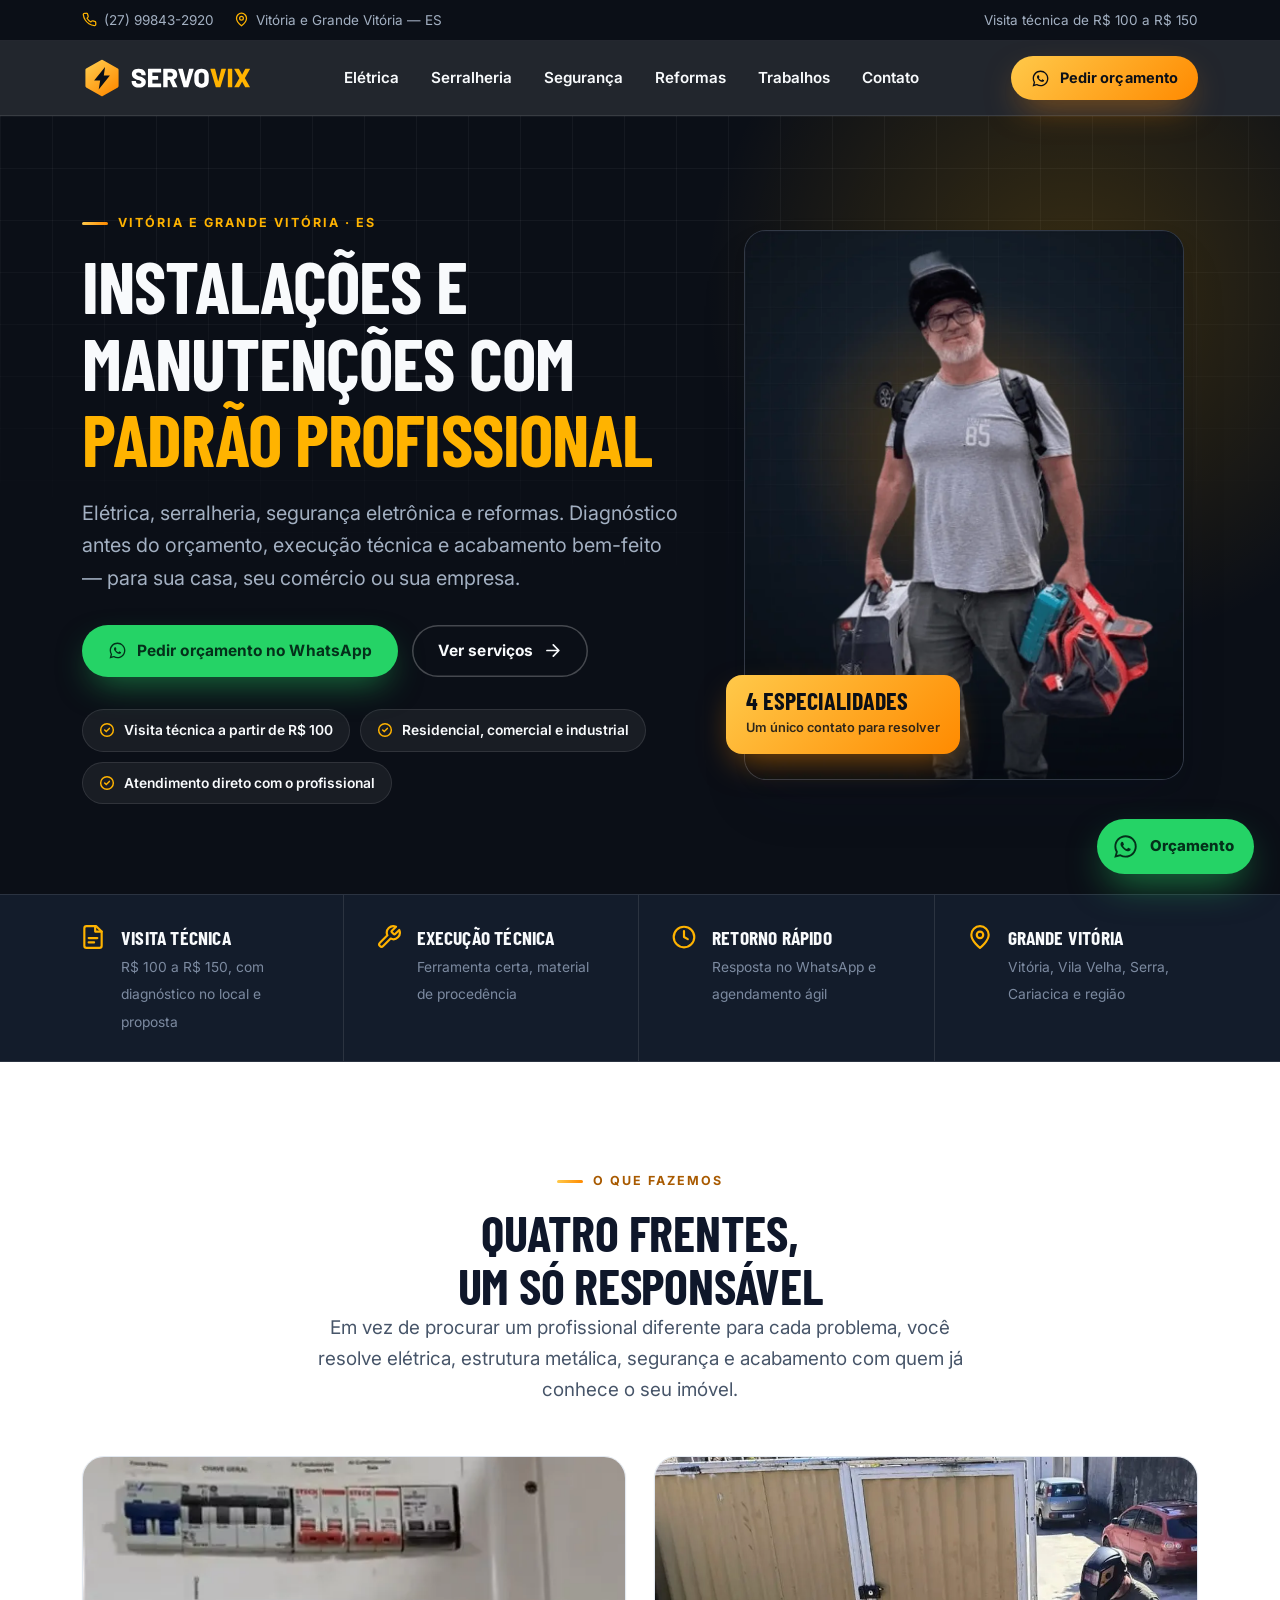
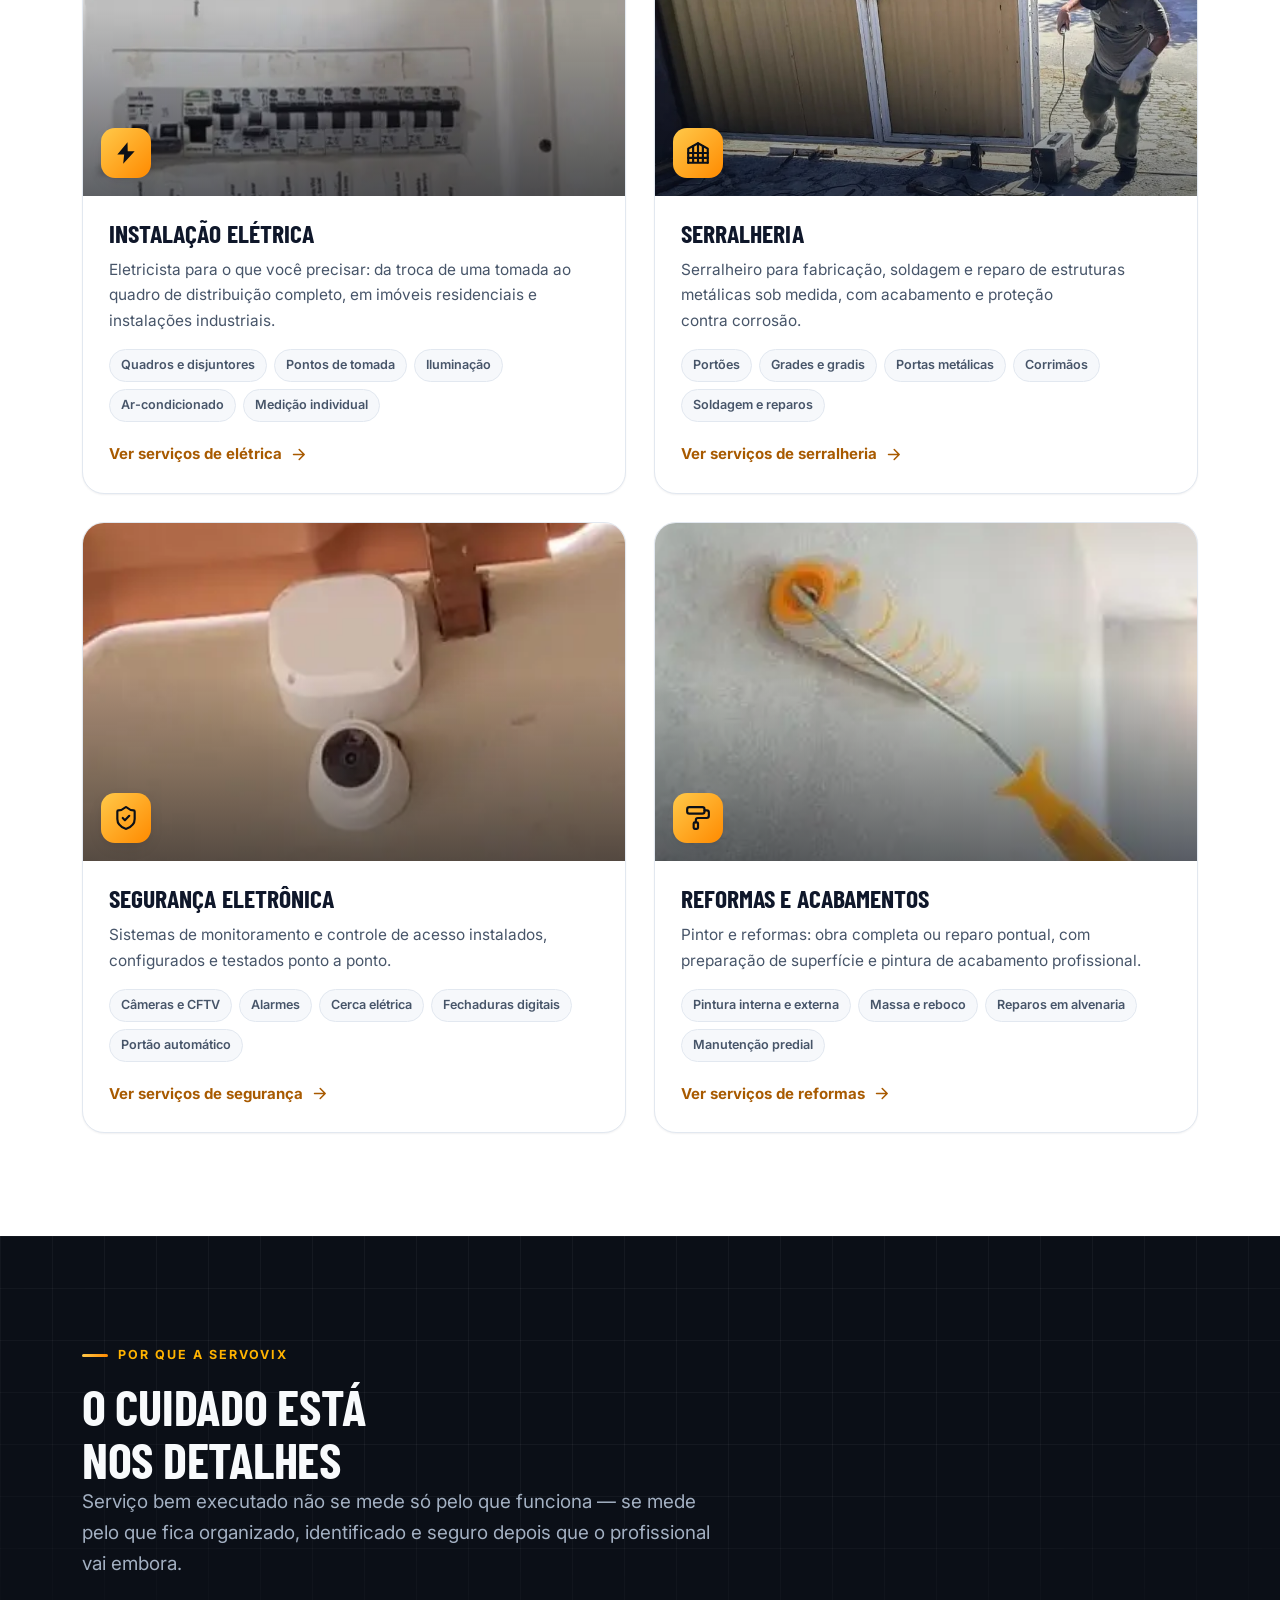
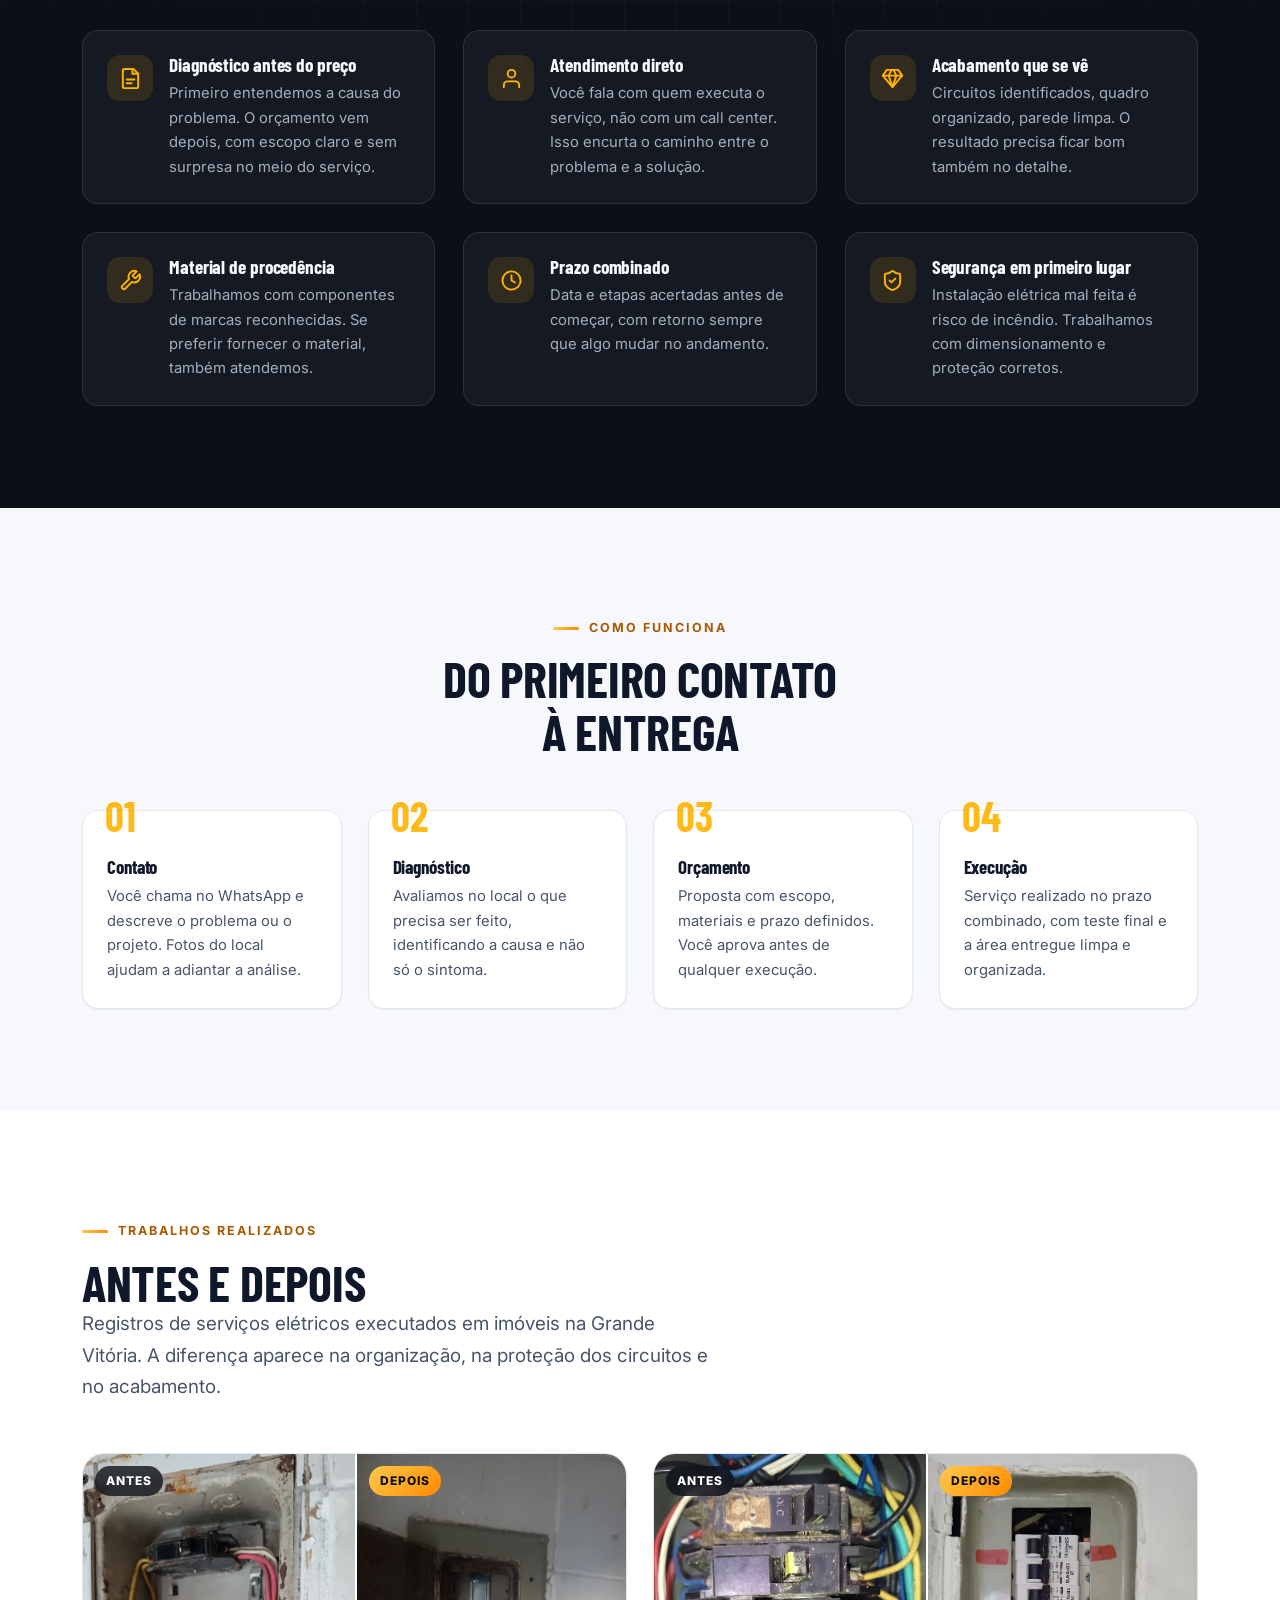
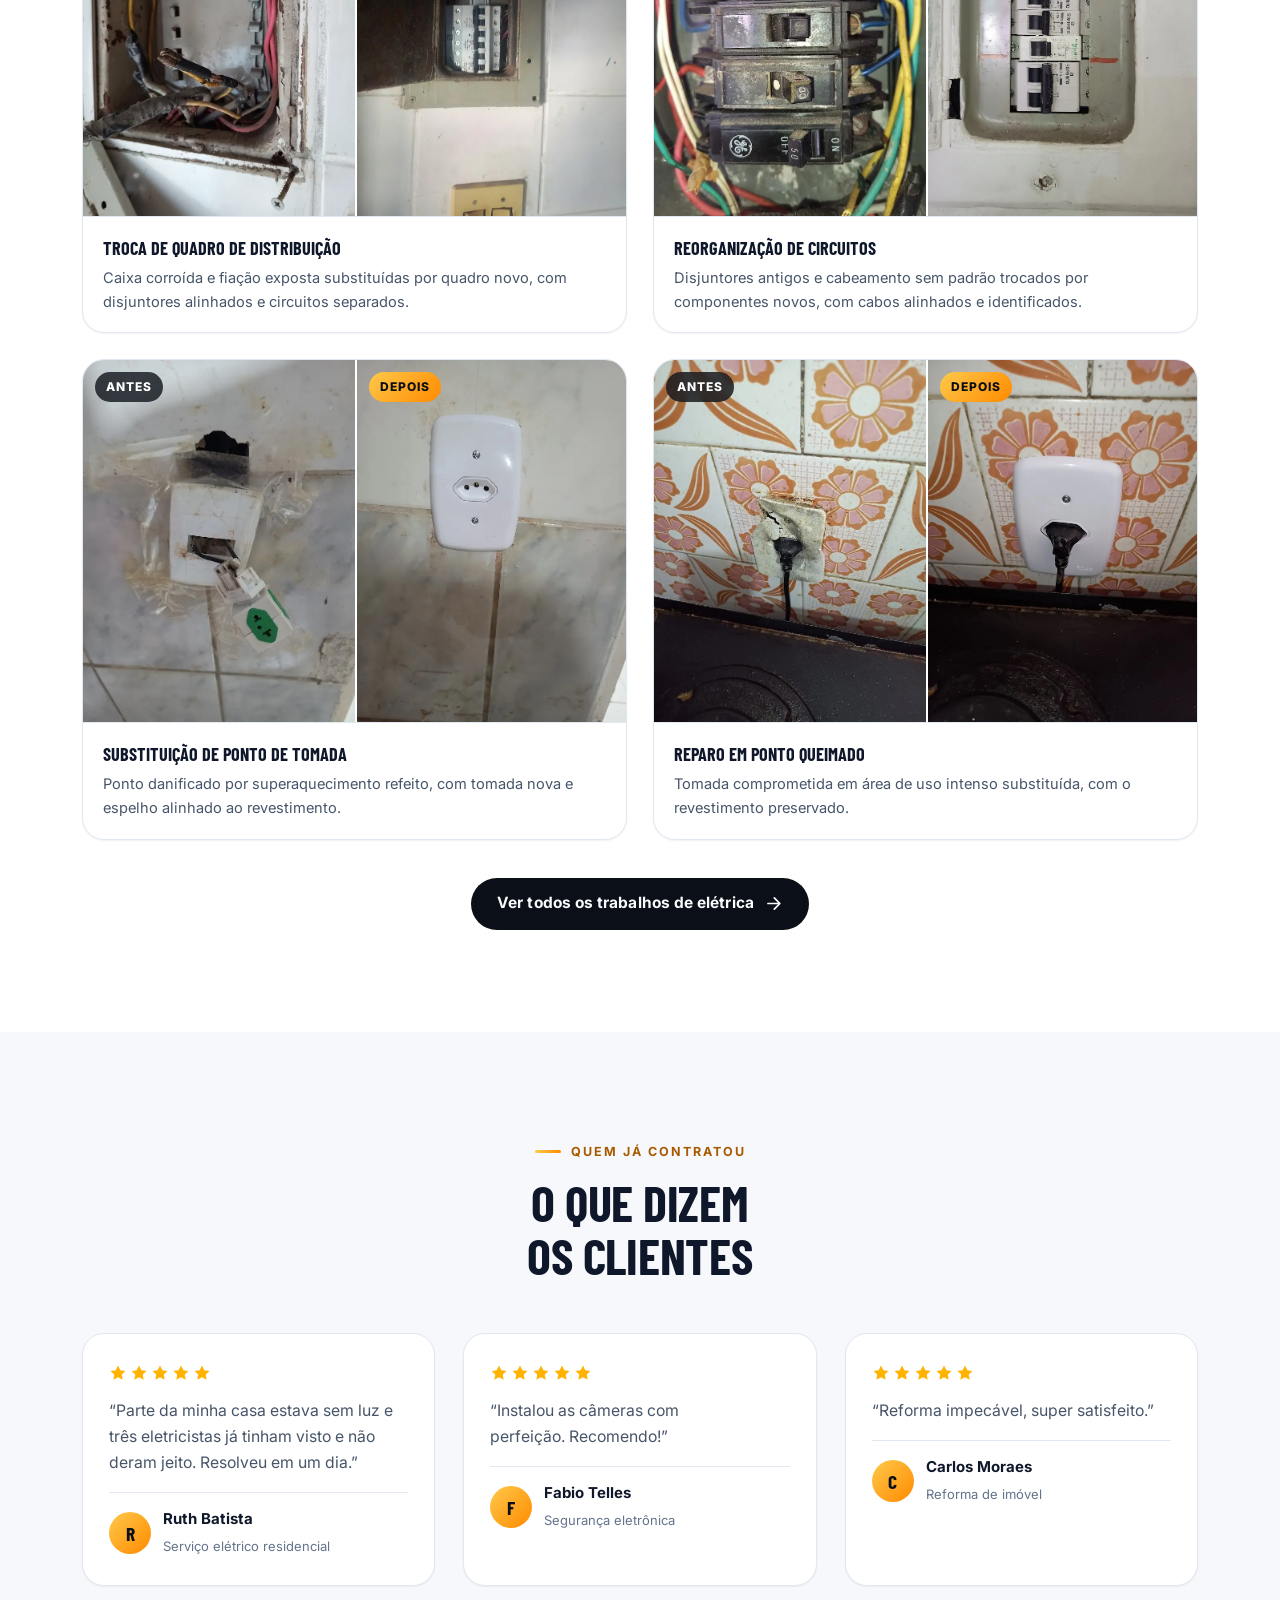
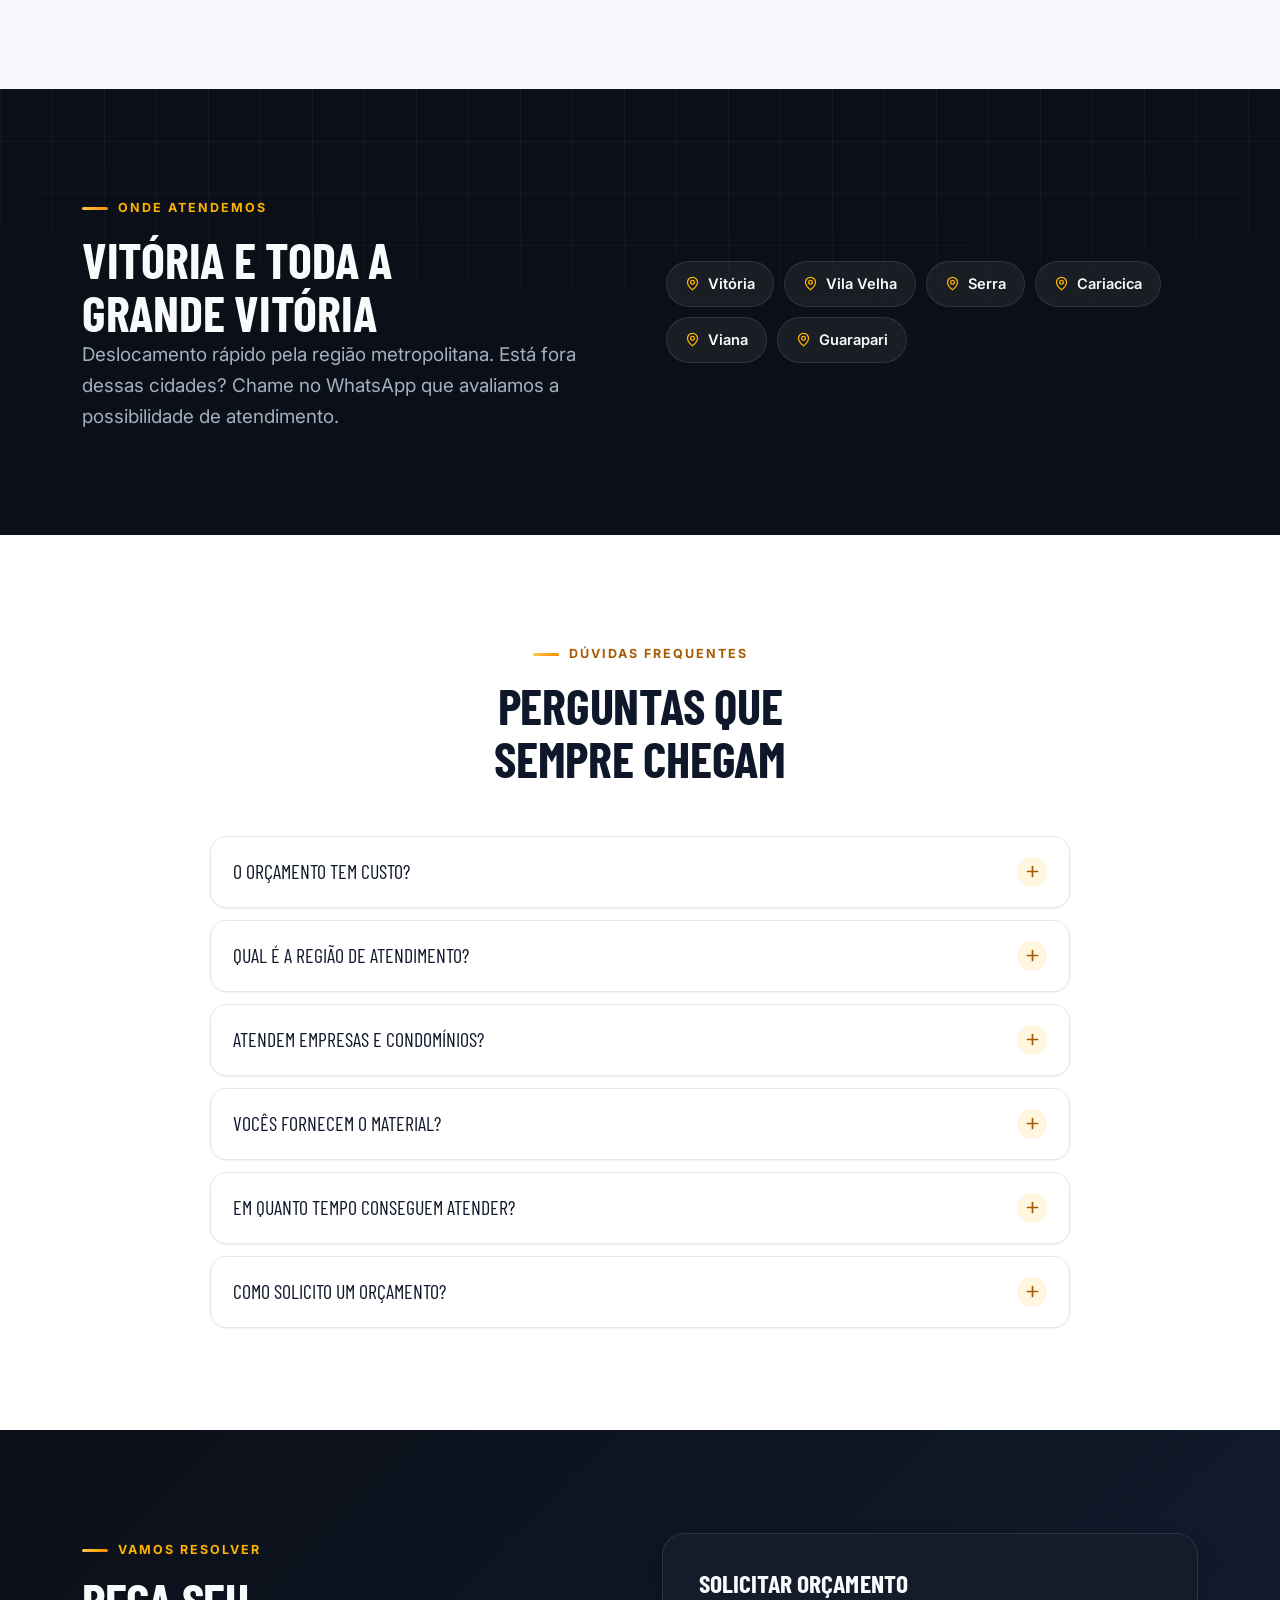
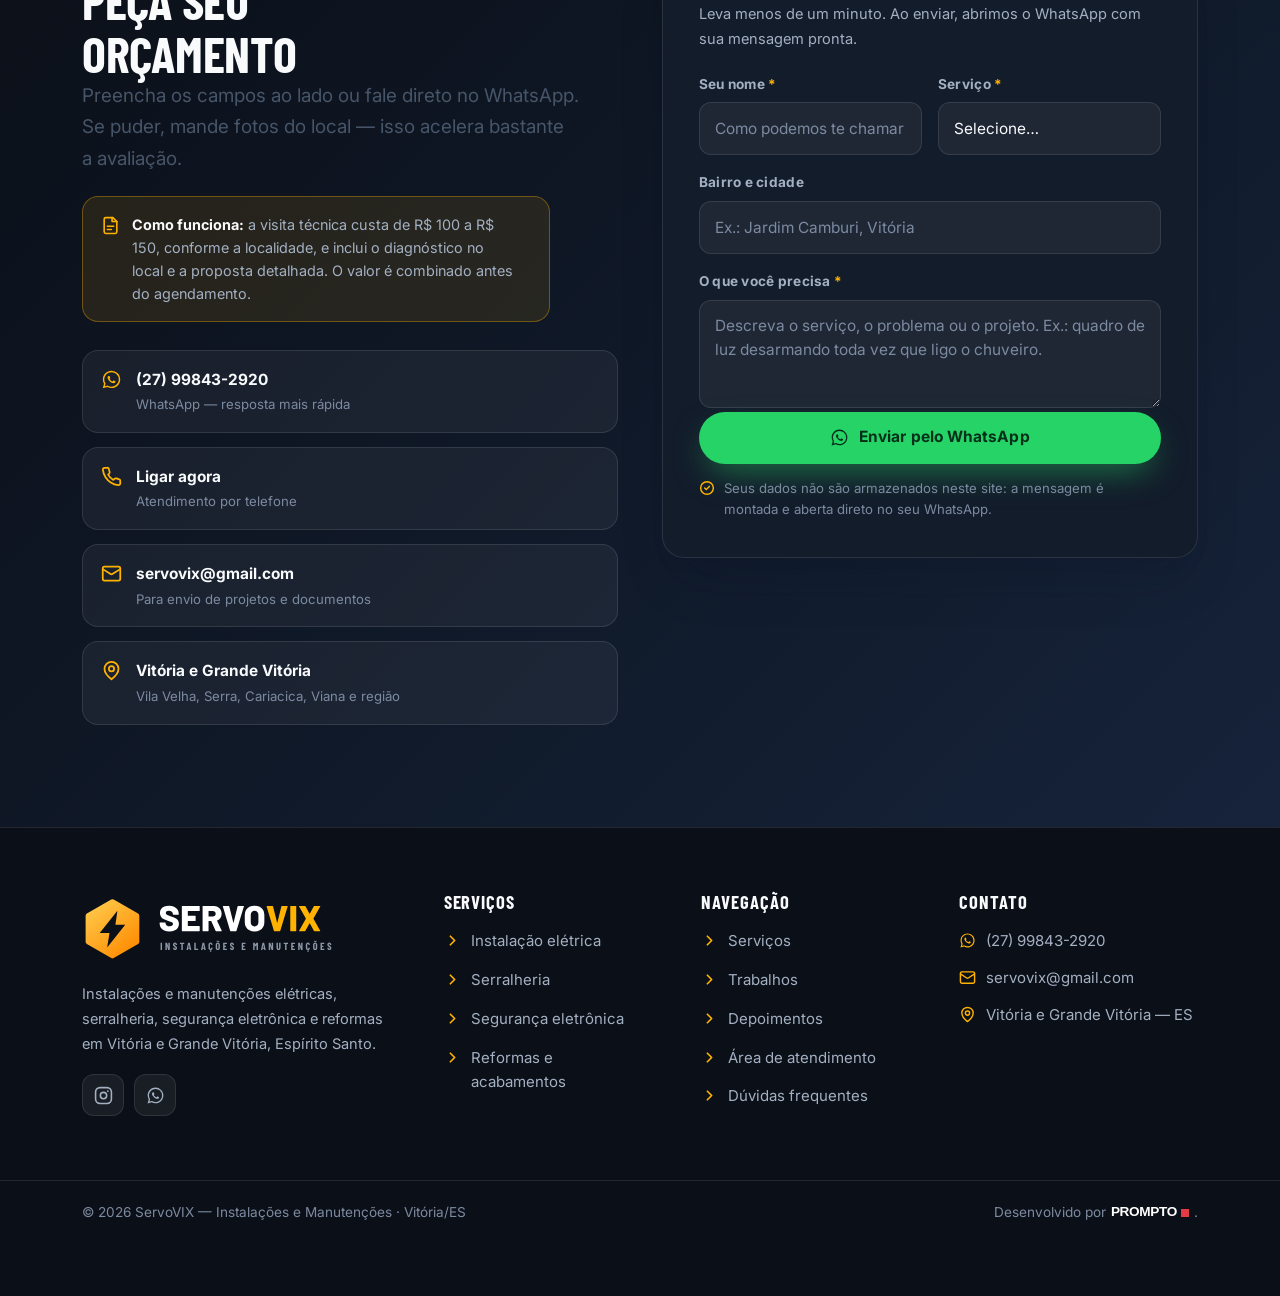
<file: index.html>
<!DOCTYPE html>
<html lang="pt-BR">
<head>
<meta charset="utf-8">
<meta name="viewport" content="width=device-width, initial-scale=1">
<title>Eletricista, Serralheria e Reformas em Vitória/ES | ServoVIX</title>
<meta name="description" content="Eletricista, serralheria, segurança eletrônica e reformas em Vitória e Grande Vitória. Peça seu orçamento pelo WhatsApp.">
<link rel="canonical" href="https://servovix.com.br/">
<meta name="theme-color" content="#0B0F17">
<meta name="author" content="ServoVIX">
<meta name="robots" content="index,follow,max-image-preview:large">

<!-- Open Graph / redes sociais -->
<meta property="og:type" content="website">
<meta property="og:locale" content="pt_BR">
<meta property="og:site_name" content="ServoVIX">
<meta property="og:title" content="Eletricista, Serralheria e Reformas em Vitória/ES | ServoVIX">
<meta property="og:description" content="Eletricista, serralheria, segurança eletrônica e reformas em Vitória e Grande Vitória. Peça seu orçamento pelo WhatsApp.">
<meta property="og:url" content="https://servovix.com.br/">
<meta property="og:image" content="https://servovix.com.br/assets/brand/og-image.jpg">
<meta property="og:image:width" content="1200">
<meta property="og:image:height" content="630">
<meta property="og:image:alt" content="Profissional da ServoVIX com ferramentas — elétrica, serralheria, segurança e reformas">
<meta name="twitter:card" content="summary_large_image">
<meta name="twitter:title" content="Eletricista, Serralheria e Reformas em Vitória/ES | ServoVIX">
<meta name="twitter:description" content="Eletricista, serralheria, segurança eletrônica e reformas em Vitória e Grande Vitória. Atendimento rápido pelo WhatsApp.">
<meta name="twitter:image" content="https://servovix.com.br/assets/brand/og-image.jpg">
<meta name="geo.region" content="BR-ES">
<meta name="geo.placename" content="Vitória, Espírito Santo">

<!-- Ícones -->
<link rel="icon" href="/favicon.ico" sizes="any">
<link rel="icon" type="image/svg+xml" href="/assets/brand/favicon.svg">
<link rel="apple-touch-icon" href="/assets/brand/icon-180.png">
<link rel="manifest" href="/site.webmanifest">

<!-- Fontes -->
<link rel="preconnect" href="https://fonts.googleapis.com">
<link rel="preconnect" href="https://fonts.gstatic.com" crossorigin>
<link rel="stylesheet" href="https://fonts.googleapis.com/css2?family=Barlow+Condensed:wght@600;700&family=Inter:wght@400;500;600;700;800&display=swap">
<link rel="stylesheet" href="/assets/css/servovix.css">

<!-- Imagem do hero é o maior elemento visível (LCP): pré-carregada para
     encurtar o tempo até a primeira pintura significativa. -->
<link rel="preload" as="image" href="/img/profissional.webp" type="image/webp" fetchpriority="high">

<script type="application/ld+json">
{
  "@context": "https://schema.org",
  "@graph": [
    {
      "@type": [
        "LocalBusiness",
        "Electrician"
      ],
      "@id": "https://servovix.com.br/#business",
      "name": "ServoVIX",
      "alternateName": "ServoVIX Instalações e Manutenções",
      "url": "https://servovix.com.br/",
      "description": "Eletricista, serralheria, segurança eletrônica e reformas em Vitória e Grande Vitória, Espírito Santo.",
      "slogan": "Instalações e Manutenções",
      "logo": {
        "@type": "ImageObject",
        "url": "https://servovix.com.br/assets/brand/servovix-mark.png",
        "width": 1024,
        "height": 1024
      },
      "image": [
        "https://servovix.com.br/assets/brand/og-image.jpg",
        "https://servovix.com.br/img/profissional.jpg"
      ],
      "telephone": "+55-27-99843-2920",
      "email": "servovix@gmail.com",
      "contactPoint": {
        "@type": "ContactPoint",
        "telephone": "+55-27-99843-2920",
        "contactType": "customer service",
        "areaServed": "BR",
        "availableLanguage": [
          "pt-BR"
        ]
      },
      "address": {
        "@type": "PostalAddress",
        "addressLocality": "Vitória",
        "addressRegion": "ES",
        "addressCountry": "BR"
      },
      "areaServed": [
        {
          "@type": "City",
          "name": "Vitória"
        },
        {
          "@type": "City",
          "name": "Vila Velha"
        },
        {
          "@type": "City",
          "name": "Serra"
        },
        {
          "@type": "City",
          "name": "Cariacica"
        },
        {
          "@type": "City",
          "name": "Viana"
        },
        {
          "@type": "City",
          "name": "Guarapari"
        }
      ],
      "sameAs": [
        "https://www.instagram.com/servovix.servicos"
      ],
      "knowsAbout": [
        "Eletricista",
        "Instalação elétrica residencial",
        "Instalação elétrica industrial",
        "Quadro de distribuição e disjuntores",
        "Ponto de energia para ar-condicionado",
        "Serralheiro",
        "Serralheria e estruturas metálicas",
        "Portões, grades e corrimãos",
        "CFTV e câmeras de segurança",
        "Alarme e cerca elétrica",
        "Fechadura digital e interfone",
        "Portão automático",
        "Pintor",
        "Reformas e pintura predial"
      ],
      "hasOfferCatalog": {
        "@type": "OfferCatalog",
        "name": "Serviços ServoVIX",
        "itemListElement": [
          {
            "@type": "Offer",
            "itemOffered": {
              "@type": "Service",
              "@id": "https://servovix.com.br/eletrica.html#service",
              "name": "Instalação e manutenção elétrica",
              "serviceType": "Instalação e manutenção elétrica",
              "url": "https://servovix.com.br/eletrica.html",
              "provider": {
                "@id": "https://servovix.com.br/#business"
              },
              "hasOfferCatalog": {
                "@type": "OfferCatalog",
                "name": "Serviços de elétrica",
                "itemListElement": [
                  {
                    "@type": "Offer",
                    "itemOffered": {
                      "@type": "Service",
                      "name": "Quadros de distribuição"
                    }
                  },
                  {
                    "@type": "Offer",
                    "itemOffered": {
                      "@type": "Service",
                      "name": "Disjuntores e proteções"
                    }
                  },
                  {
                    "@type": "Offer",
                    "itemOffered": {
                      "@type": "Service",
                      "name": "Pontos de tomada e interruptores"
                    }
                  },
                  {
                    "@type": "Offer",
                    "itemOffered": {
                      "@type": "Service",
                      "name": "Iluminação"
                    }
                  },
                  {
                    "@type": "Offer",
                    "itemOffered": {
                      "@type": "Service",
                      "name": "Pontos para ar-condicionado"
                    }
                  },
                  {
                    "@type": "Offer",
                    "itemOffered": {
                      "@type": "Service",
                      "name": "Medição individual"
                    }
                  },
                  {
                    "@type": "Offer",
                    "itemOffered": {
                      "@type": "Service",
                      "name": "Diagnóstico de falhas"
                    }
                  },
                  {
                    "@type": "Offer",
                    "itemOffered": {
                      "@type": "Service",
                      "name": "Instalações industriais"
                    }
                  },
                  {
                    "@type": "Offer",
                    "itemOffered": {
                      "@type": "Service",
                      "name": "Manutenção preventiva"
                    }
                  },
                  {
                    "@type": "Offer",
                    "itemOffered": {
                      "@type": "Service",
                      "name": "Reformas elétricas"
                    }
                  }
                ]
              }
            }
          },
          {
            "@type": "Offer",
            "itemOffered": {
              "@type": "Service",
              "@id": "https://servovix.com.br/serralheria.html#service",
              "name": "Serralheria e estruturas metálicas",
              "serviceType": "Serralheria e estruturas metálicas",
              "url": "https://servovix.com.br/serralheria.html",
              "provider": {
                "@id": "https://servovix.com.br/#business"
              },
              "hasOfferCatalog": {
                "@type": "OfferCatalog",
                "name": "Serviços de serralheria",
                "itemListElement": [
                  {
                    "@type": "Offer",
                    "itemOffered": {
                      "@type": "Service",
                      "name": "Portões"
                    }
                  },
                  {
                    "@type": "Offer",
                    "itemOffered": {
                      "@type": "Service",
                      "name": "Grades e gradis"
                    }
                  },
                  {
                    "@type": "Offer",
                    "itemOffered": {
                      "@type": "Service",
                      "name": "Portas metálicas"
                    }
                  },
                  {
                    "@type": "Offer",
                    "itemOffered": {
                      "@type": "Service",
                      "name": "Corrimãos e guarda-corpos"
                    }
                  },
                  {
                    "@type": "Offer",
                    "itemOffered": {
                      "@type": "Service",
                      "name": "Estruturas e suportes"
                    }
                  },
                  {
                    "@type": "Offer",
                    "itemOffered": {
                      "@type": "Service",
                      "name": "Soldagem e reparos"
                    }
                  },
                  {
                    "@type": "Offer",
                    "itemOffered": {
                      "@type": "Service",
                      "name": "Ajuste e alinhamento"
                    }
                  },
                  {
                    "@type": "Offer",
                    "itemOffered": {
                      "@type": "Service",
                      "name": "Proteção anticorrosiva"
                    }
                  }
                ]
              }
            }
          },
          {
            "@type": "Offer",
            "itemOffered": {
              "@type": "Service",
              "@id": "https://servovix.com.br/seguranca.html#service",
              "name": "Segurança eletrônica",
              "serviceType": "Segurança eletrônica",
              "url": "https://servovix.com.br/seguranca.html",
              "provider": {
                "@id": "https://servovix.com.br/#business"
              },
              "hasOfferCatalog": {
                "@type": "OfferCatalog",
                "name": "Serviços de segurança eletrônica",
                "itemListElement": [
                  {
                    "@type": "Offer",
                    "itemOffered": {
                      "@type": "Service",
                      "name": "Câmeras e CFTV"
                    }
                  },
                  {
                    "@type": "Offer",
                    "itemOffered": {
                      "@type": "Service",
                      "name": "Alarmes"
                    }
                  },
                  {
                    "@type": "Offer",
                    "itemOffered": {
                      "@type": "Service",
                      "name": "Cerca elétrica"
                    }
                  },
                  {
                    "@type": "Offer",
                    "itemOffered": {
                      "@type": "Service",
                      "name": "Fechaduras digitais"
                    }
                  },
                  {
                    "@type": "Offer",
                    "itemOffered": {
                      "@type": "Service",
                      "name": "Fechaduras elétricas"
                    }
                  },
                  {
                    "@type": "Offer",
                    "itemOffered": {
                      "@type": "Service",
                      "name": "Automatizadores de portão"
                    }
                  },
                  {
                    "@type": "Offer",
                    "itemOffered": {
                      "@type": "Service",
                      "name": "Interfone e vídeo porteiro"
                    }
                  },
                  {
                    "@type": "Offer",
                    "itemOffered": {
                      "@type": "Service",
                      "name": "Manutenção de sistemas"
                    }
                  }
                ]
              }
            }
          },
          {
            "@type": "Offer",
            "itemOffered": {
              "@type": "Service",
              "@id": "https://servovix.com.br/reformas.html#service",
              "name": "Reformas e acabamentos",
              "serviceType": "Reformas e acabamentos",
              "url": "https://servovix.com.br/reformas.html",
              "provider": {
                "@id": "https://servovix.com.br/#business"
              },
              "hasOfferCatalog": {
                "@type": "OfferCatalog",
                "name": "Serviços de reformas e acabamentos",
                "itemListElement": [
                  {
                    "@type": "Offer",
                    "itemOffered": {
                      "@type": "Service",
                      "name": "Pintura interna e externa"
                    }
                  },
                  {
                    "@type": "Offer",
                    "itemOffered": {
                      "@type": "Service",
                      "name": "Massa corrida e preparo"
                    }
                  },
                  {
                    "@type": "Offer",
                    "itemOffered": {
                      "@type": "Service",
                      "name": "Reparos em alvenaria"
                    }
                  },
                  {
                    "@type": "Offer",
                    "itemOffered": {
                      "@type": "Service",
                      "name": "Pequenas reformas"
                    }
                  },
                  {
                    "@type": "Offer",
                    "itemOffered": {
                      "@type": "Service",
                      "name": "Revestimentos"
                    }
                  },
                  {
                    "@type": "Offer",
                    "itemOffered": {
                      "@type": "Service",
                      "name": "Manutenção predial"
                    }
                  },
                  {
                    "@type": "Offer",
                    "itemOffered": {
                      "@type": "Service",
                      "name": "Acabamento e limpeza"
                    }
                  }
                ]
              }
            }
          }
        ]
      }
    },
    {
      "@type": "WebSite",
      "@id": "https://servovix.com.br/#website",
      "url": "https://servovix.com.br/",
      "name": "ServoVIX",
      "inLanguage": "pt-BR",
      "publisher": {
        "@id": "https://servovix.com.br/#business"
      }
    },
    {
      "@type": "FAQPage",
      "mainEntity": [
        {
          "@type": "Question",
          "name": "O orçamento tem custo?",
          "acceptedAnswer": {
            "@type": "Answer",
            "text": "A visita técnica custa de R$ 100 a R$ 150, conforme a localidade, e inclui o diagnóstico no local e a proposta detalhada do serviço. O valor é informado e combinado antes do agendamento."
          }
        },
        {
          "@type": "Question",
          "name": "Qual é a região de atendimento?",
          "acceptedAnswer": {
            "@type": "Answer",
            "text": "Atendemos Vitória e a Grande Vitória: Vila Velha, Serra, Cariacica, Viana e região. Para outras localidades, consulte pelo WhatsApp."
          }
        },
        {
          "@type": "Question",
          "name": "Atendem empresas e condomínios?",
          "acceptedAnswer": {
            "@type": "Answer",
            "text": "Sim. Executamos serviços residenciais, comerciais e industriais, incluindo manutenção predial e instalações em empresas e condomínios."
          }
        },
        {
          "@type": "Question",
          "name": "Vocês fornecem o material?",
          "acceptedAnswer": {
            "@type": "Answer",
            "text": "Podemos fornecer o material ou trabalhar com o material do cliente. Os itens e valores ficam discriminados no orçamento antes do início do serviço."
          }
        },
        {
          "@type": "Question",
          "name": "Em quanto tempo conseguem atender?",
          "acceptedAnswer": {
            "@type": "Answer",
            "text": "Depende da agenda e do tipo de serviço. Chame no WhatsApp descrevendo a necessidade que retornamos com a disponibilidade mais próxima."
          }
        },
        {
          "@type": "Question",
          "name": "Como solicito um orçamento?",
          "acceptedAnswer": {
            "@type": "Answer",
            "text": "Pelo WhatsApp (27) 99843-2920. Descreva o serviço e, se possível, envie fotos do local — isso agiliza bastante a avaliação."
          }
        }
      ]
    }
  ]
}
</script>
</head>
<body>

<a class="skip" href="#main">Ir para o conteúdo</a>

<!-- ===== Sprite de ícones ===== -->
<svg width="0" height="0" style="position:absolute" aria-hidden="true" focusable="false">
  <defs>
    <g id="i-base" fill="none" stroke="currentColor" stroke-width="2" stroke-linecap="round" stroke-linejoin="round"></g>
  </defs>
  <symbol id="i-wa" viewBox="0 0 24 24"><path fill="currentColor" d="M12.04 2C6.58 2 2.13 6.45 2.13 11.91c0 1.75.46 3.45 1.32 4.95L2 22l5.25-1.38a9.9 9.9 0 0 0 4.79 1.22h.01c5.46 0 9.91-4.45 9.91-9.91 0-2.65-1.03-5.14-2.9-7.01A9.82 9.82 0 0 0 12.04 2m0 1.67c2.2 0 4.27.86 5.83 2.42a8.2 8.2 0 0 1 2.41 5.82c0 4.54-3.7 8.24-8.25 8.24a8.24 8.24 0 0 1-4.2-1.15l-.3-.18-3.12.82.83-3.04-.2-.31a8.2 8.2 0 0 1-1.26-4.38c0-4.54 3.7-8.24 8.26-8.24m-3.1 4.2c-.15 0-.39.06-.6.27-.2.21-.79.77-.79 1.87 0 1.1.81 2.17.92 2.32.11.15 1.56 2.38 3.78 3.34.53.23.94.36 1.26.47.53.17 1.01.14 1.39.09.43-.06 1.31-.54 1.5-1.05.18-.52.18-.96.13-1.05-.06-.09-.2-.15-.42-.26-.22-.11-1.31-.65-1.51-.72-.2-.08-.35-.11-.5.1-.14.22-.57.72-.7.87-.13.15-.26.17-.48.06-.22-.11-.93-.34-1.78-1.1-.66-.59-1.1-1.31-1.23-1.53-.13-.22-.01-.34.1-.45.1-.1.22-.26.33-.39.11-.13.15-.22.22-.37.08-.15.04-.28-.02-.39-.05-.11-.49-1.2-.68-1.64-.18-.42-.36-.37-.49-.37z"/></symbol>
  <symbol id="i-phone" viewBox="0 0 24 24"><path fill="none" stroke="currentColor" stroke-width="2" stroke-linecap="round" stroke-linejoin="round" d="M22 16.92v3a2 2 0 0 1-2.18 2 19.8 19.8 0 0 1-8.63-3.07 19.5 19.5 0 0 1-6-6A19.8 19.8 0 0 1 2.12 4.2 2 2 0 0 1 4.11 2h3a2 2 0 0 1 2 1.72c.13.96.36 1.9.7 2.81a2 2 0 0 1-.45 2.11L8.09 9.91a16 16 0 0 0 6 6l1.27-1.27a2 2 0 0 1 2.11-.45c.91.34 1.85.57 2.81.7A2 2 0 0 1 22 16.92"/></symbol>
  <symbol id="i-mail" viewBox="0 0 24 24"><g fill="none" stroke="currentColor" stroke-width="2" stroke-linecap="round" stroke-linejoin="round"><rect width="20" height="16" x="2" y="4" rx="2"/><path d="m22 7-8.97 5.7a1.94 1.94 0 0 1-2.06 0L2 7"/></g></symbol>
  <symbol id="i-pin" viewBox="0 0 24 24"><g fill="none" stroke="currentColor" stroke-width="2" stroke-linecap="round" stroke-linejoin="round"><path d="M20 10c0 6-8 12-8 12s-8-6-8-12a8 8 0 0 1 16 0"/><circle cx="12" cy="10" r="3"/></g></symbol>
  <symbol id="i-bolt" viewBox="0 0 24 24"><path fill="currentColor" d="M13.4 2 4 13.3h6.3L9.4 22 20 10.4h-6.4z"/></symbol>
  <symbol id="i-shield" viewBox="0 0 24 24"><g fill="none" stroke="currentColor" stroke-width="2" stroke-linecap="round" stroke-linejoin="round"><path d="M20 13c0 5-3.5 7.5-7.66 8.95a1 1 0 0 1-.67 0C7.5 20.5 4 18 4 13V6a1 1 0 0 1 1-1c2 0 4.5-1.2 6.24-2.72a1.17 1.17 0 0 1 1.52 0C14.51 3.81 17 5 19 5a1 1 0 0 1 1 1z"/><path d="m9 12 2 2 4-4"/></g></symbol>
  <symbol id="i-gate" viewBox="0 0 24 24"><g fill="none" stroke="currentColor" stroke-width="2" stroke-linecap="round" stroke-linejoin="round"><path d="M3 21V8l9-5 9 5v13"/><path d="M3 21h18M12 3v18M7.5 5.5V21M16.5 5.5V21M3 12h18M3 16.5h18"/></g></symbol>
  <symbol id="i-roller" viewBox="0 0 24 24"><g fill="none" stroke="currentColor" stroke-width="2" stroke-linecap="round" stroke-linejoin="round"><rect width="16" height="6" x="2" y="2" rx="2"/><path d="M10 16v-2a2 2 0 0 1 2-2h8a2 2 0 0 0 2-2V7a2 2 0 0 0-2-2h-2"/><rect width="4" height="6" x="8" y="16" rx="1"/></g></symbol>
  <symbol id="i-check" viewBox="0 0 24 24"><g fill="none" stroke="currentColor" stroke-width="2.2" stroke-linecap="round" stroke-linejoin="round"><circle cx="12" cy="12" r="9.5"/><path d="m8.5 12 2.4 2.4 4.6-4.8"/></g></symbol>
  <symbol id="i-arrow" viewBox="0 0 24 24"><path fill="none" stroke="currentColor" stroke-width="2.2" stroke-linecap="round" stroke-linejoin="round" d="M5 12h14m-6-7 7 7-7 7"/></symbol>
  <symbol id="i-star" viewBox="0 0 24 24"><path fill="currentColor" d="m12 2 3.09 6.26L22 9.27l-5 4.87 1.18 6.88L12 17.77l-6.18 3.25L7 14.14 2 9.27l6.91-1.01z"/></symbol>
  <symbol id="i-clock" viewBox="0 0 24 24"><g fill="none" stroke="currentColor" stroke-width="2" stroke-linecap="round" stroke-linejoin="round"><circle cx="12" cy="12" r="9.5"/><path d="M12 6.5V12l3.5 2"/></g></symbol>
  <symbol id="i-doc" viewBox="0 0 24 24"><g fill="none" stroke="currentColor" stroke-width="2" stroke-linecap="round" stroke-linejoin="round"><path d="M15 2H6a2 2 0 0 0-2 2v16a2 2 0 0 0 2 2h12a2 2 0 0 0 2-2V7z"/><path d="M14 2v5h6M8 13h8M8 17h5"/></g></symbol>
  <symbol id="i-tools" viewBox="0 0 24 24"><path fill="none" stroke="currentColor" stroke-width="2" stroke-linecap="round" stroke-linejoin="round" d="M14.7 6.3a1 1 0 0 0 0 1.4l1.6 1.6a1 1 0 0 0 1.4 0l3.77-3.77a6 6 0 0 1-7.94 7.94l-6.91 6.91a2.12 2.12 0 0 1-3-3l6.91-6.91a6 6 0 0 1 7.94-7.94z"/></symbol>
  <symbol id="i-gem" viewBox="0 0 24 24"><g fill="none" stroke="currentColor" stroke-width="2" stroke-linecap="round" stroke-linejoin="round"><path d="M6 3h12l4 6-10 12L2 9z"/><path d="M2 9h20M12 21 8 9l3-6M12 21l4-12-3-6"/></g></symbol>
  <symbol id="i-user" viewBox="0 0 24 24"><g fill="none" stroke="currentColor" stroke-width="2" stroke-linecap="round" stroke-linejoin="round"><path d="M20 21v-2a4 4 0 0 0-4-4H8a4 4 0 0 0-4 4v2"/><circle cx="12" cy="7" r="4"/></g></symbol>
  <symbol id="i-ig" viewBox="0 0 24 24"><g fill="none" stroke="currentColor" stroke-width="2" stroke-linecap="round" stroke-linejoin="round"><rect width="20" height="20" x="2" y="2" rx="5.5"/><circle cx="12" cy="12" r="4"/><circle cx="17.5" cy="6.5" r="1.1" fill="currentColor" stroke="none"/></g></symbol>
  <symbol id="i-menu" viewBox="0 0 24 24"><path fill="none" stroke="currentColor" stroke-width="2" stroke-linecap="round" d="M4 7h16M4 12h16M4 17h16"/></symbol>
  <symbol id="i-close" viewBox="0 0 24 24"><path fill="none" stroke="currentColor" stroke-width="2" stroke-linecap="round" d="M18 6 6 18M6 6l12 12"/></symbol>
  <symbol id="i-plus" viewBox="0 0 24 24"><path fill="none" stroke="currentColor" stroke-width="2.4" stroke-linecap="round" d="M5 12h14M12 5v14"/></symbol>
  <symbol id="i-chev" viewBox="0 0 24 24"><path fill="none" stroke="currentColor" stroke-width="2.4" stroke-linecap="round" stroke-linejoin="round" d="m9 18 6-6-6-6"/></symbol>
</svg>

<!-- ===== Barra superior ===== -->
<div class="topbar">
  <div class="wrap">
    <div class="topbar-l">
      <a href="tel:+5527998432920">
        <svg aria-hidden="true"><use href="#i-phone"/></svg>(27) 99843-2920</a>
      <span class="topbar-local">
        <svg aria-hidden="true"><use href="#i-pin"/></svg><span><span class="so-lg">Vitória e </span>Grande Vitória — ES</span></span>
    </div>
    <div class="topbar-r hide-sm"><span>Visita técnica de R$ 100 a R$ 150</span></div>
  </div>
</div>

<!-- ===== Cabeçalho ===== -->
<header class="hdr">
  <div class="wrap">
    <a class="brand" href="/" aria-label="ServoVIX — página inicial">
      <img src="/assets/brand/servovix-logo-compact.svg" alt="ServoVIX — Instalações e Manutenções" width="170" height="40">
    </a>
    <nav class="nav" aria-label="Navegação principal">
      <a href="/eletrica.html">Elétrica</a>
      <a href="/serralheria.html">Serralheria</a>
      <a href="/seguranca.html">Segurança</a>
      <a href="/reformas.html">Reformas</a>
      <a href="#trabalhos">Trabalhos</a>
      <a href="#contato">Contato</a>
    </nav>
    <div class="hdr-cta">
      <a class="btn btn--primary btn--sm" href="https://wa.me/5527998432920?text=Ol%C3%A1!%20Vim%20pelo%20site%20e%20gostaria%20de%20um%20or%C3%A7amento." target="_blank" rel="noopener">
        <svg aria-hidden="true"><use href="#i-wa"/></svg>Pedir orçamento</a>
      <button class="burger" id="burger" aria-label="Abrir menu" aria-expanded="false" aria-controls="drawer">
        <svg aria-hidden="true"><use href="#i-menu"/></svg>
      </button>
    </div>
  </div>
</header>

<!-- ===== Menu mobile ===== -->
<div class="drawer" id="drawer" data-open="false" aria-hidden="true">
  <div class="drawer__veil" data-close></div>
  <div class="drawer__panel" role="dialog" aria-modal="true" aria-label="Menu">
    <div class="drawer__top">
      <img src="/assets/brand/servovix-logo-compact.svg" alt="ServoVIX" width="153" height="36">
      <button class="burger" data-close aria-label="Fechar menu"><svg aria-hidden="true"><use href="#i-close"/></svg></button>
    </div>
    <a class="dlink" href="/eletrica.html">Elétrica</a>
    <a class="dlink" href="/serralheria.html">Serralheria</a>
    <a class="dlink" href="/seguranca.html">Segurança</a>
    <a class="dlink" href="/reformas.html">Reformas</a>
    <a class="dlink" href="#trabalhos">Trabalhos</a>
    <a class="dlink" href="#faq">Dúvidas</a>
    <a class="dlink" href="#contato">Contato</a>
    <a class="btn btn--wa" href="https://wa.me/5527998432920?text=Ol%C3%A1!%20Vim%20pelo%20site%20e%20gostaria%20de%20um%20or%C3%A7amento." target="_blank" rel="noopener">
      <svg aria-hidden="true"><use href="#i-wa"/></svg>Falar no WhatsApp</a>
  </div>
</div>

<main id="main">

  <!-- ===== Hero ===== -->
  <section class="hero mesh">
    <div class="wrap">
      <div>
        <p class="eyebrow">Vitória e Grande Vitória · ES</p>
        <h1 class="h1">Instalações e manutenções com <em>padrão profissional</em></h1>
        <p class="lead">Elétrica, serralheria, segurança eletrônica e reformas. Diagnóstico antes do orçamento, execução técnica e acabamento bem-feito — para sua casa, seu comércio ou sua empresa.</p>
        <div class="btn-row">
          <a class="btn btn--wa" href="https://wa.me/5527998432920?text=Ol%C3%A1!%20Vim%20pelo%20site%20e%20gostaria%20de%20um%20or%C3%A7amento." target="_blank" rel="noopener">
            <svg aria-hidden="true"><use href="#i-wa"/></svg>Pedir orçamento no WhatsApp</a>
          <a class="btn btn--ghost" href="#servicos">Ver serviços<svg aria-hidden="true"><use href="#i-arrow"/></svg></a>
        </div>
        <ul class="hero-chips">
          <li class="chip"><svg aria-hidden="true"><use href="#i-check"/></svg>Visita técnica a partir de R$ 100</li>
          <li class="chip"><svg aria-hidden="true"><use href="#i-check"/></svg>Residencial, comercial e industrial</li>
          <li class="chip"><svg aria-hidden="true"><use href="#i-check"/></svg>Atendimento direto com o profissional</li>
        </ul>
      </div>

      <div class="hero-art">
        <div class="hero-art__frame">
          <picture>
            <source srcset="/img/profissional.webp" type="image/webp">
            <img src="/img/profissional.jpg" width="900" height="1125" alt="Profissional da ServoVIX com capacete de solda, mochila e ferramentas, a caminho de um atendimento" fetchpriority="high">
          </picture>
        </div>
        <div class="hero-art__badge">
          <strong>4 especialidades</strong>
          <span>Um único contato para resolver</span>
        </div>
      </div>
    </div>
  </section>

  <!-- ===== Faixa de confiança ===== -->
  <section class="trust" aria-label="Nossos compromissos">
    <div class="wrap">
      <div class="trust__i"><svg aria-hidden="true"><use href="#i-doc"/></svg>
        <div><b>Visita técnica</b><span>R$ 100 a R$ 150, com diagnóstico no local e proposta</span></div></div>
      <div class="trust__i"><svg aria-hidden="true"><use href="#i-tools"/></svg>
        <div><b>Execução técnica</b><span>Ferramenta certa, material de procedência</span></div></div>
      <div class="trust__i"><svg aria-hidden="true"><use href="#i-clock"/></svg>
        <div><b>Retorno rápido</b><span>Resposta no WhatsApp e agendamento ágil</span></div></div>
      <div class="trust__i"><svg aria-hidden="true"><use href="#i-pin"/></svg>
        <div><b>Grande Vitória</b><span>Vitória, Vila Velha, Serra, Cariacica e região</span></div></div>
    </div>
  </section>

  <!-- ===== Serviços ===== -->
  <section class="sec" id="servicos">
    <div class="wrap">
      <div class="sec-head sec-head--c rv">
        <p class="eyebrow" style="justify-content:center">O que fazemos</p>
        <h2 class="h2">Quatro frentes,<br>um só responsável</h2>
        <p class="lead" style="margin-inline:auto">Em vez de procurar um profissional diferente para cada problema, você resolve elétrica, estrutura metálica, segurança e acabamento com quem já conhece o seu imóvel.</p>
      </div>

      <div class="grid g-2">

        <article class="svc rv">
          <div class="svc__media">
            <picture>
              <source srcset="/img/disjuntores.webp" type="image/webp">
              <img src="/img/disjuntores.jpg" width="1200" height="900" loading="lazy" alt="Quadro de disjuntores instalado e organizado">
            </picture>
            <span class="svc__ico"><svg aria-hidden="true"><use href="#i-bolt"/></svg></span>
          </div>
          <div class="svc__body">
            <h3 class="h3">Instalação elétrica</h3>
            <p>Eletricista para o que você precisar: da troca de uma tomada ao quadro de distribuição completo, em imóveis residenciais e instalações industriais.</p>
            <ul class="tags">
              <li>Quadros e disjuntores</li><li>Pontos de tomada</li><li>Iluminação</li>
              <li>Ar-condicionado</li><li>Medição individual</li>
            </ul>
            <a class="svc__link" href="/eletrica.html">Ver serviços de elétrica<svg aria-hidden="true"><use href="#i-arrow"/></svg></a>
          </div>
        </article>

        <article class="svc rv" data-delay="80">
          <div class="svc__media">
            <picture>
              <source srcset="/img/portao.webp" type="image/webp">
              <img src="/img/portao.jpg" width="1200" height="900" loading="lazy" alt="Instalação de portão metálico com solda no local">
            </picture>
            <span class="svc__ico"><svg aria-hidden="true"><use href="#i-gate"/></svg></span>
          </div>
          <div class="svc__body">
            <h3 class="h3">Serralheria</h3>
            <p>Serralheiro para fabricação, soldagem e reparo de estruturas metálicas sob medida, com acabamento e proteção contra corrosão.</p>
            <ul class="tags">
              <li>Portões</li><li>Grades e gradis</li><li>Portas metálicas</li>
              <li>Corrimãos</li><li>Soldagem e reparos</li>
            </ul>
            <a class="svc__link" href="/serralheria.html">Ver serviços de serralheria<svg aria-hidden="true"><use href="#i-arrow"/></svg></a>
          </div>
        </article>

        <article class="svc rv">
          <div class="svc__media">
            <picture>
              <source srcset="/img/camera.webp" type="image/webp">
              <img src="/img/camera.jpg" width="900" height="675" loading="lazy" alt="Câmera de segurança instalada na parede externa de um imóvel">
            </picture>
            <span class="svc__ico"><svg aria-hidden="true"><use href="#i-shield"/></svg></span>
          </div>
          <div class="svc__body">
            <h3 class="h3">Segurança eletrônica</h3>
            <p>Sistemas de monitoramento e controle de acesso instalados, configurados e testados ponto a ponto.</p>
            <ul class="tags">
              <li>Câmeras e CFTV</li><li>Alarmes</li><li>Cerca elétrica</li>
              <li>Fechaduras digitais</li><li>Portão automático</li>
            </ul>
            <a class="svc__link" href="/seguranca.html">Ver serviços de segurança<svg aria-hidden="true"><use href="#i-arrow"/></svg></a>
          </div>
        </article>

        <article class="svc rv" data-delay="80">
          <div class="svc__media">
            <picture>
              <source srcset="/img/pintura.webp" type="image/webp">
              <img src="/img/pintura.jpg" width="900" height="675" loading="lazy" alt="Aplicação de pintura com rolo em parede interna">
            </picture>
            <span class="svc__ico"><svg aria-hidden="true"><use href="#i-roller"/></svg></span>
          </div>
          <div class="svc__body">
            <h3 class="h3">Reformas e acabamentos</h3>
            <p>Pintor e reformas: obra completa ou reparo pontual, com preparação de superfície e pintura de acabamento profissional.</p>
            <ul class="tags">
              <li>Pintura interna e externa</li><li>Massa e reboco</li>
              <li>Reparos em alvenaria</li><li>Manutenção predial</li>
            </ul>
            <a class="svc__link" href="/reformas.html">Ver serviços de reformas<svg aria-hidden="true"><use href="#i-arrow"/></svg></a>
          </div>
        </article>

      </div>
    </div>
  </section>

  <!-- ===== Diferenciais ===== -->
  <section class="sec sec--dark mesh">
    <div class="wrap">
      <div class="sec-head rv">
        <p class="eyebrow">Por que a ServoVIX</p>
        <h2 class="h2">O cuidado está<br>nos detalhes</h2>
        <p class="lead">Serviço bem executado não se mede só pelo que funciona — se mede pelo que fica organizado, identificado e seguro depois que o profissional vai embora.</p>
      </div>

      <div class="grid g-3">
        <div class="feat rv">
          <span class="feat__ico"><svg aria-hidden="true"><use href="#i-doc"/></svg></span>
          <div><h3>Diagnóstico antes do preço</h3><p>Primeiro entendemos a causa do problema. O orçamento vem depois, com escopo claro e sem surpresa no meio do serviço.</p></div>
        </div>
        <div class="feat rv" data-delay="60">
          <span class="feat__ico"><svg aria-hidden="true"><use href="#i-user"/></svg></span>
          <div><h3>Atendimento direto</h3><p>Você fala com quem executa o serviço, não com um call center. Isso encurta o caminho entre o problema e a solução.</p></div>
        </div>
        <div class="feat rv" data-delay="120">
          <span class="feat__ico"><svg aria-hidden="true"><use href="#i-gem"/></svg></span>
          <div><h3>Acabamento que se vê</h3><p>Circuitos identificados, quadro organizado, parede limpa. O resultado precisa ficar bom também no detalhe.</p></div>
        </div>
        <div class="feat rv">
          <span class="feat__ico"><svg aria-hidden="true"><use href="#i-tools"/></svg></span>
          <div><h3>Material de procedência</h3><p>Trabalhamos com componentes de marcas reconhecidas. Se preferir fornecer o material, também atendemos.</p></div>
        </div>
        <div class="feat rv" data-delay="60">
          <span class="feat__ico"><svg aria-hidden="true"><use href="#i-clock"/></svg></span>
          <div><h3>Prazo combinado</h3><p>Data e etapas acertadas antes de começar, com retorno sempre que algo mudar no andamento.</p></div>
        </div>
        <div class="feat rv" data-delay="120">
          <span class="feat__ico"><svg aria-hidden="true"><use href="#i-shield"/></svg></span>
          <div><h3>Segurança em primeiro lugar</h3><p>Instalação elétrica mal feita é risco de incêndio. Trabalhamos com dimensionamento e proteção corretos.</p></div>
        </div>
      </div>
    </div>
  </section>

  <!-- ===== Processo ===== -->
  <section class="sec sec--alt">
    <div class="wrap">
      <div class="sec-head sec-head--c rv">
        <p class="eyebrow" style="justify-content:center">Como funciona</p>
        <h2 class="h2">Do primeiro contato<br>à entrega</h2>
      </div>
      <div class="steps">
        <div class="step rv"><h3>Contato</h3><p>Você chama no WhatsApp e descreve o problema ou o projeto. Fotos do local ajudam a adiantar a análise.</p></div>
        <div class="step rv" data-delay="70"><h3>Diagnóstico</h3><p>Avaliamos no local o que precisa ser feito, identificando a causa e não só o sintoma.</p></div>
        <div class="step rv" data-delay="140"><h3>Orçamento</h3><p>Proposta com escopo, materiais e prazo definidos. Você aprova antes de qualquer execução.</p></div>
        <div class="step rv" data-delay="210"><h3>Execução</h3><p>Serviço realizado no prazo combinado, com teste final e a área entregue limpa e organizada.</p></div>
      </div>
    </div>
  </section>

  <!-- ===== Antes e depois ===== -->
  <section class="sec" id="trabalhos">
    <div class="wrap">
      <div class="sec-head rv">
        <p class="eyebrow">Trabalhos realizados</p>
        <h2 class="h2">Antes e depois</h2>
        <p class="lead">Registros de serviços elétricos executados em imóveis na Grande Vitória. A diferença aparece na organização, na proteção dos circuitos e no acabamento.</p>
      </div>

      <div class="ba">
        <article class="ba__card rv">
          <div class="ba__pair">
            <div class="ba__side"><span class="ba__tag ba__tag--a">Antes</span>
              <picture><source srcset="/img/elet/elet1.webp" type="image/webp">
              <img src="/img/elet/elet1.jpg" width="900" height="1100" loading="lazy" alt="Quadro elétrico antigo com caixa corroída e fiação exposta"></picture></div>
            <div class="ba__side"><span class="ba__tag ba__tag--d">Depois</span>
              <picture><source srcset="/img/elet/elet2.webp" type="image/webp">
              <img src="/img/elet/elet2.jpg" width="900" height="1100" loading="lazy" alt="Quadro elétrico novo instalado, com disjuntores alinhados"></picture></div>
          </div>
          <p class="ba__cap"><b>Troca de quadro de distribuição</b>Caixa corroída e fiação exposta substituídas por quadro novo, com disjuntores alinhados e circuitos separados.</p>
        </article>

        <article class="ba__card rv" data-delay="80">
          <div class="ba__pair">
            <div class="ba__side"><span class="ba__tag ba__tag--a">Antes</span>
              <picture><source srcset="/img/elet/elet7.webp" type="image/webp">
              <img src="/img/elet/elet7.jpg" width="900" height="1100" loading="lazy" alt="Disjuntores antigos com fiação desorganizada"></picture></div>
            <div class="ba__side"><span class="ba__tag ba__tag--d">Depois</span>
              <picture><source srcset="/img/elet/elet8.webp" type="image/webp">
              <img src="/img/elet/elet8.jpg" width="900" height="1100" loading="lazy" alt="Quadro reorganizado com disjuntores novos e cabos alinhados"></picture></div>
          </div>
          <p class="ba__cap"><b>Reorganização de circuitos</b>Disjuntores antigos e cabeamento sem padrão trocados por componentes novos, com cabos alinhados e identificados.</p>
        </article>

        <article class="ba__card rv">
          <div class="ba__pair">
            <div class="ba__side"><span class="ba__tag ba__tag--a">Antes</span>
              <picture><source srcset="/img/elet/elet3.webp" type="image/webp">
              <img src="/img/elet/elet3.jpg" width="900" height="1100" loading="lazy" alt="Tomada danificada e queimada na parede"></picture></div>
            <div class="ba__side"><span class="ba__tag ba__tag--d">Depois</span>
              <picture><source srcset="/img/elet/elet4.webp" type="image/webp">
              <img src="/img/elet/elet4.jpg" width="900" height="1100" loading="lazy" alt="Tomada nova instalada com espelho alinhado"></picture></div>
          </div>
          <p class="ba__cap"><b>Substituição de ponto de tomada</b>Ponto danificado por superaquecimento refeito, com tomada nova e espelho alinhado ao revestimento.</p>
        </article>

        <article class="ba__card rv" data-delay="80">
          <div class="ba__pair">
            <div class="ba__side"><span class="ba__tag ba__tag--a">Antes</span>
              <picture><source srcset="/img/elet/elet5.webp" type="image/webp">
              <img src="/img/elet/elet5.jpg" width="900" height="1100" loading="lazy" alt="Tomada queimada em parede revestida de azulejo"></picture></div>
            <div class="ba__side"><span class="ba__tag ba__tag--d">Depois</span>
              <picture><source srcset="/img/elet/elet6.webp" type="image/webp">
              <img src="/img/elet/elet6.jpg" width="900" height="1100" loading="lazy" alt="Tomada nova instalada em parede de azulejo"></picture></div>
          </div>
          <p class="ba__cap"><b>Reparo em ponto queimado</b>Tomada comprometida em área de uso intenso substituída, com o revestimento preservado.</p>
        </article>
      </div>

      <div class="btn-row rv" style="margin-top:38px;justify-content:center">
        <a class="btn btn--dark" href="/eletrica.html">Ver todos os trabalhos de elétrica<svg aria-hidden="true"><use href="#i-arrow"/></svg></a>
      </div>
    </div>
  </section>

  <!-- ===== Depoimentos ===== -->
  <section class="sec sec--alt" id="depoimentos">
    <div class="wrap">
      <div class="sec-head sec-head--c rv">
        <p class="eyebrow" style="justify-content:center">Quem já contratou</p>
        <h2 class="h2">O que dizem<br>os clientes</h2>
      </div>
      <div class="grid g-3">
        <figure class="quote rv">
          <div class="quote__stars" aria-label="5 de 5 estrelas">
            <svg aria-hidden="true"><use href="#i-star"/></svg><svg aria-hidden="true"><use href="#i-star"/></svg><svg aria-hidden="true"><use href="#i-star"/></svg><svg aria-hidden="true"><use href="#i-star"/></svg><svg aria-hidden="true"><use href="#i-star"/></svg>
          </div>
          <blockquote><p>“Parte da minha casa estava sem luz e três eletricistas já tinham visto e não deram jeito. Resolveu em um dia.”</p></blockquote>
          <footer><span class="avatar" aria-hidden="true">R</span><div><cite>Ruth Batista</cite><small>Serviço elétrico residencial</small></div></footer>
        </figure>
        <figure class="quote rv" data-delay="80">
          <div class="quote__stars" aria-label="5 de 5 estrelas">
            <svg aria-hidden="true"><use href="#i-star"/></svg><svg aria-hidden="true"><use href="#i-star"/></svg><svg aria-hidden="true"><use href="#i-star"/></svg><svg aria-hidden="true"><use href="#i-star"/></svg><svg aria-hidden="true"><use href="#i-star"/></svg>
          </div>
          <blockquote><p>“Instalou as câmeras com perfeição. Recomendo!”</p></blockquote>
          <footer><span class="avatar" aria-hidden="true">F</span><div><cite>Fabio Telles</cite><small>Segurança eletrônica</small></div></footer>
        </figure>
        <figure class="quote rv" data-delay="160">
          <div class="quote__stars" aria-label="5 de 5 estrelas">
            <svg aria-hidden="true"><use href="#i-star"/></svg><svg aria-hidden="true"><use href="#i-star"/></svg><svg aria-hidden="true"><use href="#i-star"/></svg><svg aria-hidden="true"><use href="#i-star"/></svg><svg aria-hidden="true"><use href="#i-star"/></svg>
          </div>
          <blockquote><p>“Reforma impecável, super satisfeito.”</p></blockquote>
          <footer><span class="avatar" aria-hidden="true">C</span><div><cite>Carlos Moraes</cite><small>Reforma de imóvel</small></div></footer>
        </figure>
      </div>
    </div>
  </section>

  <!-- ===== Área de atendimento ===== -->
  <section class="sec sec--dark mesh" id="area">
    <div class="wrap" style="display:grid;grid-template-columns:repeat(auto-fit,minmax(300px,1fr));gap:clamp(28px,4vw,56px);align-items:center">
      <div class="rv">
        <p class="eyebrow">Onde atendemos</p>
        <h2 class="h2">Vitória e toda a<br>Grande Vitória</h2>
        <p class="lead">Deslocamento rápido pela região metropolitana. Está fora dessas cidades? Chame no WhatsApp que avaliamos a possibilidade de atendimento.</p>
      </div>
      <div class="rv" data-delay="90">
        <ul class="areas">
          <li><svg aria-hidden="true"><use href="#i-pin"/></svg>Vitória</li>
          <li><svg aria-hidden="true"><use href="#i-pin"/></svg>Vila Velha</li>
          <li><svg aria-hidden="true"><use href="#i-pin"/></svg>Serra</li>
          <li><svg aria-hidden="true"><use href="#i-pin"/></svg>Cariacica</li>
          <li><svg aria-hidden="true"><use href="#i-pin"/></svg>Viana</li>
          <li><svg aria-hidden="true"><use href="#i-pin"/></svg>Guarapari</li>
        </ul>
      </div>
    </div>
  </section>

  <!-- ===== FAQ ===== -->
  <section class="sec" id="faq">
    <div class="wrap">
      <div class="sec-head sec-head--c rv">
        <p class="eyebrow" style="justify-content:center">Dúvidas frequentes</p>
        <h2 class="h2">Perguntas que<br>sempre chegam</h2>
      </div>
      <div class="faq">
        <div class="ac rv" data-open="false">
          <button class="ac__btn" aria-expanded="false" aria-controls="f1">O orçamento tem custo?<span class="ac__ico"><svg aria-hidden="true"><use href="#i-plus"/></svg></span></button>
          <div class="ac__panel" id="f1" aria-hidden="true"><div><p>A visita técnica custa de R$ 100 a R$ 150, conforme a localidade, e inclui o diagnóstico no local e a proposta detalhada do serviço. O valor é informado e combinado antes do agendamento.</p></div></div>
        </div>
        <div class="ac rv" data-open="false">
          <button class="ac__btn" aria-expanded="false" aria-controls="f2">Qual é a região de atendimento?<span class="ac__ico"><svg aria-hidden="true"><use href="#i-plus"/></svg></span></button>
          <div class="ac__panel" id="f2" aria-hidden="true"><div><p>Atendemos Vitória e a Grande Vitória — Vila Velha, Serra, Cariacica, Viana e região. Para outras localidades, consulte pelo WhatsApp.</p></div></div>
        </div>
        <div class="ac rv" data-open="false">
          <button class="ac__btn" aria-expanded="false" aria-controls="f3">Atendem empresas e condomínios?<span class="ac__ico"><svg aria-hidden="true"><use href="#i-plus"/></svg></span></button>
          <div class="ac__panel" id="f3" aria-hidden="true"><div><p>Sim. Executamos serviços residenciais, comerciais e industriais, incluindo manutenção predial e instalações em empresas e condomínios.</p></div></div>
        </div>
        <div class="ac rv" data-open="false">
          <button class="ac__btn" aria-expanded="false" aria-controls="f4">Vocês fornecem o material?<span class="ac__ico"><svg aria-hidden="true"><use href="#i-plus"/></svg></span></button>
          <div class="ac__panel" id="f4" aria-hidden="true"><div><p>Podemos fornecer o material ou trabalhar com o material do cliente. Os itens e valores ficam discriminados no orçamento antes do início do serviço.</p></div></div>
        </div>
        <div class="ac rv" data-open="false">
          <button class="ac__btn" aria-expanded="false" aria-controls="f5">Em quanto tempo conseguem atender?<span class="ac__ico"><svg aria-hidden="true"><use href="#i-plus"/></svg></span></button>
          <div class="ac__panel" id="f5" aria-hidden="true"><div><p>Depende da agenda e do tipo de serviço. Chame no WhatsApp descrevendo a necessidade que retornamos com a disponibilidade mais próxima.</p></div></div>
        </div>
        <div class="ac rv" data-open="false">
          <button class="ac__btn" aria-expanded="false" aria-controls="f6">Como solicito um orçamento?<span class="ac__ico"><svg aria-hidden="true"><use href="#i-plus"/></svg></span></button>
          <div class="ac__panel" id="f6" aria-hidden="true"><div><p>Pelo WhatsApp <strong>(27) 99843-2920</strong>. Descreva o serviço e, se possível, envie fotos do local — isso agiliza bastante a avaliação.</p></div></div>
        </div>
      </div>
    </div>
  </section>

  <!-- ===== Contato + orçamento ===== -->
  <section class="sec cta" id="contato">
    <div class="wrap" style="grid-template-columns:1fr">
      <div class="contact-grid">

        <div class="rv">
          <p class="eyebrow">Vamos resolver</p>
          <h2 class="h2">Peça seu<br>orçamento</h2>
          <p class="lead">Preencha os campos ao lado ou fale direto no WhatsApp. Se puder, mande fotos do local — isso acelera bastante a avaliação.</p>
          <p class="aviso-orcamento"><svg aria-hidden="true"><use href="#i-doc"/></svg><span><b>Como funciona:</b> a visita técnica custa de R$ 100 a R$ 150, conforme a localidade, e inclui o diagnóstico no local e a proposta detalhada. O valor é combinado antes do agendamento.</span></p>

          <div class="contact-list">
            <a href="https://wa.me/5527998432920?text=Ol%C3%A1!%20Vim%20pelo%20site%20e%20gostaria%20de%20um%20or%C3%A7amento." target="_blank" rel="noopener">
              <svg aria-hidden="true"><use href="#i-wa"/></svg>
              <span><b>(27) 99843-2920</b><small>WhatsApp — resposta mais rápida</small></span>
            </a>
            <a href="tel:+5527998432920">
              <svg aria-hidden="true"><use href="#i-phone"/></svg>
              <span><b>Ligar agora</b><small>Atendimento por telefone</small></span>
            </a>
            <a href="mailto:servovix@gmail.com">
              <svg aria-hidden="true"><use href="#i-mail"/></svg>
              <span><b>servovix@gmail.com</b><small>Para envio de projetos e documentos</small></span>
            </a>
            <span>
              <svg aria-hidden="true"><use href="#i-pin"/></svg>
              <span><b>Vitória e Grande Vitória</b><small>Vila Velha, Serra, Cariacica, Viana e região</small></span>
            </span>
          </div>
        </div>

        <div class="rv" data-delay="90">
          <form class="qform" id="orcamento" novalidate>
            <h3 class="h3" style="margin-bottom:6px;color:var(--inv)">Solicitar orçamento</h3>
            <p style="font-size:14.6px;color:var(--inv-2);margin-bottom:22px">Leva menos de um minuto. Ao enviar, abrimos o WhatsApp com sua mensagem pronta.</p>

            <div class="qform__grid">
              <div class="field">
                <label for="c-nome">Seu nome <span class="req">*</span></label>
                <input id="c-nome" name="nome" type="text" autocomplete="name" placeholder="Como podemos te chamar" required>
                <span class="err">Preencha seu nome.</span>
              </div>

              <div class="field">
                <label for="c-servico">Serviço <span class="req">*</span></label>
                <select id="c-servico" name="servico" required>
                  <option value="">Selecione…</option>
                  <option>Instalação elétrica</option>
                  <option>Serralheria</option>
                  <option>Segurança eletrônica</option>
                  <option>Reformas e acabamentos</option>
                  <option>Mais de um serviço</option>
                  <option>Não sei / preciso de orientação</option>
                </select>
                <span class="err">Escolha um serviço.</span>
              </div>

              <div class="field full">
                <label for="c-local">Bairro e cidade</label>
                <input id="c-local" name="local" type="text" placeholder="Ex.: Jardim Camburi, Vitória">
              </div>

              <div class="field full">
                <label for="c-detalhe">O que você precisa <span class="req">*</span></label>
                <textarea id="c-detalhe" name="detalhe" data-min="8" placeholder="Descreva o serviço, o problema ou o projeto. Ex.: quadro de luz desarmando toda vez que ligo o chuveiro." required></textarea>
                <span class="err">Conte um pouco mais sobre o serviço.</span>
              </div>
            </div>

            <button class="btn btn--wa" type="submit">
              <svg aria-hidden="true"><use href="#i-wa"/></svg>Enviar pelo WhatsApp
            </button>

            <p class="qform__note">
              <svg aria-hidden="true"><use href="#i-check"/></svg>
              Seus dados não são armazenados neste site: a mensagem é montada e aberta direto no seu WhatsApp.
            </p>
          </form>
        </div>

      </div>
    </div>
  </section>

</main>

<!-- ===== Rodapé ===== -->
<footer class="ft">
  <div class="wrap">
    <div>
      <img class="flogo" src="/assets/brand/servovix-logo.svg" alt="ServoVIX — Instalações e Manutenções" width="250" height="72">
      <p>Instalações e manutenções elétricas, serralheria, segurança eletrônica e reformas em Vitória e Grande Vitória, Espírito Santo.</p>
      <div class="social">
        <a href="https://www.instagram.com/servovix.servicos" target="_blank" rel="noopener" aria-label="Instagram da ServoVIX"><svg aria-hidden="true"><use href="#i-ig"/></svg></a>
        <a href="https://wa.me/5527998432920" target="_blank" rel="noopener" aria-label="WhatsApp da ServoVIX"><svg aria-hidden="true"><use href="#i-wa"/></svg></a>
      </div>
    </div>

    <div>
      <h4>Serviços</h4>
      <ul>
        <li><a href="/eletrica.html"><svg aria-hidden="true"><use href="#i-chev"/></svg>Instalação elétrica</a></li>
        <li><a href="/serralheria.html"><svg aria-hidden="true"><use href="#i-chev"/></svg>Serralheria</a></li>
        <li><a href="/seguranca.html"><svg aria-hidden="true"><use href="#i-chev"/></svg>Segurança eletrônica</a></li>
        <li><a href="/reformas.html"><svg aria-hidden="true"><use href="#i-chev"/></svg>Reformas e acabamentos</a></li>
      </ul>
    </div>

    <div>
      <h4>Navegação</h4>
      <ul>
        <li><a href="#servicos"><svg aria-hidden="true"><use href="#i-chev"/></svg>Serviços</a></li>
        <li><a href="#trabalhos"><svg aria-hidden="true"><use href="#i-chev"/></svg>Trabalhos</a></li>
        <li><a href="#depoimentos"><svg aria-hidden="true"><use href="#i-chev"/></svg>Depoimentos</a></li>
        <li><a href="#area"><svg aria-hidden="true"><use href="#i-chev"/></svg>Área de atendimento</a></li>
        <li><a href="#faq"><svg aria-hidden="true"><use href="#i-chev"/></svg>Dúvidas frequentes</a></li>
      </ul>
    </div>

    <div>
      <h4>Contato</h4>
      <address>
        <a href="https://wa.me/5527998432920?text=Ol%C3%A1!%20Vim%20pelo%20site%20e%20gostaria%20de%20um%20or%C3%A7amento." target="_blank" rel="noopener">
          <svg aria-hidden="true"><use href="#i-wa"/></svg>(27) 99843-2920</a>
        <a href="mailto:servovix@gmail.com"><svg aria-hidden="true"><use href="#i-mail"/></svg>servovix@gmail.com</a>
        <span style="display:inline-flex;gap:10px;align-items:flex-start">
          <svg aria-hidden="true"><use href="#i-pin"/></svg>Vitória e Grande Vitória — ES</span>
      </address>
    </div>
  </div>

  <div class="ft__bar">
    <div class="wrap">
      <span>© <span id="ano">2026</span> ServoVIX — Instalações e Manutenções · Vitória/ES</span>
      <span class="credito">Desenvolvido por <a href="https://souprompto.com.br" target="_blank" rel="noopener noreferrer" aria-label="PROMPTO">PROMPTO<span class="credito__marca" aria-hidden="true"></span></a>.</span>
    </div>
  </div>
</footer>

<a class="fab" href="https://wa.me/5527998432920?text=Ol%C3%A1!%20Vim%20pelo%20site%20e%20gostaria%20de%20um%20or%C3%A7amento." target="_blank" rel="noopener" aria-label="Falar no WhatsApp">
  <svg aria-hidden="true"><use href="#i-wa"/></svg><span>Orçamento</span>
</a>

<!-- Barra fixa de ação (mobile) -->
<nav class="actionbar" aria-label="Ações rápidas">
  <a class="btn btn--ghost" href="tel:+5527998432920">
    <svg aria-hidden="true"><use href="#i-phone"/></svg>Ligar
  </a>
  <a class="btn btn--wa" href="https://wa.me/5527998432920?text=Ol%C3%A1!%20Vim%20pelo%20site%20e%20gostaria%20de%20um%20or%C3%A7amento." target="_blank" rel="noopener">
    <svg aria-hidden="true"><use href="#i-wa"/></svg>Pedir orçamento
  </a>
</nav>

<script>document.getElementById("ano").textContent=new Date().getFullYear();</script>
<script src="/assets/js/servovix.js" defer></script>
</body>
</html>
</file>
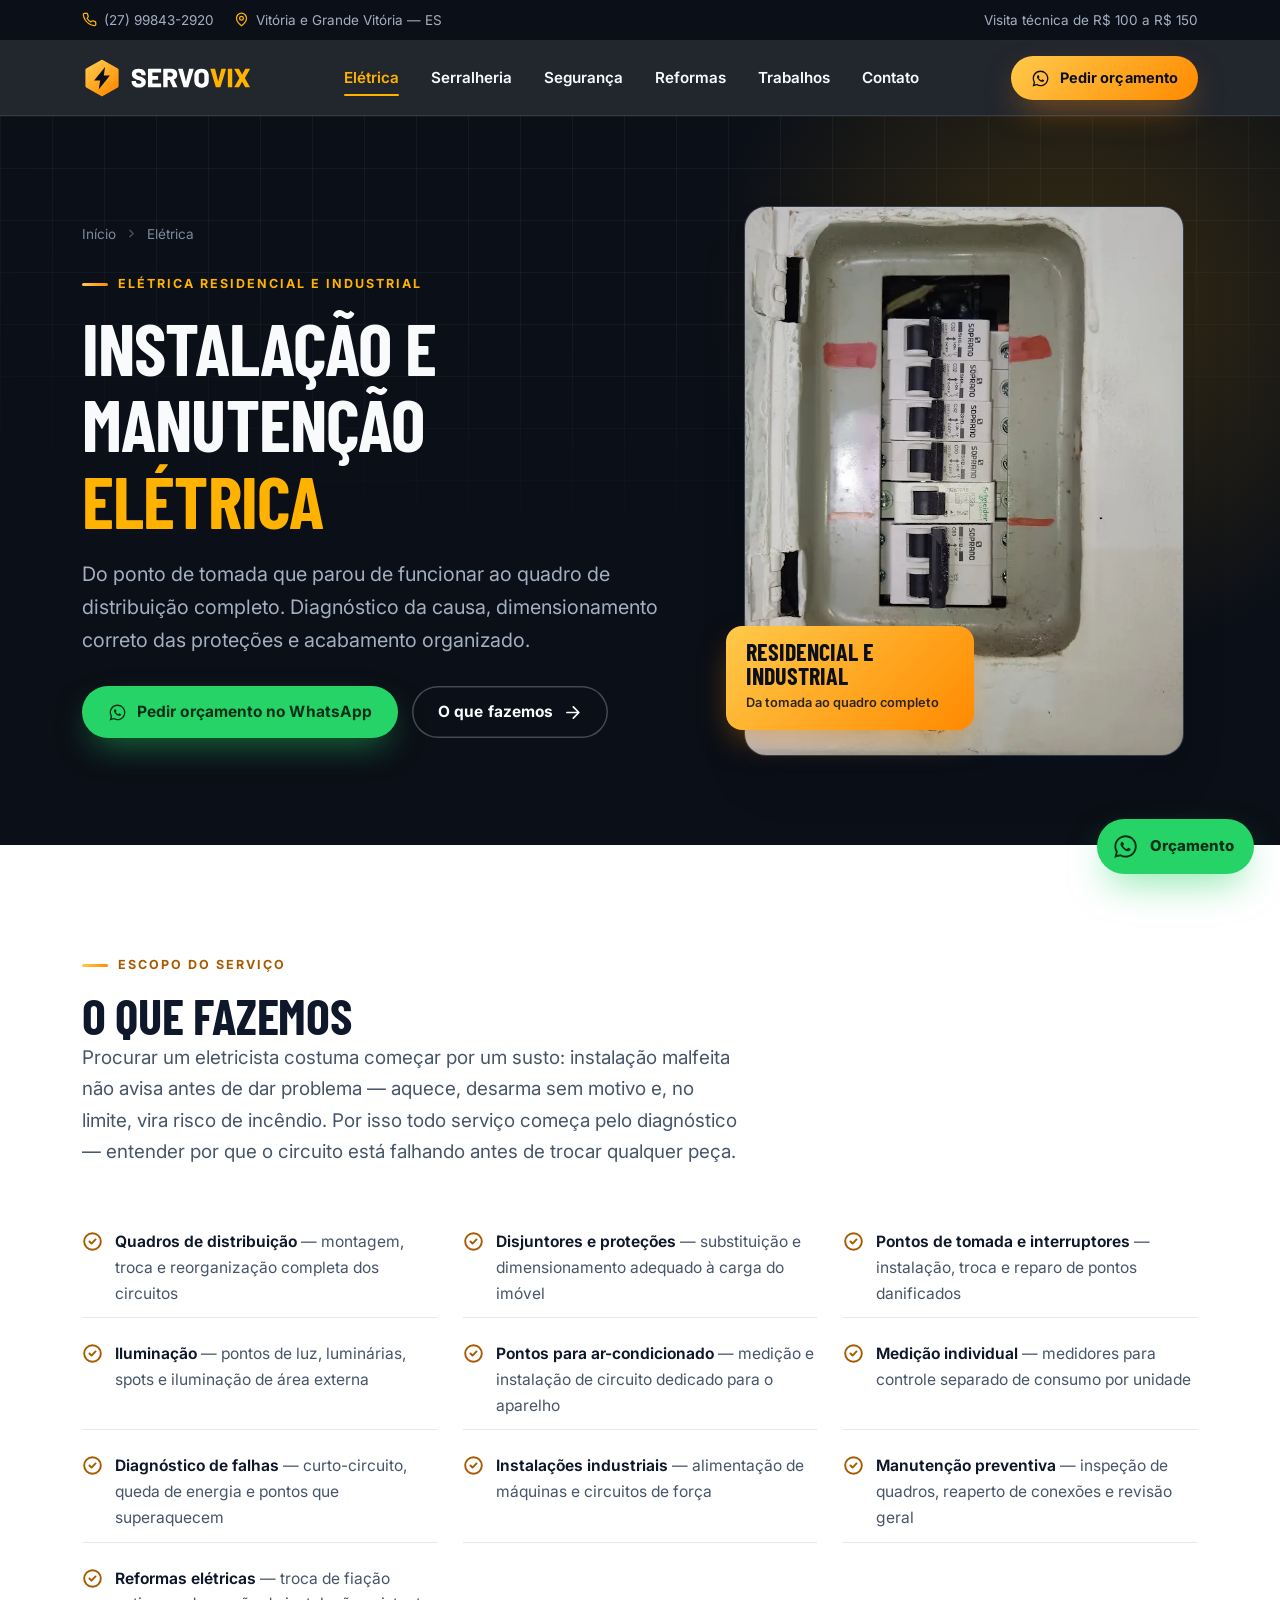
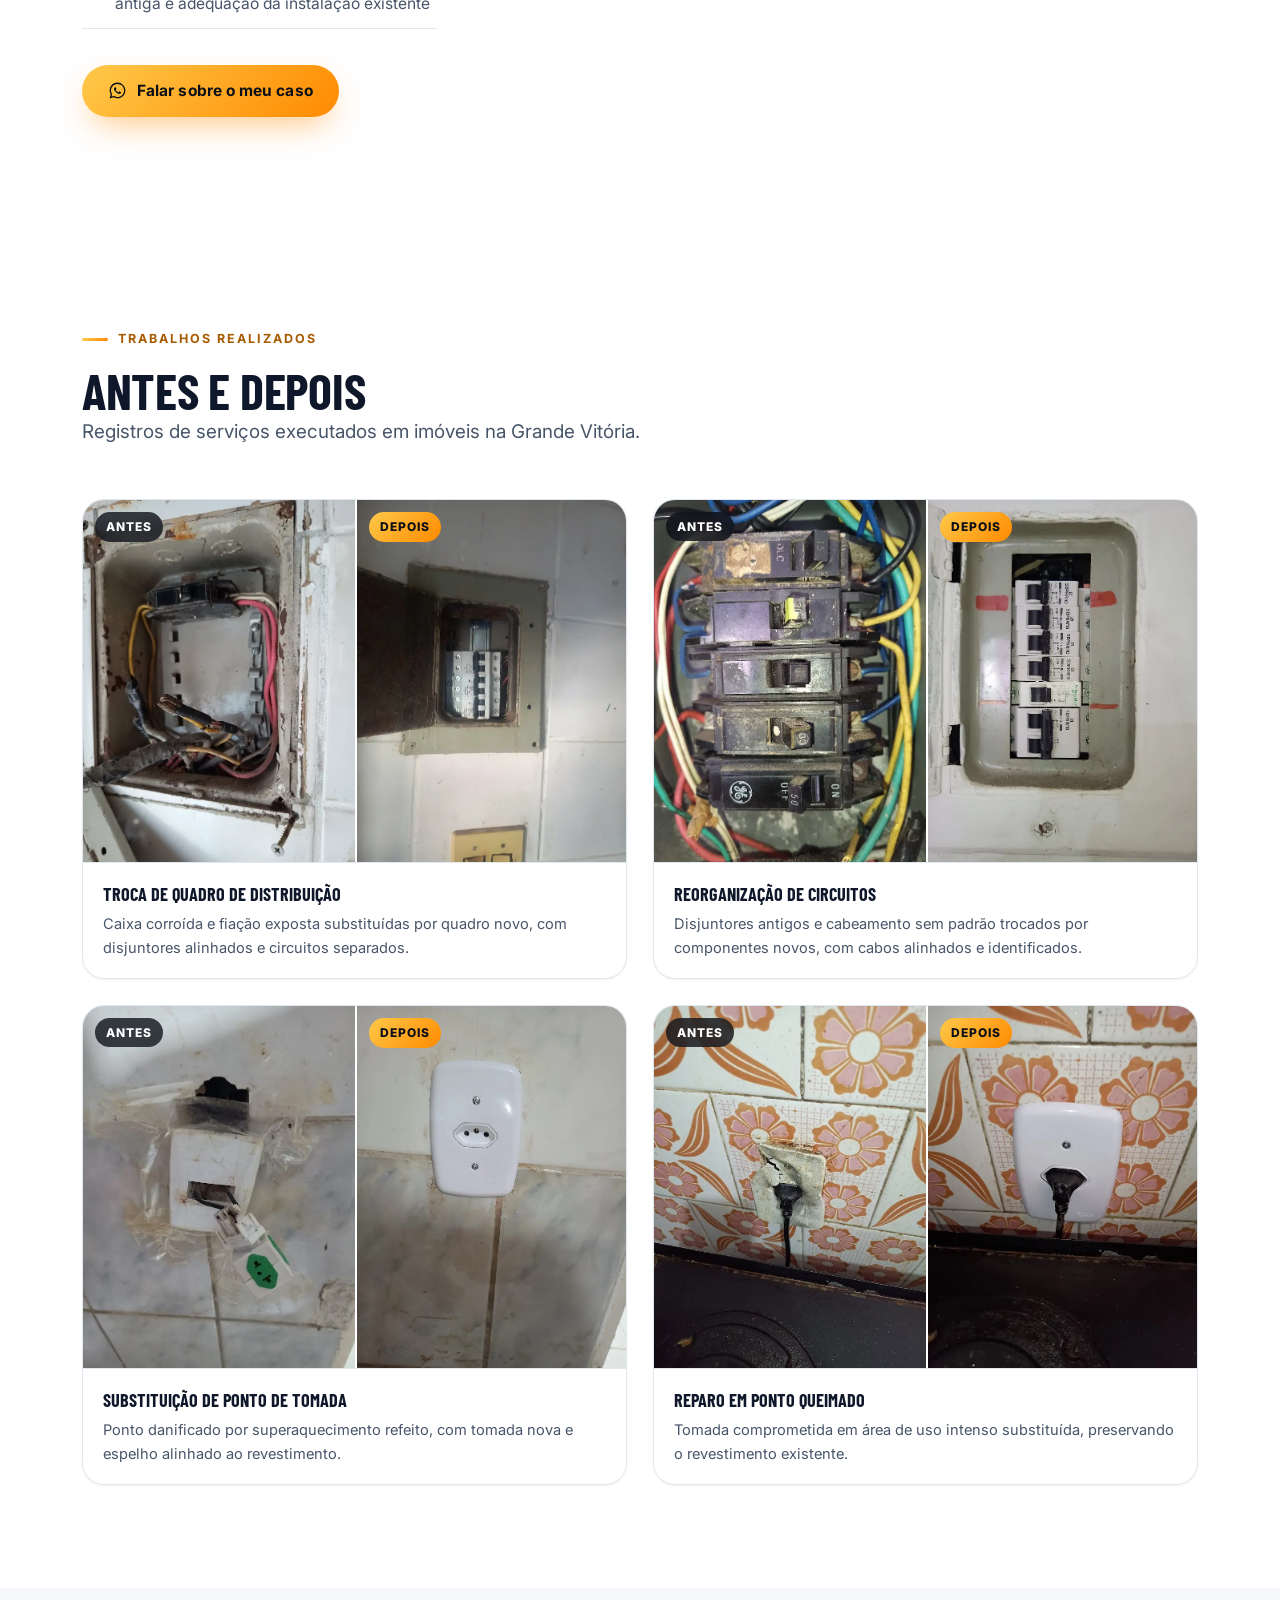
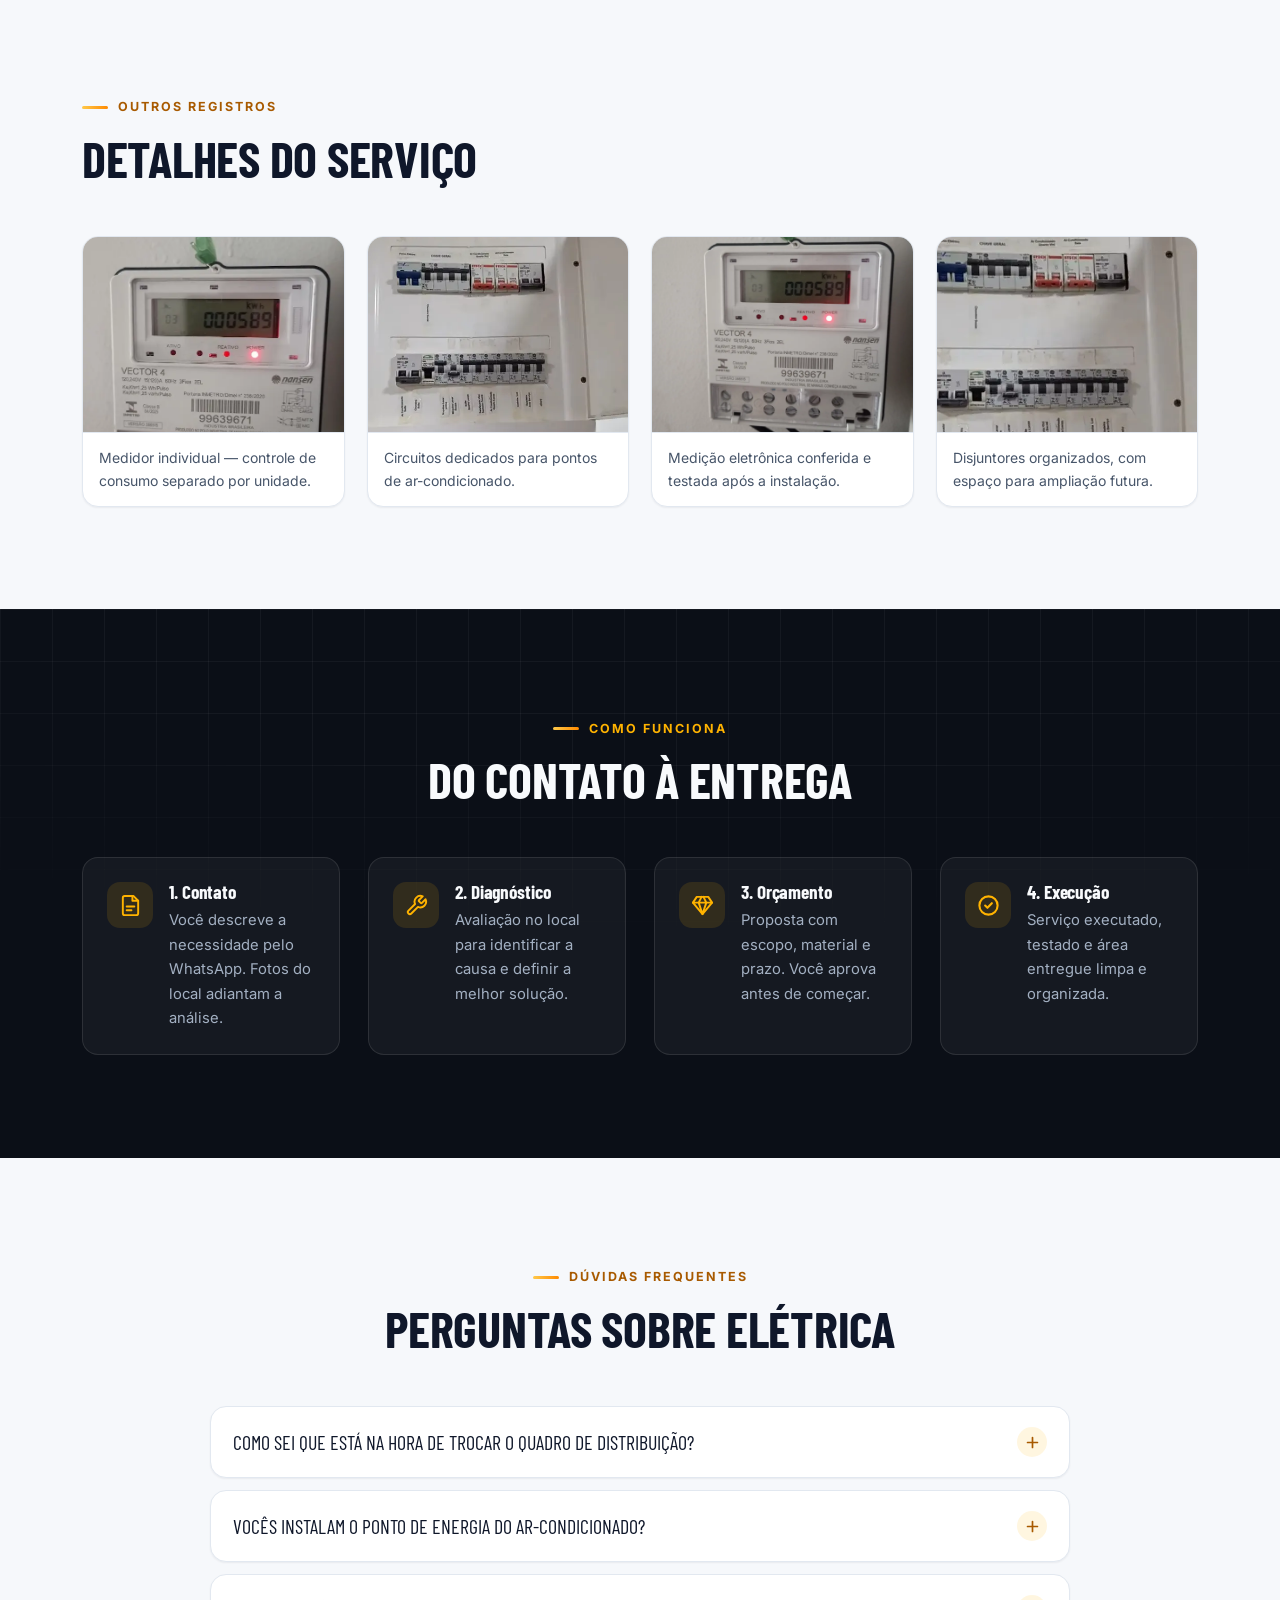
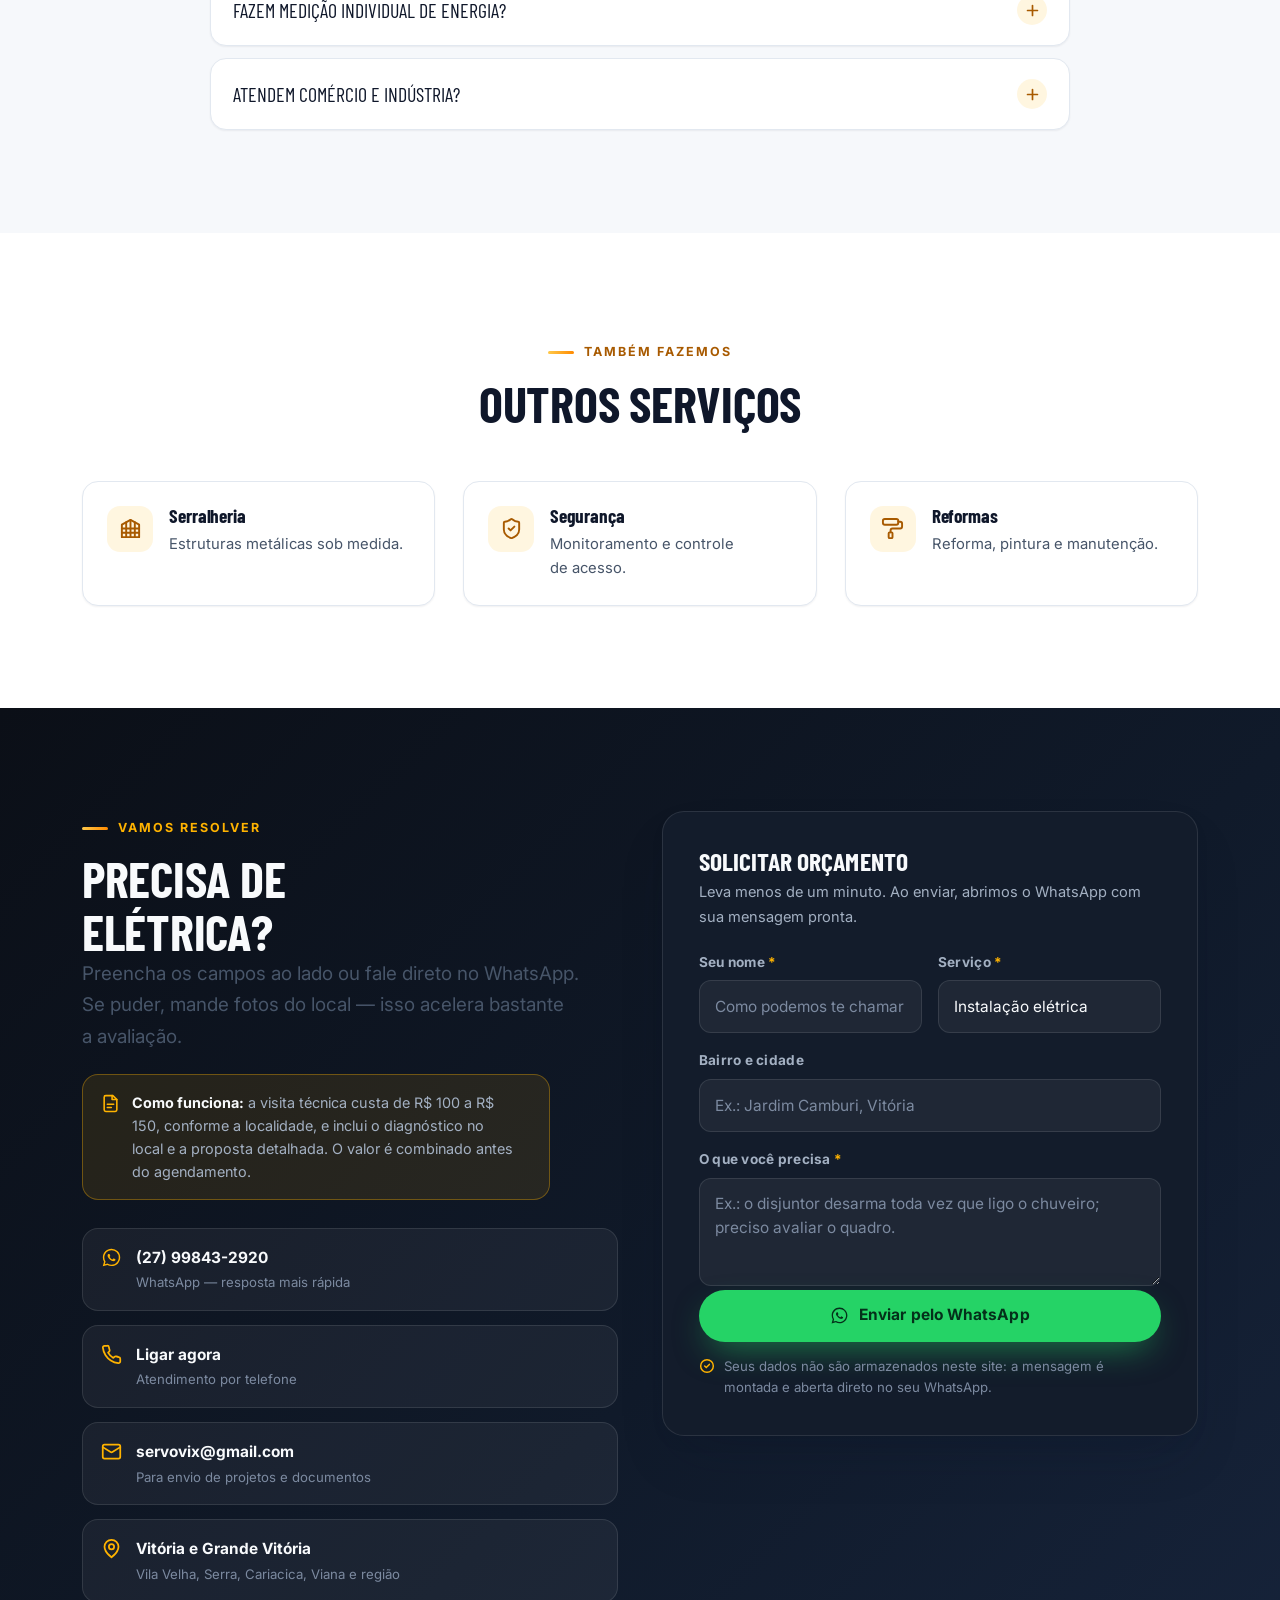
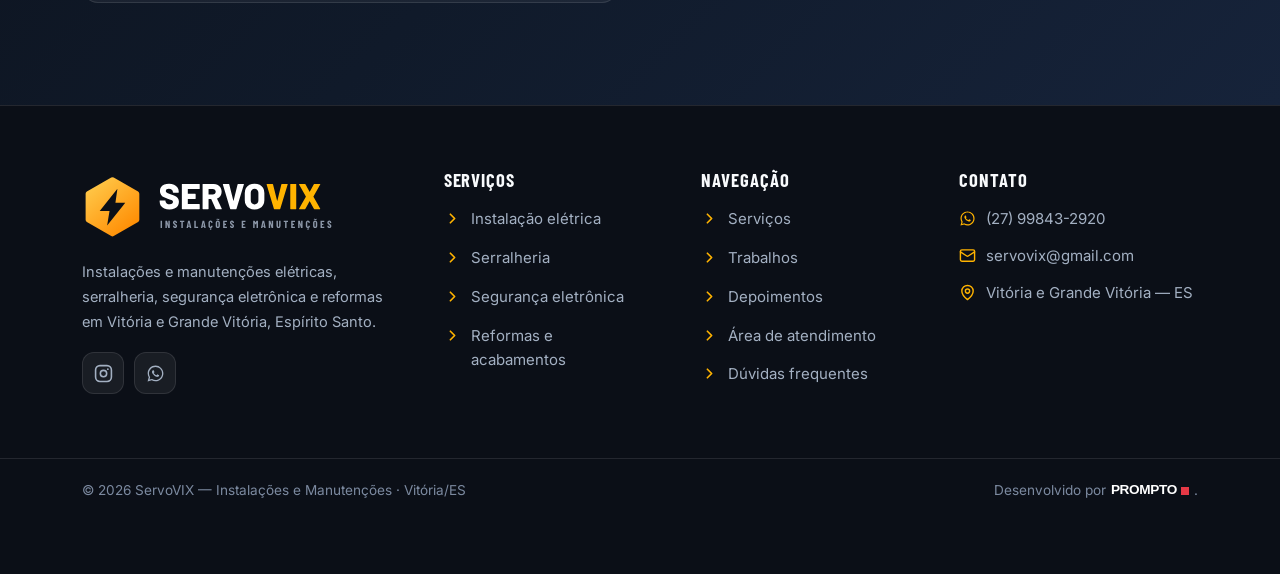
<file: eletrica.html>
<!DOCTYPE html>
<html lang="pt-BR">
<head>
<meta charset="utf-8">
<meta name="viewport" content="width=device-width, initial-scale=1">
<title>Eletricista em Vitória/ES | Instalação Elétrica | ServoVIX</title>
<meta name="description" content="Eletricista em Vitória e Grande Vitória: quadros, disjuntores, tomadas, iluminação e pontos de ar-condicionado. Orçamento pelo WhatsApp.">
<link rel="canonical" href="https://servovix.com.br/eletrica.html">
<meta name="theme-color" content="#0B0F17">
<meta name="robots" content="index,follow,max-image-preview:large">

<meta property="og:type" content="website">
<meta property="og:locale" content="pt_BR">
<meta property="og:site_name" content="ServoVIX">
<meta property="og:title" content="Eletricista em Vitória/ES | Instalação Elétrica | ServoVIX">
<meta property="og:description" content="Eletricista em Vitória e Grande Vitória: quadros, disjuntores, tomadas, iluminação e pontos de ar-condicionado. Orçamento pelo WhatsApp.">
<meta property="og:url" content="https://servovix.com.br/eletrica.html">
<meta property="og:image" content="https://servovix.com.br/assets/brand/og-image.jpg">
<meta property="og:image:width" content="1200">
<meta property="og:image:height" content="630">
<meta name="twitter:card" content="summary_large_image">
<meta name="twitter:title" content="Eletricista em Vitória/ES | Instalação Elétrica | ServoVIX">
<meta name="twitter:description" content="Eletricista em Vitória e Grande Vitória: quadros, disjuntores, tomadas, iluminação e pontos de ar-condicionado. Orçamento pelo WhatsApp.">
<meta name="twitter:image" content="https://servovix.com.br/assets/brand/og-image.jpg">

<link rel="icon" href="/favicon.ico" sizes="any">
<link rel="icon" type="image/svg+xml" href="/assets/brand/favicon.svg">
<link rel="apple-touch-icon" href="/assets/brand/icon-180.png">
<link rel="manifest" href="/site.webmanifest">

<link rel="preconnect" href="https://fonts.googleapis.com">
<link rel="preconnect" href="https://fonts.gstatic.com" crossorigin>
<link rel="stylesheet" href="https://fonts.googleapis.com/css2?family=Barlow+Condensed:wght@600;700&family=Inter:wght@400;500;600;700;800&display=swap">
<link rel="stylesheet" href="/assets/css/servovix.css">

<script type="application/ld+json">
{
  "@context": "https://schema.org",
  "@graph": [
    {
      "@type": "Service",
      "@id": "https://servovix.com.br/eletrica.html#service",
      "name": "Instalação e manutenção elétrica",
      "serviceType": "Instalação e manutenção elétrica",
      "description": "Eletricista em Vitória e Grande Vitória: quadros, disjuntores, tomadas, iluminação e pontos de ar-condicionado. Orçamento pelo WhatsApp.",
      "url": "https://servovix.com.br/eletrica.html",
      "provider": {
        "@id": "https://servovix.com.br/#business"
      },
      "areaServed": [
        {
          "@type": "City",
          "name": "Vitória"
        },
        {
          "@type": "City",
          "name": "Vila Velha"
        },
        {
          "@type": "City",
          "name": "Serra"
        },
        {
          "@type": "City",
          "name": "Cariacica"
        },
        {
          "@type": "City",
          "name": "Viana"
        },
        {
          "@type": "City",
          "name": "Guarapari"
        }
      ],
      "hasOfferCatalog": {
        "@type": "OfferCatalog",
        "name": "Instalação e manutenção elétrica",
        "itemListElement": [
          {
            "@type": "Offer",
            "itemOffered": {
              "@type": "Service",
              "name": "Quadros de distribuição"
            }
          },
          {
            "@type": "Offer",
            "itemOffered": {
              "@type": "Service",
              "name": "Disjuntores e proteções"
            }
          },
          {
            "@type": "Offer",
            "itemOffered": {
              "@type": "Service",
              "name": "Pontos de tomada e interruptores"
            }
          },
          {
            "@type": "Offer",
            "itemOffered": {
              "@type": "Service",
              "name": "Iluminação"
            }
          },
          {
            "@type": "Offer",
            "itemOffered": {
              "@type": "Service",
              "name": "Pontos para ar-condicionado"
            }
          },
          {
            "@type": "Offer",
            "itemOffered": {
              "@type": "Service",
              "name": "Medição individual"
            }
          },
          {
            "@type": "Offer",
            "itemOffered": {
              "@type": "Service",
              "name": "Diagnóstico de falhas"
            }
          },
          {
            "@type": "Offer",
            "itemOffered": {
              "@type": "Service",
              "name": "Instalações industriais"
            }
          },
          {
            "@type": "Offer",
            "itemOffered": {
              "@type": "Service",
              "name": "Manutenção preventiva"
            }
          },
          {
            "@type": "Offer",
            "itemOffered": {
              "@type": "Service",
              "name": "Reformas elétricas"
            }
          }
        ]
      }
    },
    {
      "@type": "BreadcrumbList",
      "itemListElement": [
        {
          "@type": "ListItem",
          "position": 1,
          "name": "Início",
          "item": "https://servovix.com.br/"
        },
        {
          "@type": "ListItem",
          "position": 2,
          "name": "Elétrica",
          "item": "https://servovix.com.br/eletrica.html"
        }
      ]
    },
    {
      "@type": "FAQPage",
      "mainEntity": [
        {
          "@type": "Question",
          "name": "Como sei que está na hora de trocar o quadro de distribuição?",
          "acceptedAnswer": {
            "@type": "Answer",
            "text": "Sinais comuns são disjuntor que desarma com frequência, cheiro de queimado, peças escurecidas, fiação sem identificação e quadro sem espaço para novos circuitos. Numa avaliação no local dá para dizer se é reparo ou troca."
          }
        },
        {
          "@type": "Question",
          "name": "Vocês instalam o ponto de energia do ar-condicionado?",
          "acceptedAnswer": {
            "@type": "Answer",
            "text": "Sim. Fazemos a medição da carga do aparelho e instalamos o circuito dedicado, com disjuntor adequado — que é o que evita o desarme constante depois de ligar o equipamento."
          }
        },
        {
          "@type": "Question",
          "name": "Fazem medição individual de energia?",
          "acceptedAnswer": {
            "@type": "Answer",
            "text": "Sim, instalamos medidores para controle separado de consumo, solução comum em imóveis com mais de uma unidade. Vale confirmar as regras da concessionária para o seu caso."
          }
        },
        {
          "@type": "Question",
          "name": "Atendem comércio e indústria?",
          "acceptedAnswer": {
            "@type": "Answer",
            "text": "Atendemos. Além do residencial, executamos alimentação de máquinas, circuitos de força e manutenção preventiva em ambiente comercial e industrial."
          }
        }
      ]
    }
  ]
}
</script>
</head>
<body>

<a class="skip" href="#main">Ir para o conteúdo</a>

<svg width="0" height="0" style="position:absolute" aria-hidden="true" focusable="false">
  <defs>
    <g id="i-base" fill="none" stroke="currentColor" stroke-width="2" stroke-linecap="round" stroke-linejoin="round"></g>
  </defs>
  <symbol id="i-wa" viewBox="0 0 24 24"><path fill="currentColor" d="M12.04 2C6.58 2 2.13 6.45 2.13 11.91c0 1.75.46 3.45 1.32 4.95L2 22l5.25-1.38a9.9 9.9 0 0 0 4.79 1.22h.01c5.46 0 9.91-4.45 9.91-9.91 0-2.65-1.03-5.14-2.9-7.01A9.82 9.82 0 0 0 12.04 2m0 1.67c2.2 0 4.27.86 5.83 2.42a8.2 8.2 0 0 1 2.41 5.82c0 4.54-3.7 8.24-8.25 8.24a8.24 8.24 0 0 1-4.2-1.15l-.3-.18-3.12.82.83-3.04-.2-.31a8.2 8.2 0 0 1-1.26-4.38c0-4.54 3.7-8.24 8.26-8.24m-3.1 4.2c-.15 0-.39.06-.6.27-.2.21-.79.77-.79 1.87 0 1.1.81 2.17.92 2.32.11.15 1.56 2.38 3.78 3.34.53.23.94.36 1.26.47.53.17 1.01.14 1.39.09.43-.06 1.31-.54 1.5-1.05.18-.52.18-.96.13-1.05-.06-.09-.2-.15-.42-.26-.22-.11-1.31-.65-1.51-.72-.2-.08-.35-.11-.5.1-.14.22-.57.72-.7.87-.13.15-.26.17-.48.06-.22-.11-.93-.34-1.78-1.1-.66-.59-1.1-1.31-1.23-1.53-.13-.22-.01-.34.1-.45.1-.1.22-.26.33-.39.11-.13.15-.22.22-.37.08-.15.04-.28-.02-.39-.05-.11-.49-1.2-.68-1.64-.18-.42-.36-.37-.49-.37z"/></symbol>
  <symbol id="i-phone" viewBox="0 0 24 24"><path fill="none" stroke="currentColor" stroke-width="2" stroke-linecap="round" stroke-linejoin="round" d="M22 16.92v3a2 2 0 0 1-2.18 2 19.8 19.8 0 0 1-8.63-3.07 19.5 19.5 0 0 1-6-6A19.8 19.8 0 0 1 2.12 4.2 2 2 0 0 1 4.11 2h3a2 2 0 0 1 2 1.72c.13.96.36 1.9.7 2.81a2 2 0 0 1-.45 2.11L8.09 9.91a16 16 0 0 0 6 6l1.27-1.27a2 2 0 0 1 2.11-.45c.91.34 1.85.57 2.81.7A2 2 0 0 1 22 16.92"/></symbol>
  <symbol id="i-mail" viewBox="0 0 24 24"><g fill="none" stroke="currentColor" stroke-width="2" stroke-linecap="round" stroke-linejoin="round"><rect width="20" height="16" x="2" y="4" rx="2"/><path d="m22 7-8.97 5.7a1.94 1.94 0 0 1-2.06 0L2 7"/></g></symbol>
  <symbol id="i-pin" viewBox="0 0 24 24"><g fill="none" stroke="currentColor" stroke-width="2" stroke-linecap="round" stroke-linejoin="round"><path d="M20 10c0 6-8 12-8 12s-8-6-8-12a8 8 0 0 1 16 0"/><circle cx="12" cy="10" r="3"/></g></symbol>
  <symbol id="i-bolt" viewBox="0 0 24 24"><path fill="currentColor" d="M13.4 2 4 13.3h6.3L9.4 22 20 10.4h-6.4z"/></symbol>
  <symbol id="i-shield" viewBox="0 0 24 24"><g fill="none" stroke="currentColor" stroke-width="2" stroke-linecap="round" stroke-linejoin="round"><path d="M20 13c0 5-3.5 7.5-7.66 8.95a1 1 0 0 1-.67 0C7.5 20.5 4 18 4 13V6a1 1 0 0 1 1-1c2 0 4.5-1.2 6.24-2.72a1.17 1.17 0 0 1 1.52 0C14.51 3.81 17 5 19 5a1 1 0 0 1 1 1z"/><path d="m9 12 2 2 4-4"/></g></symbol>
  <symbol id="i-gate" viewBox="0 0 24 24"><g fill="none" stroke="currentColor" stroke-width="2" stroke-linecap="round" stroke-linejoin="round"><path d="M3 21V8l9-5 9 5v13"/><path d="M3 21h18M12 3v18M7.5 5.5V21M16.5 5.5V21M3 12h18M3 16.5h18"/></g></symbol>
  <symbol id="i-roller" viewBox="0 0 24 24"><g fill="none" stroke="currentColor" stroke-width="2" stroke-linecap="round" stroke-linejoin="round"><rect width="16" height="6" x="2" y="2" rx="2"/><path d="M10 16v-2a2 2 0 0 1 2-2h8a2 2 0 0 0 2-2V7a2 2 0 0 0-2-2h-2"/><rect width="4" height="6" x="8" y="16" rx="1"/></g></symbol>
  <symbol id="i-check" viewBox="0 0 24 24"><g fill="none" stroke="currentColor" stroke-width="2.2" stroke-linecap="round" stroke-linejoin="round"><circle cx="12" cy="12" r="9.5"/><path d="m8.5 12 2.4 2.4 4.6-4.8"/></g></symbol>
  <symbol id="i-arrow" viewBox="0 0 24 24"><path fill="none" stroke="currentColor" stroke-width="2.2" stroke-linecap="round" stroke-linejoin="round" d="M5 12h14m-6-7 7 7-7 7"/></symbol>
  <symbol id="i-star" viewBox="0 0 24 24"><path fill="currentColor" d="m12 2 3.09 6.26L22 9.27l-5 4.87 1.18 6.88L12 17.77l-6.18 3.25L7 14.14 2 9.27l6.91-1.01z"/></symbol>
  <symbol id="i-clock" viewBox="0 0 24 24"><g fill="none" stroke="currentColor" stroke-width="2" stroke-linecap="round" stroke-linejoin="round"><circle cx="12" cy="12" r="9.5"/><path d="M12 6.5V12l3.5 2"/></g></symbol>
  <symbol id="i-doc" viewBox="0 0 24 24"><g fill="none" stroke="currentColor" stroke-width="2" stroke-linecap="round" stroke-linejoin="round"><path d="M15 2H6a2 2 0 0 0-2 2v16a2 2 0 0 0 2 2h12a2 2 0 0 0 2-2V7z"/><path d="M14 2v5h6M8 13h8M8 17h5"/></g></symbol>
  <symbol id="i-tools" viewBox="0 0 24 24"><path fill="none" stroke="currentColor" stroke-width="2" stroke-linecap="round" stroke-linejoin="round" d="M14.7 6.3a1 1 0 0 0 0 1.4l1.6 1.6a1 1 0 0 0 1.4 0l3.77-3.77a6 6 0 0 1-7.94 7.94l-6.91 6.91a2.12 2.12 0 0 1-3-3l6.91-6.91a6 6 0 0 1 7.94-7.94z"/></symbol>
  <symbol id="i-gem" viewBox="0 0 24 24"><g fill="none" stroke="currentColor" stroke-width="2" stroke-linecap="round" stroke-linejoin="round"><path d="M6 3h12l4 6-10 12L2 9z"/><path d="M2 9h20M12 21 8 9l3-6M12 21l4-12-3-6"/></g></symbol>
  <symbol id="i-user" viewBox="0 0 24 24"><g fill="none" stroke="currentColor" stroke-width="2" stroke-linecap="round" stroke-linejoin="round"><path d="M20 21v-2a4 4 0 0 0-4-4H8a4 4 0 0 0-4 4v2"/><circle cx="12" cy="7" r="4"/></g></symbol>
  <symbol id="i-ig" viewBox="0 0 24 24"><g fill="none" stroke="currentColor" stroke-width="2" stroke-linecap="round" stroke-linejoin="round"><rect width="20" height="20" x="2" y="2" rx="5.5"/><circle cx="12" cy="12" r="4"/><circle cx="17.5" cy="6.5" r="1.1" fill="currentColor" stroke="none"/></g></symbol>
  <symbol id="i-menu" viewBox="0 0 24 24"><path fill="none" stroke="currentColor" stroke-width="2" stroke-linecap="round" d="M4 7h16M4 12h16M4 17h16"/></symbol>
  <symbol id="i-close" viewBox="0 0 24 24"><path fill="none" stroke="currentColor" stroke-width="2" stroke-linecap="round" d="M18 6 6 18M6 6l12 12"/></symbol>
  <symbol id="i-plus" viewBox="0 0 24 24"><path fill="none" stroke="currentColor" stroke-width="2.4" stroke-linecap="round" d="M5 12h14M12 5v14"/></symbol>
  <symbol id="i-chev" viewBox="0 0 24 24"><path fill="none" stroke="currentColor" stroke-width="2.4" stroke-linecap="round" stroke-linejoin="round" d="m9 18 6-6-6-6"/></symbol>
</svg>


<!-- ===== Barra superior ===== -->
<div class="topbar">
  <div class="wrap">
    <div class="topbar-l">
      <a href="tel:+5527998432920">
        <svg aria-hidden="true"><use href="#i-phone"/></svg>(27) 99843-2920</a>
      <span class="topbar-local">
        <svg aria-hidden="true"><use href="#i-pin"/></svg><span><span class="so-lg">Vitória e </span>Grande Vitória — ES</span></span>
    </div>
    <div class="topbar-r hide-sm"><span>Visita técnica de R$ 100 a R$ 150</span></div>
  </div>
</div>

<!-- ===== Cabeçalho ===== -->
<header class="hdr">
  <div class="wrap">
    <a class="brand" href="/" aria-label="ServoVIX — página inicial">
      <img src="/assets/brand/servovix-logo-compact.svg" alt="ServoVIX — Instalações e Manutenções" width="170" height="40">
    </a>
    <nav class="nav" aria-label="Navegação principal">
      <a href="/eletrica.html" aria-current="page">Elétrica</a>
      <a href="/serralheria.html">Serralheria</a>
      <a href="/seguranca.html">Segurança</a>
      <a href="/reformas.html">Reformas</a>
      <a href="#trabalhos">Trabalhos</a>
      <a href="#contato">Contato</a>
    </nav>
    <div class="hdr-cta">
      <a class="btn btn--primary btn--sm" href="https://wa.me/5527998432920?text=Ol%C3%A1!%20Vim%20pelo%20site%20e%20gostaria%20de%20um%20or%C3%A7amento." target="_blank" rel="noopener">
        <svg aria-hidden="true"><use href="#i-wa"/></svg>Pedir orçamento</a>
      <button class="burger" id="burger" aria-label="Abrir menu" aria-expanded="false" aria-controls="drawer">
        <svg aria-hidden="true"><use href="#i-menu"/></svg>
      </button>
    </div>
  </div>
</header>

<!-- ===== Menu mobile ===== -->
<div class="drawer" id="drawer" data-open="false" aria-hidden="true">
  <div class="drawer__veil" data-close></div>
  <div class="drawer__panel" role="dialog" aria-modal="true" aria-label="Menu">
    <div class="drawer__top">
      <img src="/assets/brand/servovix-logo-compact.svg" alt="ServoVIX" width="153" height="36">
      <button class="burger" data-close aria-label="Fechar menu"><svg aria-hidden="true"><use href="#i-close"/></svg></button>
    </div>
    <a class="dlink" href="/eletrica.html">Elétrica</a>
    <a class="dlink" href="/serralheria.html">Serralheria</a>
    <a class="dlink" href="/seguranca.html">Segurança</a>
    <a class="dlink" href="/reformas.html">Reformas</a>
    <a class="dlink" href="#trabalhos">Trabalhos</a>
    <a class="dlink" href="#faq">Dúvidas</a>
    <a class="dlink" href="#contato">Contato</a>
    <a class="btn btn--wa" href="https://wa.me/5527998432920?text=Ol%C3%A1!%20Vim%20pelo%20site%20e%20gostaria%20de%20um%20or%C3%A7amento." target="_blank" rel="noopener">
      <svg aria-hidden="true"><use href="#i-wa"/></svg>Falar no WhatsApp</a>
  </div>
</div>


<main id="main">

  <!-- ===== Hero ===== -->
  <section class="hero mesh">
    <div class="wrap">
      <div>
        <nav class="crumb" aria-label="Você está aqui">
          <a href="/">Início</a><svg aria-hidden="true"><use href="#i-chev"/></svg><span>Elétrica</span>
        </nav>
        <p class="eyebrow">Elétrica residencial e industrial</p>
        <h1 class="h1">Instalação e manutenção <em>elétrica</em></h1>
        <p class="lead">Do ponto de tomada que parou de funcionar ao quadro de distribuição completo. Diagnóstico da causa, dimensionamento correto das proteções e acabamento organizado.</p>
        <div class="btn-row">
          <a class="btn btn--wa" href="https://wa.me/5527998432920?text=Ol%C3%A1!%20Vim%20pelo%20site%20e%20gostaria%20de%20um%20or%C3%A7amento%20de%20el%C3%A9trica." target="_blank" rel="noopener"><svg aria-hidden="true"><use href="#i-wa"/></svg>Pedir orçamento no WhatsApp</a>
          <a class="btn btn--ghost" href="#escopo">O que fazemos<svg aria-hidden="true"><use href="#i-arrow"/></svg></a>
        </div>
      </div>
      <div class="hero-art">
        <div class="hero-art__frame"><picture><source srcset="/img/elet/elet8.webp" type="image/webp"><img src="/img/elet/elet8.jpg" width="900" height="1100" alt="Quadro de distribuição elétrica com disjuntores novos e cabos organizados" fetchpriority="high"></picture></div>
        <div class="hero-art__badge"><strong>Residencial e industrial</strong><span>Da tomada ao quadro completo</span></div>
      </div>
    </div>
  </section>

  <!-- ===== Escopo ===== -->
  <section class="sec" id="escopo">
    <div class="wrap">
      <div class="sec-head rv">
        <p class="eyebrow">Escopo do serviço</p>
        <h2 class="h2">O que fazemos</h2>
        <p class="lead">Procurar um eletricista costuma começar por um susto: instalação malfeita não avisa antes de dar problema — aquece, desarma sem motivo e, no limite, vira risco de incêndio. Por isso todo serviço começa pelo diagnóstico — entender por que o circuito está falhando antes de trocar qualquer peça.</p>
      </div>
      <ul class="scope rv">
          <li><svg aria-hidden="true"><use href="#i-check"/></svg><span><b>Quadros de distribuição</b> — montagem, troca e reorganização completa dos circuitos</span></li>
          <li><svg aria-hidden="true"><use href="#i-check"/></svg><span><b>Disjuntores e proteções</b> — substituição e dimensionamento adequado à carga do imóvel</span></li>
          <li><svg aria-hidden="true"><use href="#i-check"/></svg><span><b>Pontos de tomada e interruptores</b> — instalação, troca e reparo de pontos danificados</span></li>
          <li><svg aria-hidden="true"><use href="#i-check"/></svg><span><b>Iluminação</b> — pontos de luz, luminárias, spots e iluminação de área externa</span></li>
          <li><svg aria-hidden="true"><use href="#i-check"/></svg><span><b>Pontos para ar-condicionado</b> — medição e instalação de circuito dedicado para o aparelho</span></li>
          <li><svg aria-hidden="true"><use href="#i-check"/></svg><span><b>Medição individual</b> — medidores para controle separado de consumo por unidade</span></li>
          <li><svg aria-hidden="true"><use href="#i-check"/></svg><span><b>Diagnóstico de falhas</b> — curto-circuito, queda de energia e pontos que superaquecem</span></li>
          <li><svg aria-hidden="true"><use href="#i-check"/></svg><span><b>Instalações industriais</b> — alimentação de máquinas e circuitos de força</span></li>
          <li><svg aria-hidden="true"><use href="#i-check"/></svg><span><b>Manutenção preventiva</b> — inspeção de quadros, reaperto de conexões e revisão geral</span></li>
          <li><svg aria-hidden="true"><use href="#i-check"/></svg><span><b>Reformas elétricas</b> — troca de fiação antiga e adequação da instalação existente</span></li>
      </ul>
      <div class="btn-row rv" style="margin-top:36px">
        <a class="btn btn--primary" href="https://wa.me/5527998432920?text=Ol%C3%A1!%20Vim%20pelo%20site%20e%20gostaria%20de%20um%20or%C3%A7amento%20de%20el%C3%A9trica." target="_blank" rel="noopener"><svg aria-hidden="true"><use href="#i-wa"/></svg>Falar sobre o meu caso</a>
      </div>
    </div>
  </section>

  <section class="sec" id="trabalhos">
    <div class="wrap">
      <div class="sec-head rv">
        <p class="eyebrow">Trabalhos realizados</p>
        <h2 class="h2">Antes e depois</h2>
        <p class="lead">Registros de serviços executados em imóveis na Grande Vitória.</p>
      </div>
      <div class="ba">
        <article class="ba__card rv">
          <div class="ba__pair">
            <div class="ba__side"><span class="ba__tag ba__tag--a">Antes</span><picture><source srcset="/img/elet/elet1.webp" type="image/webp"><img src="/img/elet/elet1.jpg" width="900" height="1100" alt="Quadro elétrico antigo, com caixa corroída e fiação exposta" loading="lazy"></picture></div>
            <div class="ba__side"><span class="ba__tag ba__tag--d">Depois</span><picture><source srcset="/img/elet/elet2.webp" type="image/webp"><img src="/img/elet/elet2.jpg" width="900" height="1100" alt="Quadro elétrico novo instalado, com disjuntores alinhados" loading="lazy"></picture></div>
          </div>
          <p class="ba__cap"><b>Troca de quadro de distribuição</b>Caixa corroída e fiação exposta substituídas por quadro novo, com disjuntores alinhados e circuitos separados.</p>
        </article>
        <article class="ba__card rv" data-delay="80">
          <div class="ba__pair">
            <div class="ba__side"><span class="ba__tag ba__tag--a">Antes</span><picture><source srcset="/img/elet/elet7.webp" type="image/webp"><img src="/img/elet/elet7.jpg" width="900" height="1100" alt="Disjuntores antigos com cabeamento desorganizado" loading="lazy"></picture></div>
            <div class="ba__side"><span class="ba__tag ba__tag--d">Depois</span><picture><source srcset="/img/elet/elet8.webp" type="image/webp"><img src="/img/elet/elet8.jpg" width="900" height="1100" alt="Quadro reorganizado, com disjuntores novos e cabos alinhados" loading="lazy"></picture></div>
          </div>
          <p class="ba__cap"><b>Reorganização de circuitos</b>Disjuntores antigos e cabeamento sem padrão trocados por componentes novos, com cabos alinhados e identificados.</p>
        </article>
        <article class="ba__card rv">
          <div class="ba__pair">
            <div class="ba__side"><span class="ba__tag ba__tag--a">Antes</span><picture><source srcset="/img/elet/elet3.webp" type="image/webp"><img src="/img/elet/elet3.jpg" width="900" height="1100" alt="Tomada danificada e queimada na parede" loading="lazy"></picture></div>
            <div class="ba__side"><span class="ba__tag ba__tag--d">Depois</span><picture><source srcset="/img/elet/elet4.webp" type="image/webp"><img src="/img/elet/elet4.jpg" width="900" height="1100" alt="Tomada nova instalada, com espelho alinhado" loading="lazy"></picture></div>
          </div>
          <p class="ba__cap"><b>Substituição de ponto de tomada</b>Ponto danificado por superaquecimento refeito, com tomada nova e espelho alinhado ao revestimento.</p>
        </article>
        <article class="ba__card rv" data-delay="80">
          <div class="ba__pair">
            <div class="ba__side"><span class="ba__tag ba__tag--a">Antes</span><picture><source srcset="/img/elet/elet5.webp" type="image/webp"><img src="/img/elet/elet5.jpg" width="900" height="1100" alt="Tomada queimada em parede revestida de azulejo" loading="lazy"></picture></div>
            <div class="ba__side"><span class="ba__tag ba__tag--d">Depois</span><picture><source srcset="/img/elet/elet6.webp" type="image/webp"><img src="/img/elet/elet6.jpg" width="900" height="1100" alt="Tomada nova instalada em parede de azulejo" loading="lazy"></picture></div>
          </div>
          <p class="ba__cap"><b>Reparo em ponto queimado</b>Tomada comprometida em área de uso intenso substituída, preservando o revestimento existente.</p>
        </article>
      </div>
    </div>
  </section>
  <section class="sec sec--alt" id="galeria">
    <div class="wrap">
      <div class="sec-head rv">
        <p class="eyebrow">Outros registros</p>
        <h2 class="h2">Detalhes do serviço</h2>
        
      </div>
      <div class="shots">
        <figure class="shot rv"><picture><source srcset="/img/elet/elet9.webp" type="image/webp"><img src="/img/elet/elet9.jpg" width="900" height="1100" alt="Medidor de energia instalado para medição individual" loading="lazy"></picture><figcaption>Medidor individual — controle de consumo separado por unidade.</figcaption></figure>
        <figure class="shot rv" data-delay="70"><picture><source srcset="/img/elet/elet10.webp" type="image/webp"><img src="/img/elet/elet10.jpg" width="900" height="1100" alt="Quadro de distribuição com circuitos para ar-condicionado" loading="lazy"></picture><figcaption>Circuitos dedicados para pontos de ar-condicionado.</figcaption></figure>
        <figure class="shot rv" data-delay="140"><picture><source srcset="/img/medidor.webp" type="image/webp"><img src="/img/medidor.jpg" width="1200" height="900" alt="Medidor de energia eletrônico em funcionamento" loading="lazy"></picture><figcaption>Medição eletrônica conferida e testada após a instalação.</figcaption></figure>
        <figure class="shot rv" data-delay="210"><picture><source srcset="/img/disjuntores.webp" type="image/webp"><img src="/img/disjuntores.jpg" width="1200" height="900" alt="Quadro com disjuntores organizados e identificados" loading="lazy"></picture><figcaption>Disjuntores organizados, com espaço para ampliação futura.</figcaption></figure>
      </div>
    </div>
  </section>

  <!-- ===== Processo ===== -->
  <section class="sec sec--dark mesh">
    <div class="wrap">
      <div class="sec-head sec-head--c rv">
        <p class="eyebrow" style="justify-content:center">Como funciona</p>
        <h2 class="h2">Do contato à entrega</h2>
      </div>
      <div class="grid g-4">
        <div class="feat rv"><span class="feat__ico"><svg aria-hidden="true"><use href="#i-doc"/></svg></span><div><h3>1. Contato</h3><p>Você descreve a necessidade pelo WhatsApp. Fotos do local adiantam a análise.</p></div></div>
        <div class="feat rv" data-delay="60"><span class="feat__ico"><svg aria-hidden="true"><use href="#i-tools"/></svg></span><div><h3>2. Diagnóstico</h3><p>Avaliação no local para identificar a causa e definir a melhor solução.</p></div></div>
        <div class="feat rv" data-delay="120"><span class="feat__ico"><svg aria-hidden="true"><use href="#i-gem"/></svg></span><div><h3>3. Orçamento</h3><p>Proposta com escopo, material e prazo. Você aprova antes de começar.</p></div></div>
        <div class="feat rv" data-delay="180"><span class="feat__ico"><svg aria-hidden="true"><use href="#i-check"/></svg></span><div><h3>4. Execução</h3><p>Serviço executado, testado e área entregue limpa e organizada.</p></div></div>
      </div>
    </div>
  </section>

  <!-- ===== FAQ ===== -->
  <section class="sec sec--alt" id="faq">
    <div class="wrap">
      <div class="sec-head sec-head--c rv">
        <p class="eyebrow" style="justify-content:center">Dúvidas frequentes</p>
        <h2 class="h2">Perguntas sobre elétrica</h2>
      </div>
      <div class="faq">
        <div class="ac rv" data-open="false">
          <button class="ac__btn" aria-expanded="false" aria-controls="q1">Como sei que está na hora de trocar o quadro de distribuição?<span class="ac__ico"><svg aria-hidden="true"><use href="#i-plus"/></svg></span></button>
          <div class="ac__panel" id="q1" aria-hidden="true"><div><p>Sinais comuns são disjuntor que desarma com frequência, cheiro de queimado, peças escurecidas, fiação sem identificação e quadro sem espaço para novos circuitos. Numa avaliação no local dá para dizer se é reparo ou troca.</p></div></div>
        </div>
        <div class="ac rv" data-open="false">
          <button class="ac__btn" aria-expanded="false" aria-controls="q2">Vocês instalam o ponto de energia do ar-condicionado?<span class="ac__ico"><svg aria-hidden="true"><use href="#i-plus"/></svg></span></button>
          <div class="ac__panel" id="q2" aria-hidden="true"><div><p>Sim. Fazemos a medição da carga do aparelho e instalamos o circuito dedicado, com disjuntor adequado — que é o que evita o desarme constante depois de ligar o equipamento.</p></div></div>
        </div>
        <div class="ac rv" data-open="false">
          <button class="ac__btn" aria-expanded="false" aria-controls="q3">Fazem medição individual de energia?<span class="ac__ico"><svg aria-hidden="true"><use href="#i-plus"/></svg></span></button>
          <div class="ac__panel" id="q3" aria-hidden="true"><div><p>Sim, instalamos medidores para controle separado de consumo, solução comum em imóveis com mais de uma unidade. Vale confirmar as regras da concessionária para o seu caso.</p></div></div>
        </div>
        <div class="ac rv" data-open="false">
          <button class="ac__btn" aria-expanded="false" aria-controls="q4">Atendem comércio e indústria?<span class="ac__ico"><svg aria-hidden="true"><use href="#i-plus"/></svg></span></button>
          <div class="ac__panel" id="q4" aria-hidden="true"><div><p>Atendemos. Além do residencial, executamos alimentação de máquinas, circuitos de força e manutenção preventiva em ambiente comercial e industrial.</p></div></div>
        </div>
      </div>
    </div>
  </section>

  <!-- ===== Outros serviços ===== -->
  <section class="sec">
    <div class="wrap">
      <div class="sec-head sec-head--c rv">
        <p class="eyebrow" style="justify-content:center">Também fazemos</p>
        <h2 class="h2">Outros serviços</h2>
      </div>
      <div class="grid g-3">
        <a class="feat rv" href="/serralheria.html">
          <span class="feat__ico"><svg aria-hidden="true"><use href="#i-gate"/></svg></span>
          <div><h3>Serralheria</h3><p>Estruturas metálicas sob medida.</p></div>
        </a>
        <a class="feat rv" data-delay="70" href="/seguranca.html">
          <span class="feat__ico"><svg aria-hidden="true"><use href="#i-shield"/></svg></span>
          <div><h3>Segurança</h3><p>Monitoramento e controle de acesso.</p></div>
        </a>
        <a class="feat rv" data-delay="140" href="/reformas.html">
          <span class="feat__ico"><svg aria-hidden="true"><use href="#i-roller"/></svg></span>
          <div><h3>Reformas</h3><p>Reforma, pintura e manutenção.</p></div>
        </a>
      </div>
    </div>
  </section>

  <!-- ===== Contato + orçamento ===== -->
  <section class="sec cta" id="contato">
    <div class="wrap" style="grid-template-columns:1fr">
      <div class="contact-grid">

        <div class="rv">
          <p class="eyebrow">Vamos resolver</p>
          <h2 class="h2">Precisa de<br>elétrica?</h2>
          <p class="lead">Preencha os campos ao lado ou fale direto no WhatsApp. Se puder, mande fotos do local — isso acelera bastante a avaliação.</p>
          <p class="aviso-orcamento"><svg aria-hidden="true"><use href="#i-doc"/></svg><span><b>Como funciona:</b> a visita técnica custa de R$ 100 a R$ 150, conforme a localidade, e inclui o diagnóstico no local e a proposta detalhada. O valor é combinado antes do agendamento.</span></p>

          <div class="contact-list">
            <a href="https://wa.me/5527998432920?text=Ol%C3%A1!%20Vim%20pelo%20site%20e%20gostaria%20de%20um%20or%C3%A7amento%20de%20el%C3%A9trica." target="_blank" rel="noopener"><svg aria-hidden="true"><use href="#i-wa"/></svg>
              <span><b>(27) 99843-2920</b><small>WhatsApp — resposta mais rápida</small></span></a>
            <a href="tel:+5527998432920"><svg aria-hidden="true"><use href="#i-phone"/></svg>
              <span><b>Ligar agora</b><small>Atendimento por telefone</small></span></a>
            <a href="mailto:servovix@gmail.com"><svg aria-hidden="true"><use href="#i-mail"/></svg>
              <span><b>servovix@gmail.com</b><small>Para envio de projetos e documentos</small></span></a>
            <span><svg aria-hidden="true"><use href="#i-pin"/></svg>
              <span><b>Vitória e Grande Vitória</b><small>Vila Velha, Serra, Cariacica, Viana e região</small></span></span>
          </div>
        </div>

        <div class="rv" data-delay="90">
          <form class="qform" id="orcamento" novalidate>
            <h3 class="h3" style="margin-bottom:6px;color:var(--inv)">Solicitar orçamento</h3>
            <p style="font-size:14.6px;color:var(--inv-2);margin-bottom:22px">Leva menos de um minuto. Ao enviar, abrimos o WhatsApp com sua mensagem pronta.</p>
            <div class="qform__grid">
              <div class="field">
                <label for="c-nome">Seu nome <span class="req">*</span></label>
                <input id="c-nome" name="nome" type="text" autocomplete="name" placeholder="Como podemos te chamar" required>
                <span class="err">Preencha seu nome.</span>
              </div>
              <div class="field">
                <label for="c-servico">Serviço <span class="req">*</span></label>
                <select id="c-servico" name="servico" required>
                  <option value="">Selecione…</option>
                  <option selected>Instalação elétrica</option>
                  <option>Serralheria</option>
                  <option>Segurança eletrônica</option>
                  <option>Reformas e acabamentos</option>
                  <option>Mais de um serviço</option>
                  <option>Não sei / preciso de orientação</option>
                </select>
                <span class="err">Escolha um serviço.</span>
              </div>
              <div class="field full">
                <label for="c-local">Bairro e cidade</label>
                <input id="c-local" name="local" type="text" placeholder="Ex.: Jardim Camburi, Vitória">
              </div>
              <div class="field full">
                <label for="c-detalhe">O que você precisa <span class="req">*</span></label>
                <textarea id="c-detalhe" name="detalhe" data-min="8" placeholder="Ex.: o disjuntor desarma toda vez que ligo o chuveiro; preciso avaliar o quadro." required></textarea>
                <span class="err">Conte um pouco mais sobre o serviço.</span>
              </div>
            </div>
            <button class="btn btn--wa" type="submit"><svg aria-hidden="true"><use href="#i-wa"/></svg>Enviar pelo WhatsApp</button>
            <p class="qform__note"><svg aria-hidden="true"><use href="#i-check"/></svg>
              Seus dados não são armazenados neste site: a mensagem é montada e aberta direto no seu WhatsApp.</p>
          </form>
        </div>

      </div>
    </div>
  </section>

</main>

<!-- ===== Rodapé ===== -->
<footer class="ft">
  <div class="wrap">
    <div>
      <img class="flogo" src="/assets/brand/servovix-logo.svg" alt="ServoVIX — Instalações e Manutenções" width="250" height="72">
      <p>Instalações e manutenções elétricas, serralheria, segurança eletrônica e reformas em Vitória e Grande Vitória, Espírito Santo.</p>
      <div class="social">
        <a href="https://www.instagram.com/servovix.servicos" target="_blank" rel="noopener" aria-label="Instagram da ServoVIX"><svg aria-hidden="true"><use href="#i-ig"/></svg></a>
        <a href="https://wa.me/5527998432920" target="_blank" rel="noopener" aria-label="WhatsApp da ServoVIX"><svg aria-hidden="true"><use href="#i-wa"/></svg></a>
      </div>
    </div>

    <div>
      <h4>Serviços</h4>
      <ul>
        <li><a href="/eletrica.html"><svg aria-hidden="true"><use href="#i-chev"/></svg>Instalação elétrica</a></li>
        <li><a href="/serralheria.html"><svg aria-hidden="true"><use href="#i-chev"/></svg>Serralheria</a></li>
        <li><a href="/seguranca.html"><svg aria-hidden="true"><use href="#i-chev"/></svg>Segurança eletrônica</a></li>
        <li><a href="/reformas.html"><svg aria-hidden="true"><use href="#i-chev"/></svg>Reformas e acabamentos</a></li>
      </ul>
    </div>

    <div>
      <h4>Navegação</h4>
      <ul>
        <li><a href="/#servicos"><svg aria-hidden="true"><use href="#i-chev"/></svg>Serviços</a></li>
        <li><a href="#trabalhos"><svg aria-hidden="true"><use href="#i-chev"/></svg>Trabalhos</a></li>
        <li><a href="/#depoimentos"><svg aria-hidden="true"><use href="#i-chev"/></svg>Depoimentos</a></li>
        <li><a href="/#area"><svg aria-hidden="true"><use href="#i-chev"/></svg>Área de atendimento</a></li>
        <li><a href="#faq"><svg aria-hidden="true"><use href="#i-chev"/></svg>Dúvidas frequentes</a></li>
      </ul>
    </div>

    <div>
      <h4>Contato</h4>
      <address>
        <a href="https://wa.me/5527998432920?text=Ol%C3%A1!%20Vim%20pelo%20site%20e%20gostaria%20de%20um%20or%C3%A7amento." target="_blank" rel="noopener">
          <svg aria-hidden="true"><use href="#i-wa"/></svg>(27) 99843-2920</a>
        <a href="mailto:servovix@gmail.com"><svg aria-hidden="true"><use href="#i-mail"/></svg>servovix@gmail.com</a>
        <span style="display:inline-flex;gap:10px;align-items:flex-start">
          <svg aria-hidden="true"><use href="#i-pin"/></svg>Vitória e Grande Vitória — ES</span>
      </address>
    </div>
  </div>

  <div class="ft__bar">
    <div class="wrap">
      <span>© <span id="ano">2026</span> ServoVIX — Instalações e Manutenções · Vitória/ES</span>
      <span class="credito">Desenvolvido por <a href="https://souprompto.com.br" target="_blank" rel="noopener noreferrer" aria-label="PROMPTO">PROMPTO<span class="credito__marca" aria-hidden="true"></span></a>.</span>
    </div>
  </div>
</footer>

<a class="fab" href="https://wa.me/5527998432920?text=Ol%C3%A1!%20Vim%20pelo%20site%20e%20gostaria%20de%20um%20or%C3%A7amento." target="_blank" rel="noopener" aria-label="Falar no WhatsApp">
  <svg aria-hidden="true"><use href="#i-wa"/></svg><span>Orçamento</span>
</a>

<!-- Barra fixa de ação (mobile) -->
<nav class="actionbar" aria-label="Ações rápidas">
  <a class="btn btn--ghost" href="tel:+5527998432920">
    <svg aria-hidden="true"><use href="#i-phone"/></svg>Ligar
  </a>
  <a class="btn btn--wa" href="https://wa.me/5527998432920?text=Ol%C3%A1!%20Vim%20pelo%20site%20e%20gostaria%20de%20um%20or%C3%A7amento." target="_blank" rel="noopener">
    <svg aria-hidden="true"><use href="#i-wa"/></svg>Pedir orçamento
  </a>
</nav>

<script>document.getElementById("ano").textContent=new Date().getFullYear();</script>
<script src="/assets/js/servovix.js" defer></script>
</body>
</html>
</file>
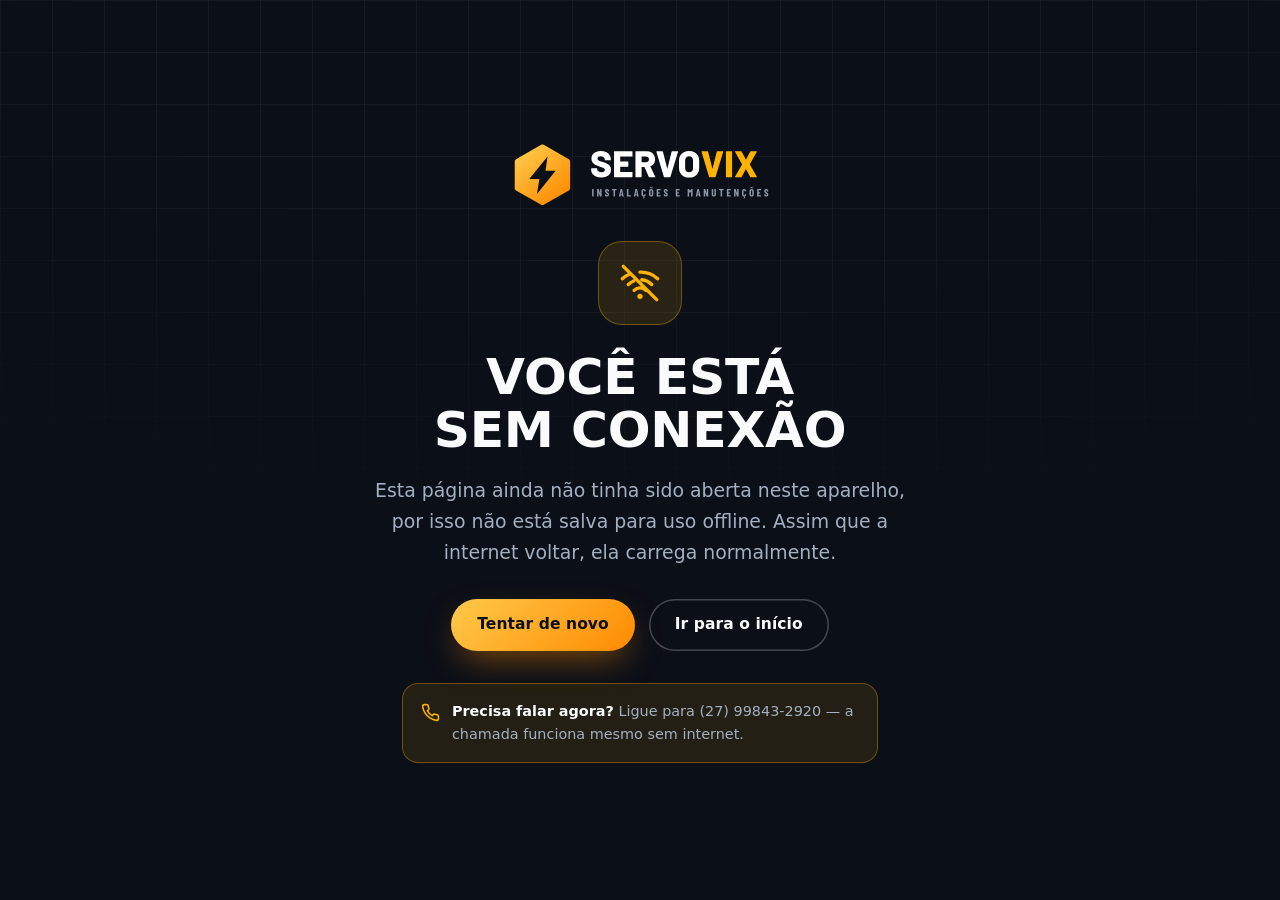
<file: offline.html>
<!DOCTYPE html>
<html lang="pt-BR">
<head>
<meta charset="utf-8">
<meta name="viewport" content="width=device-width, initial-scale=1">
<title>Sem conexão | ServoVIX</title>
<meta name="robots" content="noindex,nofollow">
<meta name="theme-color" content="#0B0F17">
<link rel="icon" href="/favicon.ico" sizes="any">
<link rel="icon" type="image/svg+xml" href="/assets/brand/favicon.svg">
<link rel="stylesheet" href="/assets/css/servovix.css">
<style>
  .off{min-height:100vh;display:grid;place-items:center;text-align:center}
  .off .wrap{max-width:620px}
  .off .ico{width:84px;height:84px;margin:0 auto 26px;border-radius:24px;display:grid;place-items:center;
    background:rgba(255,179,0,.12);border:1px solid rgba(255,179,0,.34)}
  .off .ico svg{width:40px;height:40px;color:var(--amber)}
  .off .btn-row{justify-content:center;margin-top:30px}
  .off .aviso-orcamento{margin-inline:auto}
</style>
</head>
<body>
<section class="off sec--dark mesh">
  <div class="wrap">
    <img src="/assets/brand/servovix-logo.svg" alt="ServoVIX — Instalações e Manutenções"
         width="292" height="84" style="height:74px;width:auto;margin:0 auto 30px">

    <div class="ico">
      <svg viewBox="0 0 24 24" fill="none" stroke="currentColor" stroke-width="2" stroke-linecap="round" stroke-linejoin="round" aria-hidden="true">
        <path d="M2 2l20 20M8.5 16.4a5 5 0 0 1 7 0M5 12.9a10 10 0 0 1 3.2-2.1M19 12.9a10 10 0 0 0-5.9-2.85M1.4 9.4a15 15 0 0 1 4.2-2.7M22.6 9.4A15 15 0 0 0 12 5.5"/>
        <circle cx="12" cy="20" r=".6" fill="currentColor"/>
      </svg>
    </div>

    <h1 class="h2">Você está<br>sem conexão</h1>
    <p class="lead" style="margin:18px auto 0">Esta página ainda não tinha sido aberta neste aparelho, por isso
      não está salva para uso offline. Assim que a internet voltar, ela carrega normalmente.</p>

    <div class="btn-row">
      <button class="btn btn--primary" onclick="location.reload()">Tentar de novo</button>
      <a class="btn btn--ghost" href="/">Ir para o início</a>
    </div>

    <p class="aviso-orcamento" style="margin-top:32px">
      <svg viewBox="0 0 24 24" fill="none" stroke="currentColor" stroke-width="2" stroke-linecap="round" stroke-linejoin="round" aria-hidden="true">
        <path d="M22 16.92v3a2 2 0 0 1-2.18 2 19.8 19.8 0 0 1-8.63-3.07 19.5 19.5 0 0 1-6-6A19.8 19.8 0 0 1 2.12 4.2 2 2 0 0 1 4.11 2h3a2 2 0 0 1 2 1.72c.13.96.36 1.9.7 2.81a2 2 0 0 1-.45 2.11L8.09 9.91a16 16 0 0 0 6 6l1.27-1.27a2 2 0 0 1 2.11-.45c.91.34 1.85.57 2.81.7A2 2 0 0 1 22 16.92"/>
      </svg>
      <span><b>Precisa falar agora?</b> Ligue para (27) 99843-2920 — a chamada funciona mesmo sem internet.</span>
    </p>
  </div>
</section>
</body>
</html>
</file>
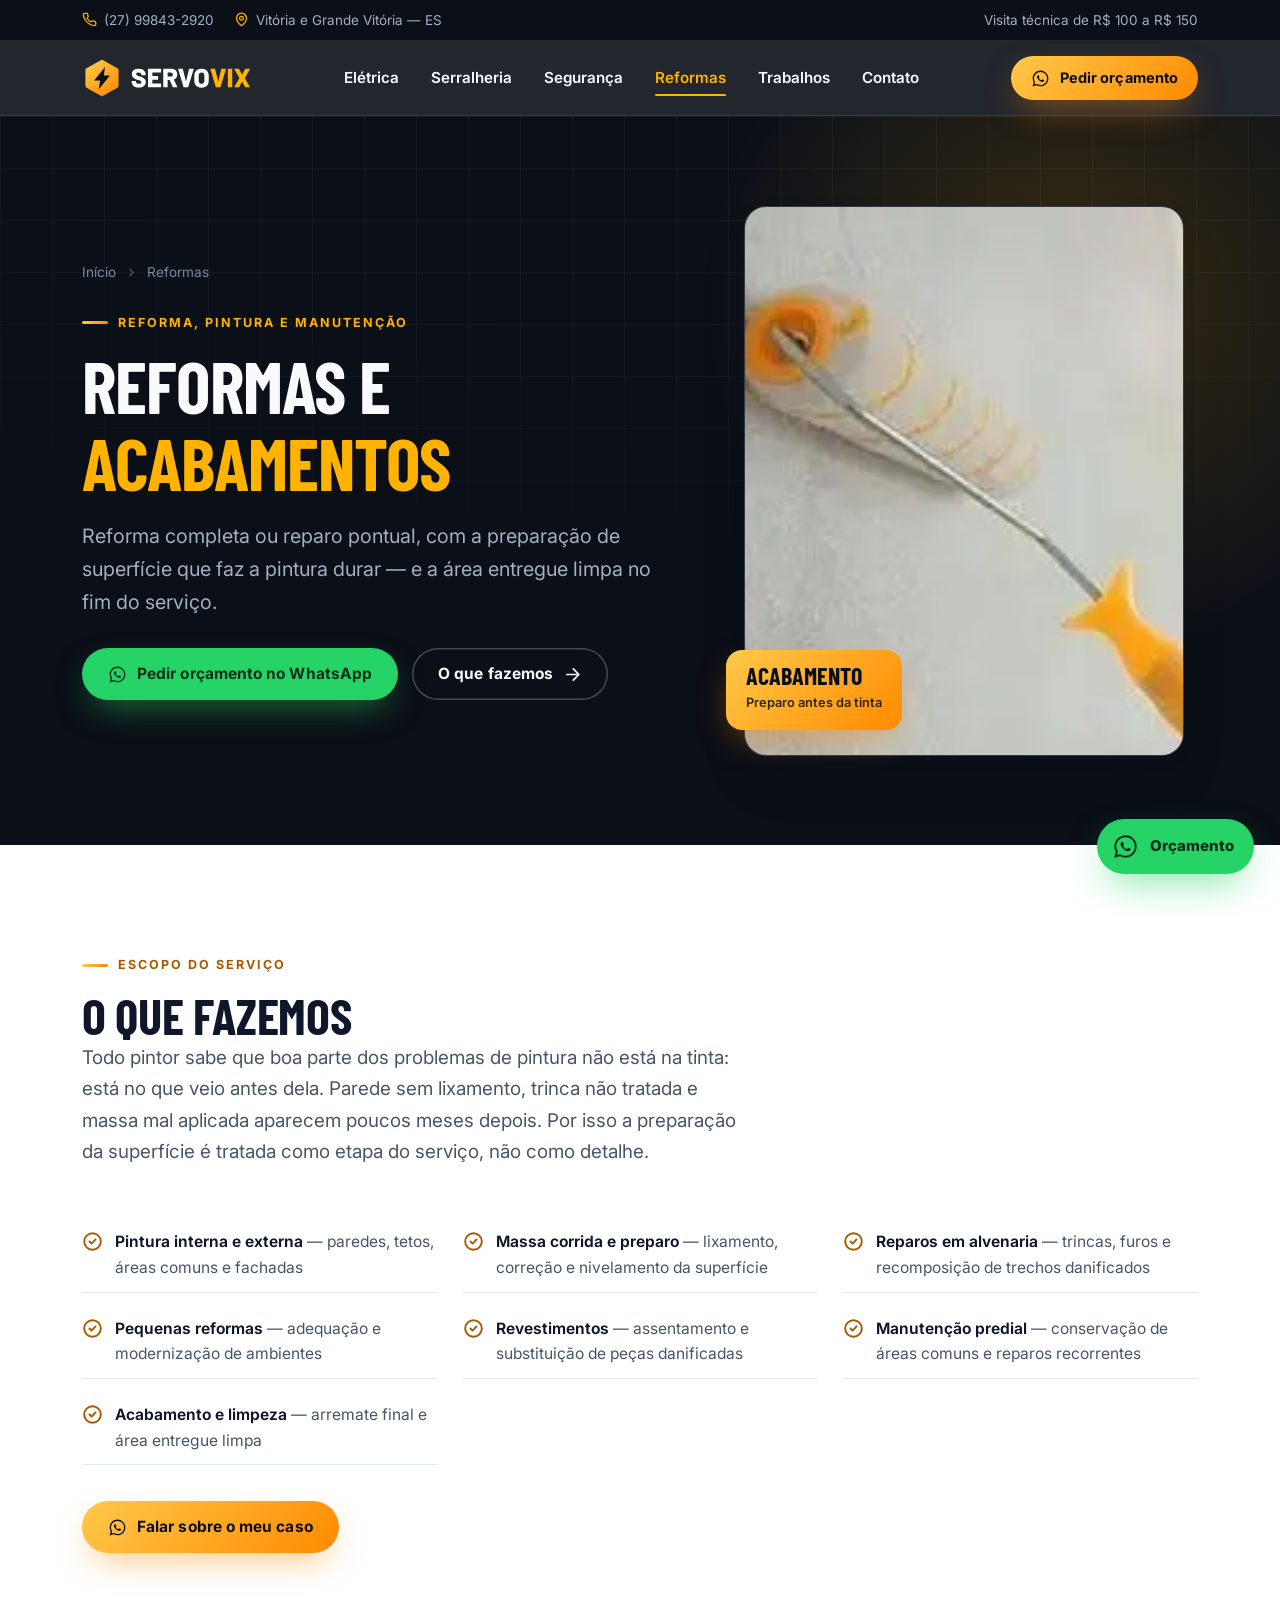
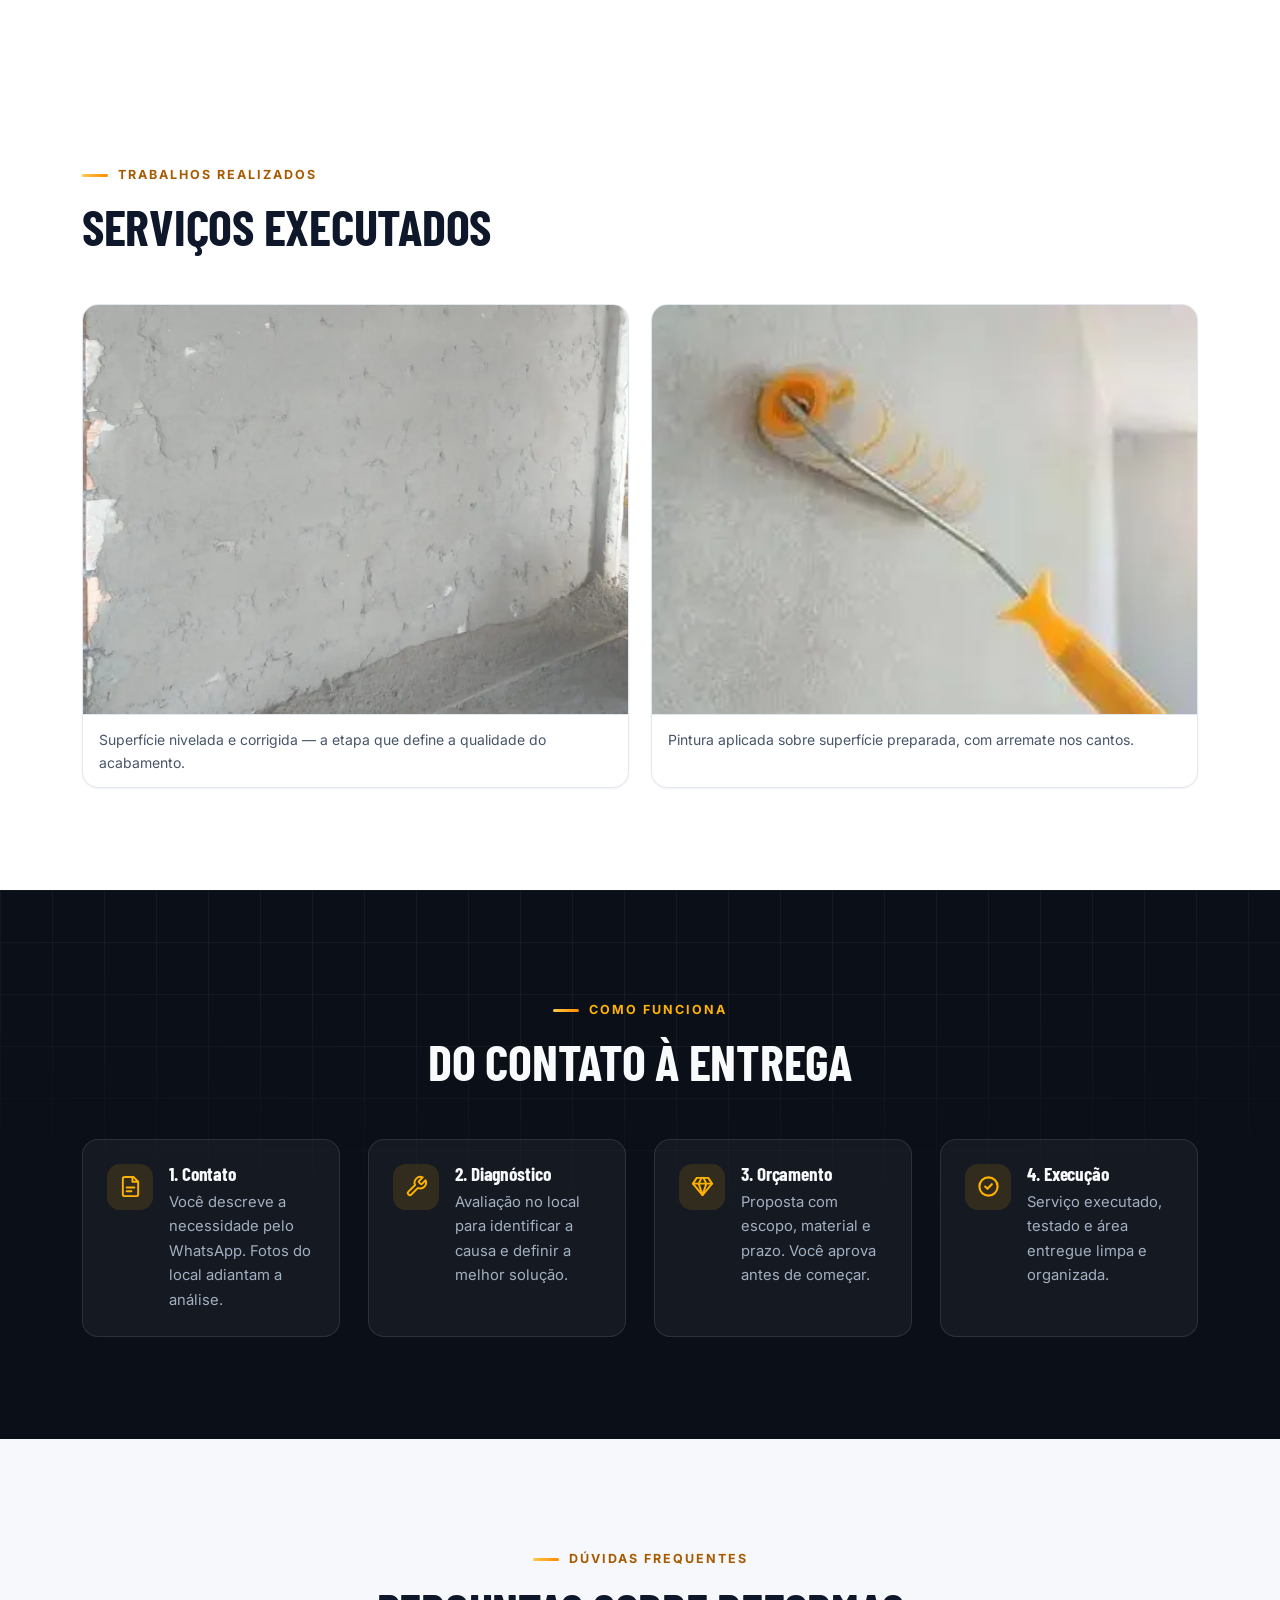
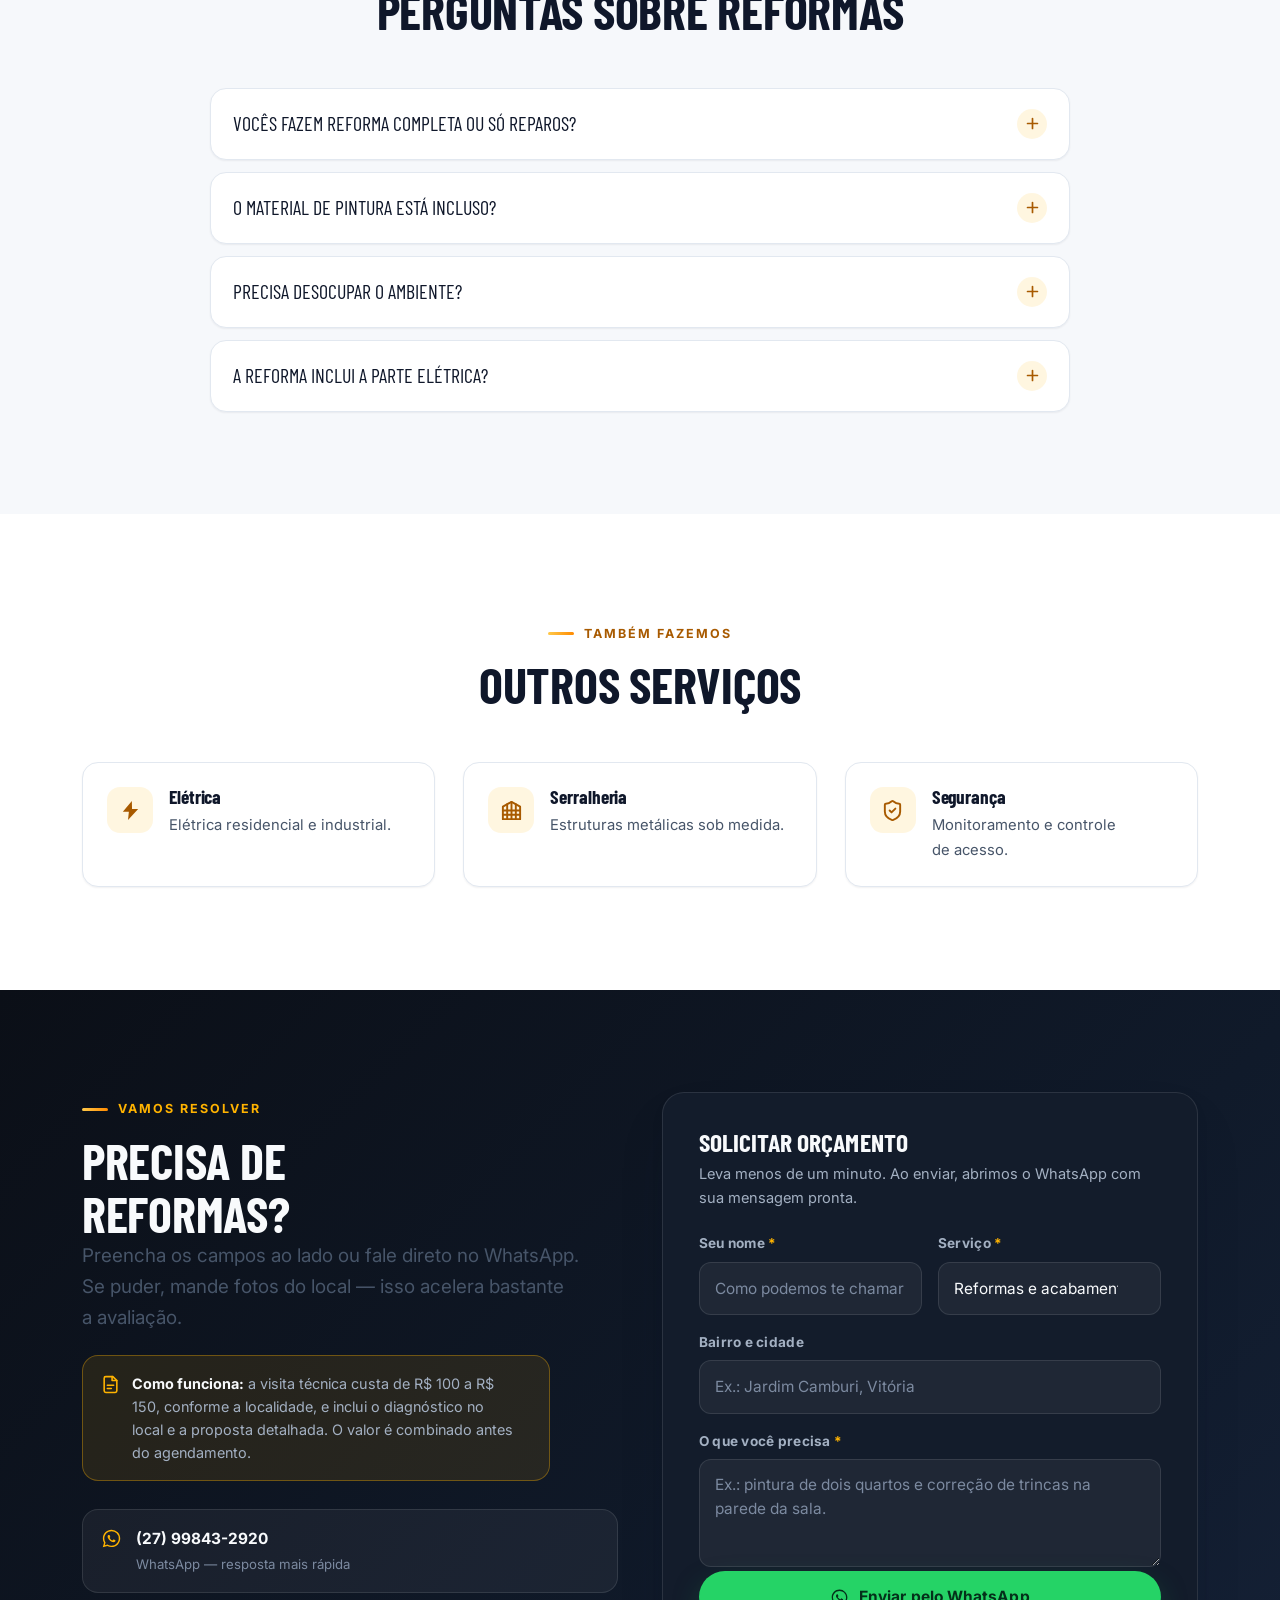
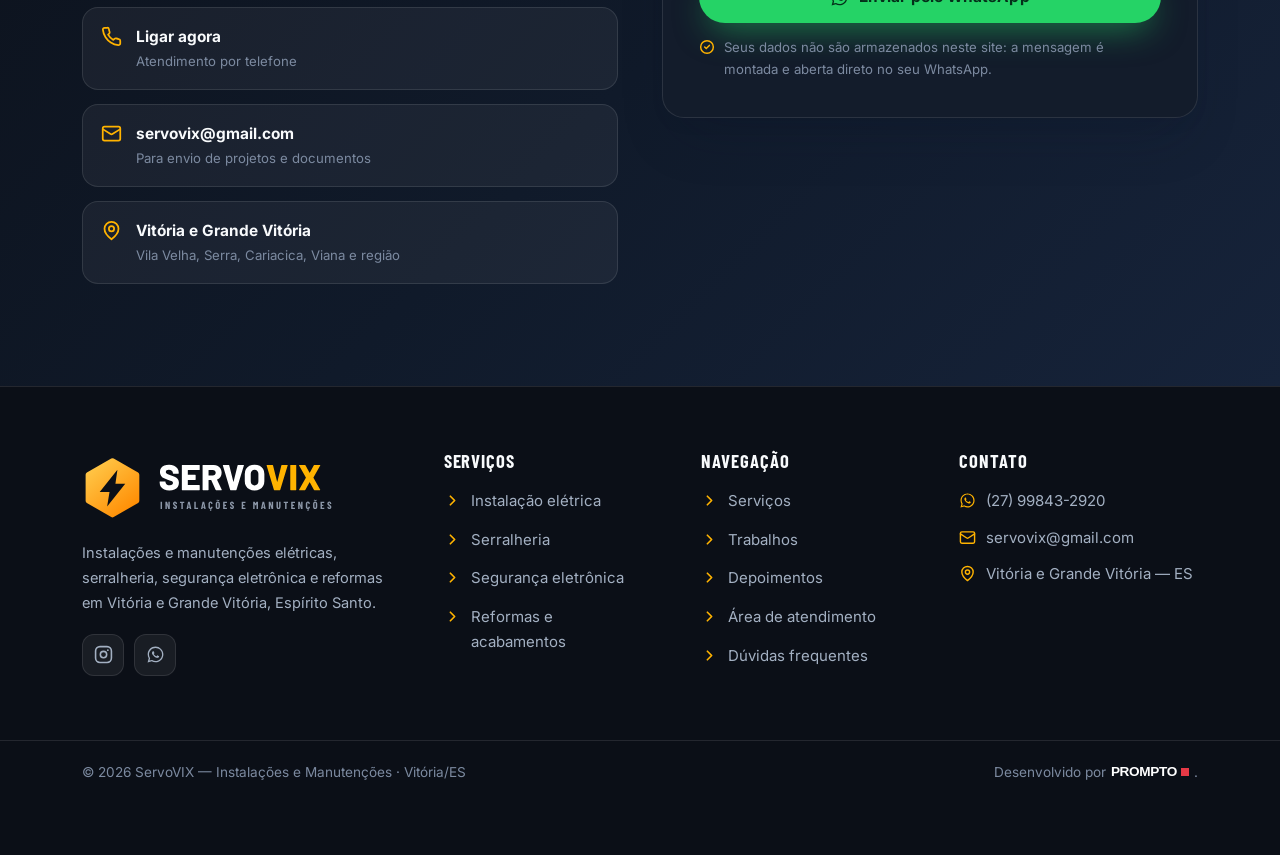
<file: reformas.html>
<!DOCTYPE html>
<html lang="pt-BR">
<head>
<meta charset="utf-8">
<meta name="viewport" content="width=device-width, initial-scale=1">
<title>Reformas e Pintura em Vitória/ES | ServoVIX</title>
<meta name="description" content="Pintor e reformas em Vitória e Grande Vitória: pintura interna e externa, massa corrida e reparos em alvenaria. Orçamento pelo WhatsApp.">
<link rel="canonical" href="https://servovix.com.br/reformas.html">
<meta name="theme-color" content="#0B0F17">
<meta name="robots" content="index,follow,max-image-preview:large">

<meta property="og:type" content="website">
<meta property="og:locale" content="pt_BR">
<meta property="og:site_name" content="ServoVIX">
<meta property="og:title" content="Reformas e Pintura em Vitória/ES | ServoVIX">
<meta property="og:description" content="Pintor e reformas em Vitória e Grande Vitória: pintura interna e externa, massa corrida e reparos em alvenaria. Orçamento pelo WhatsApp.">
<meta property="og:url" content="https://servovix.com.br/reformas.html">
<meta property="og:image" content="https://servovix.com.br/assets/brand/og-image.jpg">
<meta property="og:image:width" content="1200">
<meta property="og:image:height" content="630">
<meta name="twitter:card" content="summary_large_image">
<meta name="twitter:title" content="Reformas e Pintura em Vitória/ES | ServoVIX">
<meta name="twitter:description" content="Pintor e reformas em Vitória e Grande Vitória: pintura interna e externa, massa corrida e reparos em alvenaria. Orçamento pelo WhatsApp.">
<meta name="twitter:image" content="https://servovix.com.br/assets/brand/og-image.jpg">

<link rel="icon" href="/favicon.ico" sizes="any">
<link rel="icon" type="image/svg+xml" href="/assets/brand/favicon.svg">
<link rel="apple-touch-icon" href="/assets/brand/icon-180.png">
<link rel="manifest" href="/site.webmanifest">

<link rel="preconnect" href="https://fonts.googleapis.com">
<link rel="preconnect" href="https://fonts.gstatic.com" crossorigin>
<link rel="stylesheet" href="https://fonts.googleapis.com/css2?family=Barlow+Condensed:wght@600;700&family=Inter:wght@400;500;600;700;800&display=swap">
<link rel="stylesheet" href="/assets/css/servovix.css">

<script type="application/ld+json">
{
  "@context": "https://schema.org",
  "@graph": [
    {
      "@type": "Service",
      "@id": "https://servovix.com.br/reformas.html#service",
      "name": "Reformas e acabamentos",
      "serviceType": "Reformas e acabamentos",
      "description": "Pintor e reformas em Vitória e Grande Vitória: pintura interna e externa, massa corrida e reparos em alvenaria. Orçamento pelo WhatsApp.",
      "url": "https://servovix.com.br/reformas.html",
      "provider": {
        "@id": "https://servovix.com.br/#business"
      },
      "areaServed": [
        {
          "@type": "City",
          "name": "Vitória"
        },
        {
          "@type": "City",
          "name": "Vila Velha"
        },
        {
          "@type": "City",
          "name": "Serra"
        },
        {
          "@type": "City",
          "name": "Cariacica"
        },
        {
          "@type": "City",
          "name": "Viana"
        },
        {
          "@type": "City",
          "name": "Guarapari"
        }
      ],
      "hasOfferCatalog": {
        "@type": "OfferCatalog",
        "name": "Reformas e acabamentos",
        "itemListElement": [
          {
            "@type": "Offer",
            "itemOffered": {
              "@type": "Service",
              "name": "Pintura interna e externa"
            }
          },
          {
            "@type": "Offer",
            "itemOffered": {
              "@type": "Service",
              "name": "Massa corrida e preparo"
            }
          },
          {
            "@type": "Offer",
            "itemOffered": {
              "@type": "Service",
              "name": "Reparos em alvenaria"
            }
          },
          {
            "@type": "Offer",
            "itemOffered": {
              "@type": "Service",
              "name": "Pequenas reformas"
            }
          },
          {
            "@type": "Offer",
            "itemOffered": {
              "@type": "Service",
              "name": "Revestimentos"
            }
          },
          {
            "@type": "Offer",
            "itemOffered": {
              "@type": "Service",
              "name": "Manutenção predial"
            }
          },
          {
            "@type": "Offer",
            "itemOffered": {
              "@type": "Service",
              "name": "Acabamento e limpeza"
            }
          }
        ]
      }
    },
    {
      "@type": "BreadcrumbList",
      "itemListElement": [
        {
          "@type": "ListItem",
          "position": 1,
          "name": "Início",
          "item": "https://servovix.com.br/"
        },
        {
          "@type": "ListItem",
          "position": 2,
          "name": "Reformas",
          "item": "https://servovix.com.br/reformas.html"
        }
      ]
    },
    {
      "@type": "FAQPage",
      "mainEntity": [
        {
          "@type": "Question",
          "name": "Vocês fazem reforma completa ou só reparos?",
          "acceptedAnswer": {
            "@type": "Answer",
            "text": "Os dois. Atendemos desde o reparo de uma trinca e a pintura de um ambiente até reformas mais amplas, com as etapas combinadas previamente no orçamento."
          }
        },
        {
          "@type": "Question",
          "name": "O material de pintura está incluso?",
          "acceptedAnswer": {
            "@type": "Answer",
            "text": "Pode estar. Podemos fornecer o material ou aplicar o que o cliente já comprou — em qualquer caso, os itens ficam discriminados na proposta."
          }
        },
        {
          "@type": "Question",
          "name": "Precisa desocupar o ambiente?",
          "acceptedAnswer": {
            "@type": "Answer",
            "text": "Nem sempre. Em serviços pontuais, dá para trabalhar por etapas, protegendo móveis e piso. Em reformas maiores, combinamos a sequência para reduzir o transtorno."
          }
        },
        {
          "@type": "Question",
          "name": "A reforma inclui a parte elétrica?",
          "acceptedAnswer": {
            "@type": "Answer",
            "text": "Inclui, e essa é uma vantagem de resolver tudo com a mesma equipe: pontos novos e adequação da fiação entram junto com o acabamento. Veja instalação elétrica."
          }
        }
      ]
    }
  ]
}
</script>
</head>
<body>

<a class="skip" href="#main">Ir para o conteúdo</a>

<svg width="0" height="0" style="position:absolute" aria-hidden="true" focusable="false">
  <defs>
    <g id="i-base" fill="none" stroke="currentColor" stroke-width="2" stroke-linecap="round" stroke-linejoin="round"></g>
  </defs>
  <symbol id="i-wa" viewBox="0 0 24 24"><path fill="currentColor" d="M12.04 2C6.58 2 2.13 6.45 2.13 11.91c0 1.75.46 3.45 1.32 4.95L2 22l5.25-1.38a9.9 9.9 0 0 0 4.79 1.22h.01c5.46 0 9.91-4.45 9.91-9.91 0-2.65-1.03-5.14-2.9-7.01A9.82 9.82 0 0 0 12.04 2m0 1.67c2.2 0 4.27.86 5.83 2.42a8.2 8.2 0 0 1 2.41 5.82c0 4.54-3.7 8.24-8.25 8.24a8.24 8.24 0 0 1-4.2-1.15l-.3-.18-3.12.82.83-3.04-.2-.31a8.2 8.2 0 0 1-1.26-4.38c0-4.54 3.7-8.24 8.26-8.24m-3.1 4.2c-.15 0-.39.06-.6.27-.2.21-.79.77-.79 1.87 0 1.1.81 2.17.92 2.32.11.15 1.56 2.38 3.78 3.34.53.23.94.36 1.26.47.53.17 1.01.14 1.39.09.43-.06 1.31-.54 1.5-1.05.18-.52.18-.96.13-1.05-.06-.09-.2-.15-.42-.26-.22-.11-1.31-.65-1.51-.72-.2-.08-.35-.11-.5.1-.14.22-.57.72-.7.87-.13.15-.26.17-.48.06-.22-.11-.93-.34-1.78-1.1-.66-.59-1.1-1.31-1.23-1.53-.13-.22-.01-.34.1-.45.1-.1.22-.26.33-.39.11-.13.15-.22.22-.37.08-.15.04-.28-.02-.39-.05-.11-.49-1.2-.68-1.64-.18-.42-.36-.37-.49-.37z"/></symbol>
  <symbol id="i-phone" viewBox="0 0 24 24"><path fill="none" stroke="currentColor" stroke-width="2" stroke-linecap="round" stroke-linejoin="round" d="M22 16.92v3a2 2 0 0 1-2.18 2 19.8 19.8 0 0 1-8.63-3.07 19.5 19.5 0 0 1-6-6A19.8 19.8 0 0 1 2.12 4.2 2 2 0 0 1 4.11 2h3a2 2 0 0 1 2 1.72c.13.96.36 1.9.7 2.81a2 2 0 0 1-.45 2.11L8.09 9.91a16 16 0 0 0 6 6l1.27-1.27a2 2 0 0 1 2.11-.45c.91.34 1.85.57 2.81.7A2 2 0 0 1 22 16.92"/></symbol>
  <symbol id="i-mail" viewBox="0 0 24 24"><g fill="none" stroke="currentColor" stroke-width="2" stroke-linecap="round" stroke-linejoin="round"><rect width="20" height="16" x="2" y="4" rx="2"/><path d="m22 7-8.97 5.7a1.94 1.94 0 0 1-2.06 0L2 7"/></g></symbol>
  <symbol id="i-pin" viewBox="0 0 24 24"><g fill="none" stroke="currentColor" stroke-width="2" stroke-linecap="round" stroke-linejoin="round"><path d="M20 10c0 6-8 12-8 12s-8-6-8-12a8 8 0 0 1 16 0"/><circle cx="12" cy="10" r="3"/></g></symbol>
  <symbol id="i-bolt" viewBox="0 0 24 24"><path fill="currentColor" d="M13.4 2 4 13.3h6.3L9.4 22 20 10.4h-6.4z"/></symbol>
  <symbol id="i-shield" viewBox="0 0 24 24"><g fill="none" stroke="currentColor" stroke-width="2" stroke-linecap="round" stroke-linejoin="round"><path d="M20 13c0 5-3.5 7.5-7.66 8.95a1 1 0 0 1-.67 0C7.5 20.5 4 18 4 13V6a1 1 0 0 1 1-1c2 0 4.5-1.2 6.24-2.72a1.17 1.17 0 0 1 1.52 0C14.51 3.81 17 5 19 5a1 1 0 0 1 1 1z"/><path d="m9 12 2 2 4-4"/></g></symbol>
  <symbol id="i-gate" viewBox="0 0 24 24"><g fill="none" stroke="currentColor" stroke-width="2" stroke-linecap="round" stroke-linejoin="round"><path d="M3 21V8l9-5 9 5v13"/><path d="M3 21h18M12 3v18M7.5 5.5V21M16.5 5.5V21M3 12h18M3 16.5h18"/></g></symbol>
  <symbol id="i-roller" viewBox="0 0 24 24"><g fill="none" stroke="currentColor" stroke-width="2" stroke-linecap="round" stroke-linejoin="round"><rect width="16" height="6" x="2" y="2" rx="2"/><path d="M10 16v-2a2 2 0 0 1 2-2h8a2 2 0 0 0 2-2V7a2 2 0 0 0-2-2h-2"/><rect width="4" height="6" x="8" y="16" rx="1"/></g></symbol>
  <symbol id="i-check" viewBox="0 0 24 24"><g fill="none" stroke="currentColor" stroke-width="2.2" stroke-linecap="round" stroke-linejoin="round"><circle cx="12" cy="12" r="9.5"/><path d="m8.5 12 2.4 2.4 4.6-4.8"/></g></symbol>
  <symbol id="i-arrow" viewBox="0 0 24 24"><path fill="none" stroke="currentColor" stroke-width="2.2" stroke-linecap="round" stroke-linejoin="round" d="M5 12h14m-6-7 7 7-7 7"/></symbol>
  <symbol id="i-star" viewBox="0 0 24 24"><path fill="currentColor" d="m12 2 3.09 6.26L22 9.27l-5 4.87 1.18 6.88L12 17.77l-6.18 3.25L7 14.14 2 9.27l6.91-1.01z"/></symbol>
  <symbol id="i-clock" viewBox="0 0 24 24"><g fill="none" stroke="currentColor" stroke-width="2" stroke-linecap="round" stroke-linejoin="round"><circle cx="12" cy="12" r="9.5"/><path d="M12 6.5V12l3.5 2"/></g></symbol>
  <symbol id="i-doc" viewBox="0 0 24 24"><g fill="none" stroke="currentColor" stroke-width="2" stroke-linecap="round" stroke-linejoin="round"><path d="M15 2H6a2 2 0 0 0-2 2v16a2 2 0 0 0 2 2h12a2 2 0 0 0 2-2V7z"/><path d="M14 2v5h6M8 13h8M8 17h5"/></g></symbol>
  <symbol id="i-tools" viewBox="0 0 24 24"><path fill="none" stroke="currentColor" stroke-width="2" stroke-linecap="round" stroke-linejoin="round" d="M14.7 6.3a1 1 0 0 0 0 1.4l1.6 1.6a1 1 0 0 0 1.4 0l3.77-3.77a6 6 0 0 1-7.94 7.94l-6.91 6.91a2.12 2.12 0 0 1-3-3l6.91-6.91a6 6 0 0 1 7.94-7.94z"/></symbol>
  <symbol id="i-gem" viewBox="0 0 24 24"><g fill="none" stroke="currentColor" stroke-width="2" stroke-linecap="round" stroke-linejoin="round"><path d="M6 3h12l4 6-10 12L2 9z"/><path d="M2 9h20M12 21 8 9l3-6M12 21l4-12-3-6"/></g></symbol>
  <symbol id="i-user" viewBox="0 0 24 24"><g fill="none" stroke="currentColor" stroke-width="2" stroke-linecap="round" stroke-linejoin="round"><path d="M20 21v-2a4 4 0 0 0-4-4H8a4 4 0 0 0-4 4v2"/><circle cx="12" cy="7" r="4"/></g></symbol>
  <symbol id="i-ig" viewBox="0 0 24 24"><g fill="none" stroke="currentColor" stroke-width="2" stroke-linecap="round" stroke-linejoin="round"><rect width="20" height="20" x="2" y="2" rx="5.5"/><circle cx="12" cy="12" r="4"/><circle cx="17.5" cy="6.5" r="1.1" fill="currentColor" stroke="none"/></g></symbol>
  <symbol id="i-menu" viewBox="0 0 24 24"><path fill="none" stroke="currentColor" stroke-width="2" stroke-linecap="round" d="M4 7h16M4 12h16M4 17h16"/></symbol>
  <symbol id="i-close" viewBox="0 0 24 24"><path fill="none" stroke="currentColor" stroke-width="2" stroke-linecap="round" d="M18 6 6 18M6 6l12 12"/></symbol>
  <symbol id="i-plus" viewBox="0 0 24 24"><path fill="none" stroke="currentColor" stroke-width="2.4" stroke-linecap="round" d="M5 12h14M12 5v14"/></symbol>
  <symbol id="i-chev" viewBox="0 0 24 24"><path fill="none" stroke="currentColor" stroke-width="2.4" stroke-linecap="round" stroke-linejoin="round" d="m9 18 6-6-6-6"/></symbol>
</svg>


<!-- ===== Barra superior ===== -->
<div class="topbar">
  <div class="wrap">
    <div class="topbar-l">
      <a href="tel:+5527998432920">
        <svg aria-hidden="true"><use href="#i-phone"/></svg>(27) 99843-2920</a>
      <span class="topbar-local">
        <svg aria-hidden="true"><use href="#i-pin"/></svg><span><span class="so-lg">Vitória e </span>Grande Vitória — ES</span></span>
    </div>
    <div class="topbar-r hide-sm"><span>Visita técnica de R$ 100 a R$ 150</span></div>
  </div>
</div>

<!-- ===== Cabeçalho ===== -->
<header class="hdr">
  <div class="wrap">
    <a class="brand" href="/" aria-label="ServoVIX — página inicial">
      <img src="/assets/brand/servovix-logo-compact.svg" alt="ServoVIX — Instalações e Manutenções" width="170" height="40">
    </a>
    <nav class="nav" aria-label="Navegação principal">
      <a href="/eletrica.html">Elétrica</a>
      <a href="/serralheria.html">Serralheria</a>
      <a href="/seguranca.html">Segurança</a>
      <a href="/reformas.html" aria-current="page">Reformas</a>
      <a href="/#trabalhos">Trabalhos</a>
      <a href="#contato">Contato</a>
    </nav>
    <div class="hdr-cta">
      <a class="btn btn--primary btn--sm" href="https://wa.me/5527998432920?text=Ol%C3%A1!%20Vim%20pelo%20site%20e%20gostaria%20de%20um%20or%C3%A7amento." target="_blank" rel="noopener">
        <svg aria-hidden="true"><use href="#i-wa"/></svg>Pedir orçamento</a>
      <button class="burger" id="burger" aria-label="Abrir menu" aria-expanded="false" aria-controls="drawer">
        <svg aria-hidden="true"><use href="#i-menu"/></svg>
      </button>
    </div>
  </div>
</header>

<!-- ===== Menu mobile ===== -->
<div class="drawer" id="drawer" data-open="false" aria-hidden="true">
  <div class="drawer__veil" data-close></div>
  <div class="drawer__panel" role="dialog" aria-modal="true" aria-label="Menu">
    <div class="drawer__top">
      <img src="/assets/brand/servovix-logo-compact.svg" alt="ServoVIX" width="153" height="36">
      <button class="burger" data-close aria-label="Fechar menu"><svg aria-hidden="true"><use href="#i-close"/></svg></button>
    </div>
    <a class="dlink" href="/eletrica.html">Elétrica</a>
    <a class="dlink" href="/serralheria.html">Serralheria</a>
    <a class="dlink" href="/seguranca.html">Segurança</a>
    <a class="dlink" href="/reformas.html">Reformas</a>
    <a class="dlink" href="/#trabalhos">Trabalhos</a>
    <a class="dlink" href="#faq">Dúvidas</a>
    <a class="dlink" href="#contato">Contato</a>
    <a class="btn btn--wa" href="https://wa.me/5527998432920?text=Ol%C3%A1!%20Vim%20pelo%20site%20e%20gostaria%20de%20um%20or%C3%A7amento." target="_blank" rel="noopener">
      <svg aria-hidden="true"><use href="#i-wa"/></svg>Falar no WhatsApp</a>
  </div>
</div>


<main id="main">

  <!-- ===== Hero ===== -->
  <section class="hero mesh">
    <div class="wrap">
      <div>
        <nav class="crumb" aria-label="Você está aqui">
          <a href="/">Início</a><svg aria-hidden="true"><use href="#i-chev"/></svg><span>Reformas</span>
        </nav>
        <p class="eyebrow">Reforma, pintura e manutenção</p>
        <h1 class="h1">Reformas e <em>acabamentos</em></h1>
        <p class="lead">Reforma completa ou reparo pontual, com a preparação de superfície que faz a pintura durar — e a área entregue limpa no fim do serviço.</p>
        <div class="btn-row">
          <a class="btn btn--wa" href="https://wa.me/5527998432920?text=Ol%C3%A1!%20Vim%20pelo%20site%20e%20gostaria%20de%20um%20or%C3%A7amento%20de%20reformas." target="_blank" rel="noopener"><svg aria-hidden="true"><use href="#i-wa"/></svg>Pedir orçamento no WhatsApp</a>
          <a class="btn btn--ghost" href="#escopo">O que fazemos<svg aria-hidden="true"><use href="#i-arrow"/></svg></a>
        </div>
      </div>
      <div class="hero-art">
        <div class="hero-art__frame"><picture><source srcset="/img/pintura.webp" type="image/webp"><img src="/img/pintura.jpg" width="900" height="675" alt="Aplicação de tinta com rolo em parede interna" fetchpriority="high"></picture></div>
        <div class="hero-art__badge"><strong>Acabamento</strong><span>Preparo antes da tinta</span></div>
      </div>
    </div>
  </section>

  <!-- ===== Escopo ===== -->
  <section class="sec" id="escopo">
    <div class="wrap">
      <div class="sec-head rv">
        <p class="eyebrow">Escopo do serviço</p>
        <h2 class="h2">O que fazemos</h2>
        <p class="lead">Todo pintor sabe que boa parte dos problemas de pintura não está na tinta: está no que veio antes dela. Parede sem lixamento, trinca não tratada e massa mal aplicada aparecem poucos meses depois. Por isso a preparação da superfície é tratada como etapa do serviço, não como detalhe.</p>
      </div>
      <ul class="scope rv">
          <li><svg aria-hidden="true"><use href="#i-check"/></svg><span><b>Pintura interna e externa</b> — paredes, tetos, áreas comuns e fachadas</span></li>
          <li><svg aria-hidden="true"><use href="#i-check"/></svg><span><b>Massa corrida e preparo</b> — lixamento, correção e nivelamento da superfície</span></li>
          <li><svg aria-hidden="true"><use href="#i-check"/></svg><span><b>Reparos em alvenaria</b> — trincas, furos e recomposição de trechos danificados</span></li>
          <li><svg aria-hidden="true"><use href="#i-check"/></svg><span><b>Pequenas reformas</b> — adequação e modernização de ambientes</span></li>
          <li><svg aria-hidden="true"><use href="#i-check"/></svg><span><b>Revestimentos</b> — assentamento e substituição de peças danificadas</span></li>
          <li><svg aria-hidden="true"><use href="#i-check"/></svg><span><b>Manutenção predial</b> — conservação de áreas comuns e reparos recorrentes</span></li>
          <li><svg aria-hidden="true"><use href="#i-check"/></svg><span><b>Acabamento e limpeza</b> — arremate final e área entregue limpa</span></li>
      </ul>
      <div class="btn-row rv" style="margin-top:36px">
        <a class="btn btn--primary" href="https://wa.me/5527998432920?text=Ol%C3%A1!%20Vim%20pelo%20site%20e%20gostaria%20de%20um%20or%C3%A7amento%20de%20reformas." target="_blank" rel="noopener"><svg aria-hidden="true"><use href="#i-wa"/></svg>Falar sobre o meu caso</a>
      </div>
    </div>
  </section>

  <section class="sec " id="galeria">
    <div class="wrap">
      <div class="sec-head rv">
        <p class="eyebrow">Trabalhos realizados</p>
        <h2 class="h2">Serviços executados</h2>
        
      </div>
      <div class="shots">
        <figure class="shot rv"><picture><source srcset="/img/parede.webp" type="image/webp"><img src="/img/parede.jpg" width="1200" height="900" alt="Parede com massa aplicada e superfície preparada para pintura" loading="lazy"></picture><figcaption>Superfície nivelada e corrigida — a etapa que define a qualidade do acabamento.</figcaption></figure>
        <figure class="shot rv" data-delay="70"><picture><source srcset="/img/pintura.webp" type="image/webp"><img src="/img/pintura.jpg" width="900" height="675" alt="Aplicação de tinta com rolo em parede interna" loading="lazy"></picture><figcaption>Pintura aplicada sobre superfície preparada, com arremate nos cantos.</figcaption></figure>
      </div>
    </div>
  </section>

  <!-- ===== Processo ===== -->
  <section class="sec sec--dark mesh">
    <div class="wrap">
      <div class="sec-head sec-head--c rv">
        <p class="eyebrow" style="justify-content:center">Como funciona</p>
        <h2 class="h2">Do contato à entrega</h2>
      </div>
      <div class="grid g-4">
        <div class="feat rv"><span class="feat__ico"><svg aria-hidden="true"><use href="#i-doc"/></svg></span><div><h3>1. Contato</h3><p>Você descreve a necessidade pelo WhatsApp. Fotos do local adiantam a análise.</p></div></div>
        <div class="feat rv" data-delay="60"><span class="feat__ico"><svg aria-hidden="true"><use href="#i-tools"/></svg></span><div><h3>2. Diagnóstico</h3><p>Avaliação no local para identificar a causa e definir a melhor solução.</p></div></div>
        <div class="feat rv" data-delay="120"><span class="feat__ico"><svg aria-hidden="true"><use href="#i-gem"/></svg></span><div><h3>3. Orçamento</h3><p>Proposta com escopo, material e prazo. Você aprova antes de começar.</p></div></div>
        <div class="feat rv" data-delay="180"><span class="feat__ico"><svg aria-hidden="true"><use href="#i-check"/></svg></span><div><h3>4. Execução</h3><p>Serviço executado, testado e área entregue limpa e organizada.</p></div></div>
      </div>
    </div>
  </section>

  <!-- ===== FAQ ===== -->
  <section class="sec sec--alt" id="faq">
    <div class="wrap">
      <div class="sec-head sec-head--c rv">
        <p class="eyebrow" style="justify-content:center">Dúvidas frequentes</p>
        <h2 class="h2">Perguntas sobre reformas</h2>
      </div>
      <div class="faq">
        <div class="ac rv" data-open="false">
          <button class="ac__btn" aria-expanded="false" aria-controls="q1">Vocês fazem reforma completa ou só reparos?<span class="ac__ico"><svg aria-hidden="true"><use href="#i-plus"/></svg></span></button>
          <div class="ac__panel" id="q1" aria-hidden="true"><div><p>Os dois. Atendemos desde o reparo de uma trinca e a pintura de um ambiente até reformas mais amplas, com as etapas combinadas previamente no orçamento.</p></div></div>
        </div>
        <div class="ac rv" data-open="false">
          <button class="ac__btn" aria-expanded="false" aria-controls="q2">O material de pintura está incluso?<span class="ac__ico"><svg aria-hidden="true"><use href="#i-plus"/></svg></span></button>
          <div class="ac__panel" id="q2" aria-hidden="true"><div><p>Pode estar. Podemos fornecer o material ou aplicar o que o cliente já comprou — em qualquer caso, os itens ficam discriminados na proposta.</p></div></div>
        </div>
        <div class="ac rv" data-open="false">
          <button class="ac__btn" aria-expanded="false" aria-controls="q3">Precisa desocupar o ambiente?<span class="ac__ico"><svg aria-hidden="true"><use href="#i-plus"/></svg></span></button>
          <div class="ac__panel" id="q3" aria-hidden="true"><div><p>Nem sempre. Em serviços pontuais, dá para trabalhar por etapas, protegendo móveis e piso. Em reformas maiores, combinamos a sequência para reduzir o transtorno.</p></div></div>
        </div>
        <div class="ac rv" data-open="false">
          <button class="ac__btn" aria-expanded="false" aria-controls="q4">A reforma inclui a parte elétrica?<span class="ac__ico"><svg aria-hidden="true"><use href="#i-plus"/></svg></span></button>
          <div class="ac__panel" id="q4" aria-hidden="true"><div><p>Inclui, e essa é uma vantagem de resolver tudo com a mesma equipe: pontos novos e adequação da fiação entram junto com o acabamento. Veja <a href="/eletrica.html" class="link-amber">instalação elétrica</a>.</p></div></div>
        </div>
      </div>
    </div>
  </section>

  <!-- ===== Outros serviços ===== -->
  <section class="sec">
    <div class="wrap">
      <div class="sec-head sec-head--c rv">
        <p class="eyebrow" style="justify-content:center">Também fazemos</p>
        <h2 class="h2">Outros serviços</h2>
      </div>
      <div class="grid g-3">
        <a class="feat rv" href="/eletrica.html">
          <span class="feat__ico"><svg aria-hidden="true"><use href="#i-bolt"/></svg></span>
          <div><h3>Elétrica</h3><p>Elétrica residencial e industrial.</p></div>
        </a>
        <a class="feat rv" data-delay="70" href="/serralheria.html">
          <span class="feat__ico"><svg aria-hidden="true"><use href="#i-gate"/></svg></span>
          <div><h3>Serralheria</h3><p>Estruturas metálicas sob medida.</p></div>
        </a>
        <a class="feat rv" data-delay="140" href="/seguranca.html">
          <span class="feat__ico"><svg aria-hidden="true"><use href="#i-shield"/></svg></span>
          <div><h3>Segurança</h3><p>Monitoramento e controle de acesso.</p></div>
        </a>
      </div>
    </div>
  </section>

  <!-- ===== Contato + orçamento ===== -->
  <section class="sec cta" id="contato">
    <div class="wrap" style="grid-template-columns:1fr">
      <div class="contact-grid">

        <div class="rv">
          <p class="eyebrow">Vamos resolver</p>
          <h2 class="h2">Precisa de<br>reformas?</h2>
          <p class="lead">Preencha os campos ao lado ou fale direto no WhatsApp. Se puder, mande fotos do local — isso acelera bastante a avaliação.</p>
          <p class="aviso-orcamento"><svg aria-hidden="true"><use href="#i-doc"/></svg><span><b>Como funciona:</b> a visita técnica custa de R$ 100 a R$ 150, conforme a localidade, e inclui o diagnóstico no local e a proposta detalhada. O valor é combinado antes do agendamento.</span></p>

          <div class="contact-list">
            <a href="https://wa.me/5527998432920?text=Ol%C3%A1!%20Vim%20pelo%20site%20e%20gostaria%20de%20um%20or%C3%A7amento%20de%20reformas." target="_blank" rel="noopener"><svg aria-hidden="true"><use href="#i-wa"/></svg>
              <span><b>(27) 99843-2920</b><small>WhatsApp — resposta mais rápida</small></span></a>
            <a href="tel:+5527998432920"><svg aria-hidden="true"><use href="#i-phone"/></svg>
              <span><b>Ligar agora</b><small>Atendimento por telefone</small></span></a>
            <a href="mailto:servovix@gmail.com"><svg aria-hidden="true"><use href="#i-mail"/></svg>
              <span><b>servovix@gmail.com</b><small>Para envio de projetos e documentos</small></span></a>
            <span><svg aria-hidden="true"><use href="#i-pin"/></svg>
              <span><b>Vitória e Grande Vitória</b><small>Vila Velha, Serra, Cariacica, Viana e região</small></span></span>
          </div>
        </div>

        <div class="rv" data-delay="90">
          <form class="qform" id="orcamento" novalidate>
            <h3 class="h3" style="margin-bottom:6px;color:var(--inv)">Solicitar orçamento</h3>
            <p style="font-size:14.6px;color:var(--inv-2);margin-bottom:22px">Leva menos de um minuto. Ao enviar, abrimos o WhatsApp com sua mensagem pronta.</p>
            <div class="qform__grid">
              <div class="field">
                <label for="c-nome">Seu nome <span class="req">*</span></label>
                <input id="c-nome" name="nome" type="text" autocomplete="name" placeholder="Como podemos te chamar" required>
                <span class="err">Preencha seu nome.</span>
              </div>
              <div class="field">
                <label for="c-servico">Serviço <span class="req">*</span></label>
                <select id="c-servico" name="servico" required>
                  <option value="">Selecione…</option>
                  <option>Instalação elétrica</option>
                  <option>Serralheria</option>
                  <option>Segurança eletrônica</option>
                  <option selected>Reformas e acabamentos</option>
                  <option>Mais de um serviço</option>
                  <option>Não sei / preciso de orientação</option>
                </select>
                <span class="err">Escolha um serviço.</span>
              </div>
              <div class="field full">
                <label for="c-local">Bairro e cidade</label>
                <input id="c-local" name="local" type="text" placeholder="Ex.: Jardim Camburi, Vitória">
              </div>
              <div class="field full">
                <label for="c-detalhe">O que você precisa <span class="req">*</span></label>
                <textarea id="c-detalhe" name="detalhe" data-min="8" placeholder="Ex.: pintura de dois quartos e correção de trincas na parede da sala." required></textarea>
                <span class="err">Conte um pouco mais sobre o serviço.</span>
              </div>
            </div>
            <button class="btn btn--wa" type="submit"><svg aria-hidden="true"><use href="#i-wa"/></svg>Enviar pelo WhatsApp</button>
            <p class="qform__note"><svg aria-hidden="true"><use href="#i-check"/></svg>
              Seus dados não são armazenados neste site: a mensagem é montada e aberta direto no seu WhatsApp.</p>
          </form>
        </div>

      </div>
    </div>
  </section>

</main>

<!-- ===== Rodapé ===== -->
<footer class="ft">
  <div class="wrap">
    <div>
      <img class="flogo" src="/assets/brand/servovix-logo.svg" alt="ServoVIX — Instalações e Manutenções" width="250" height="72">
      <p>Instalações e manutenções elétricas, serralheria, segurança eletrônica e reformas em Vitória e Grande Vitória, Espírito Santo.</p>
      <div class="social">
        <a href="https://www.instagram.com/servovix.servicos" target="_blank" rel="noopener" aria-label="Instagram da ServoVIX"><svg aria-hidden="true"><use href="#i-ig"/></svg></a>
        <a href="https://wa.me/5527998432920" target="_blank" rel="noopener" aria-label="WhatsApp da ServoVIX"><svg aria-hidden="true"><use href="#i-wa"/></svg></a>
      </div>
    </div>

    <div>
      <h4>Serviços</h4>
      <ul>
        <li><a href="/eletrica.html"><svg aria-hidden="true"><use href="#i-chev"/></svg>Instalação elétrica</a></li>
        <li><a href="/serralheria.html"><svg aria-hidden="true"><use href="#i-chev"/></svg>Serralheria</a></li>
        <li><a href="/seguranca.html"><svg aria-hidden="true"><use href="#i-chev"/></svg>Segurança eletrônica</a></li>
        <li><a href="/reformas.html"><svg aria-hidden="true"><use href="#i-chev"/></svg>Reformas e acabamentos</a></li>
      </ul>
    </div>

    <div>
      <h4>Navegação</h4>
      <ul>
        <li><a href="/#servicos"><svg aria-hidden="true"><use href="#i-chev"/></svg>Serviços</a></li>
        <li><a href="/#trabalhos"><svg aria-hidden="true"><use href="#i-chev"/></svg>Trabalhos</a></li>
        <li><a href="/#depoimentos"><svg aria-hidden="true"><use href="#i-chev"/></svg>Depoimentos</a></li>
        <li><a href="/#area"><svg aria-hidden="true"><use href="#i-chev"/></svg>Área de atendimento</a></li>
        <li><a href="#faq"><svg aria-hidden="true"><use href="#i-chev"/></svg>Dúvidas frequentes</a></li>
      </ul>
    </div>

    <div>
      <h4>Contato</h4>
      <address>
        <a href="https://wa.me/5527998432920?text=Ol%C3%A1!%20Vim%20pelo%20site%20e%20gostaria%20de%20um%20or%C3%A7amento." target="_blank" rel="noopener">
          <svg aria-hidden="true"><use href="#i-wa"/></svg>(27) 99843-2920</a>
        <a href="mailto:servovix@gmail.com"><svg aria-hidden="true"><use href="#i-mail"/></svg>servovix@gmail.com</a>
        <span style="display:inline-flex;gap:10px;align-items:flex-start">
          <svg aria-hidden="true"><use href="#i-pin"/></svg>Vitória e Grande Vitória — ES</span>
      </address>
    </div>
  </div>

  <div class="ft__bar">
    <div class="wrap">
      <span>© <span id="ano">2026</span> ServoVIX — Instalações e Manutenções · Vitória/ES</span>
      <span class="credito">Desenvolvido por <a href="https://souprompto.com.br" target="_blank" rel="noopener noreferrer" aria-label="PROMPTO">PROMPTO<span class="credito__marca" aria-hidden="true"></span></a>.</span>
    </div>
  </div>
</footer>

<a class="fab" href="https://wa.me/5527998432920?text=Ol%C3%A1!%20Vim%20pelo%20site%20e%20gostaria%20de%20um%20or%C3%A7amento." target="_blank" rel="noopener" aria-label="Falar no WhatsApp">
  <svg aria-hidden="true"><use href="#i-wa"/></svg><span>Orçamento</span>
</a>

<!-- Barra fixa de ação (mobile) -->
<nav class="actionbar" aria-label="Ações rápidas">
  <a class="btn btn--ghost" href="tel:+5527998432920">
    <svg aria-hidden="true"><use href="#i-phone"/></svg>Ligar
  </a>
  <a class="btn btn--wa" href="https://wa.me/5527998432920?text=Ol%C3%A1!%20Vim%20pelo%20site%20e%20gostaria%20de%20um%20or%C3%A7amento." target="_blank" rel="noopener">
    <svg aria-hidden="true"><use href="#i-wa"/></svg>Pedir orçamento
  </a>
</nav>

<script>document.getElementById("ano").textContent=new Date().getFullYear();</script>
<script src="/assets/js/servovix.js" defer></script>
</body>
</html>
</file>
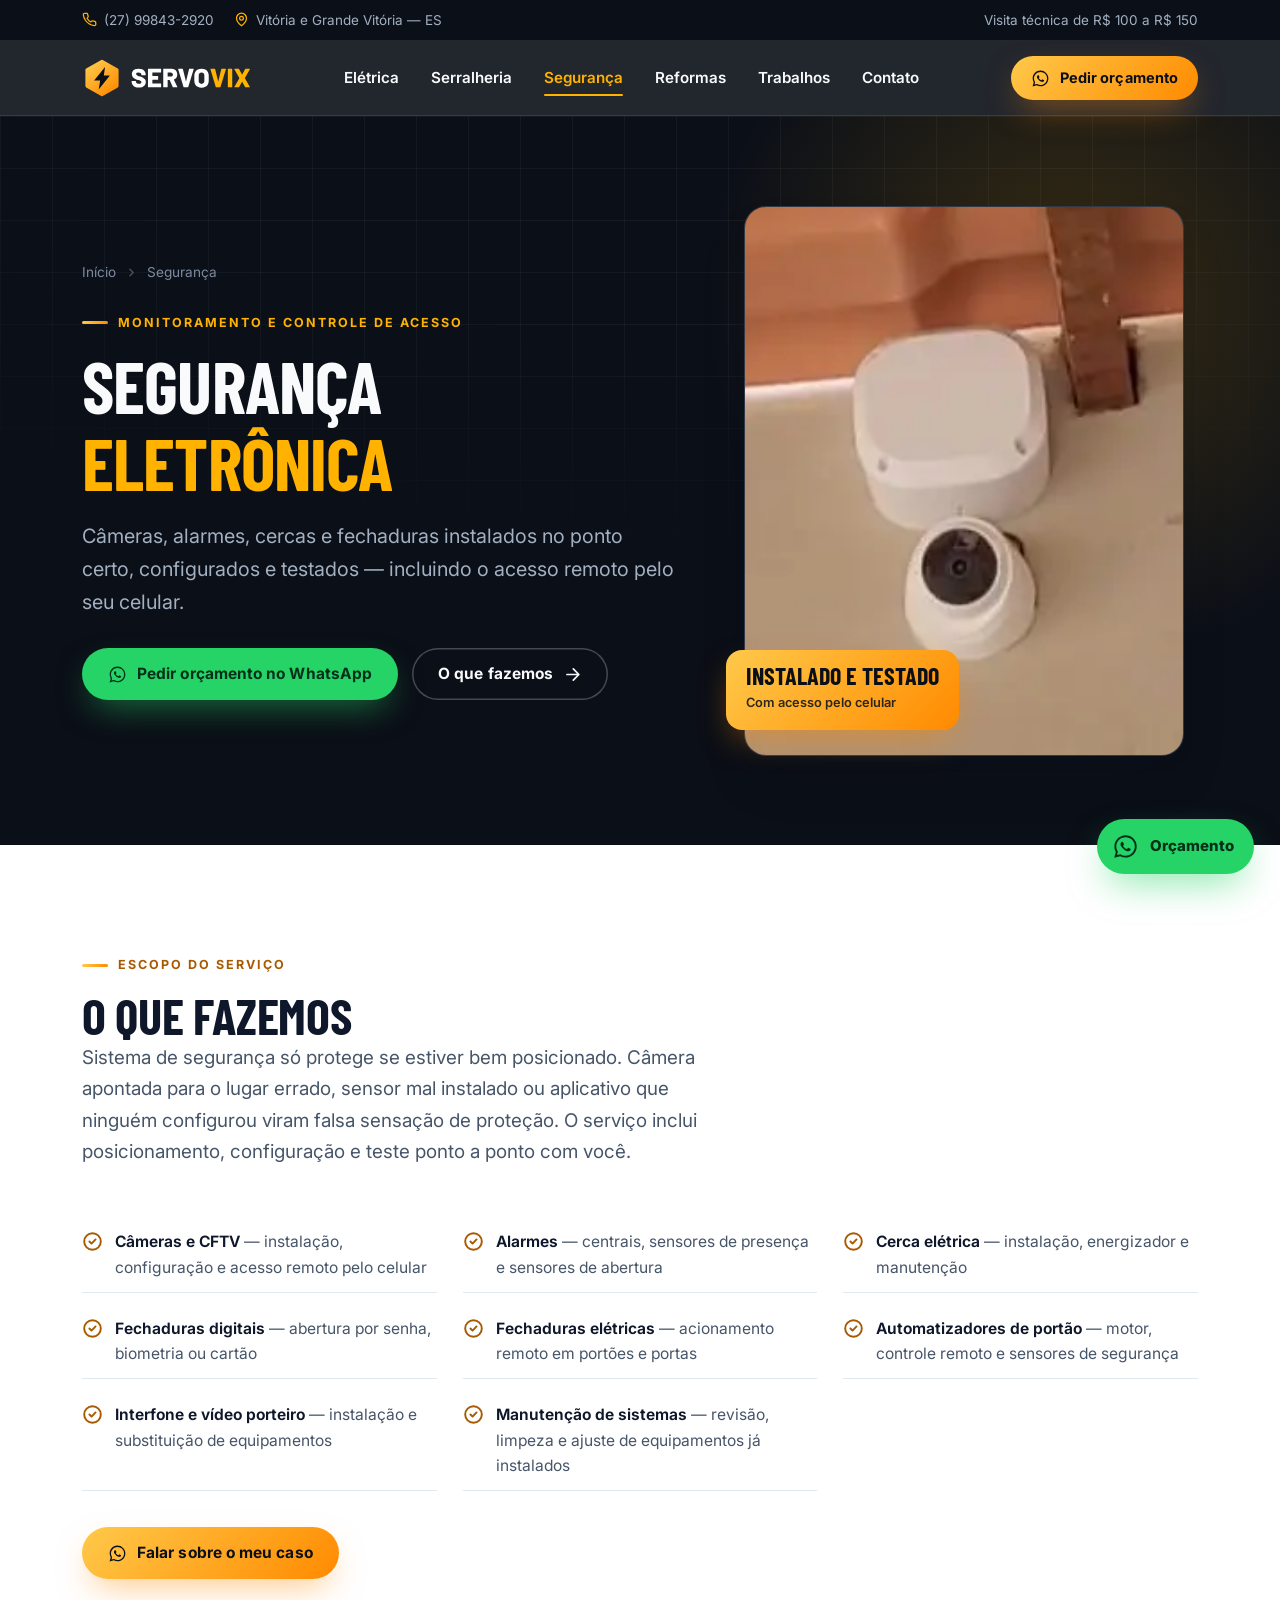
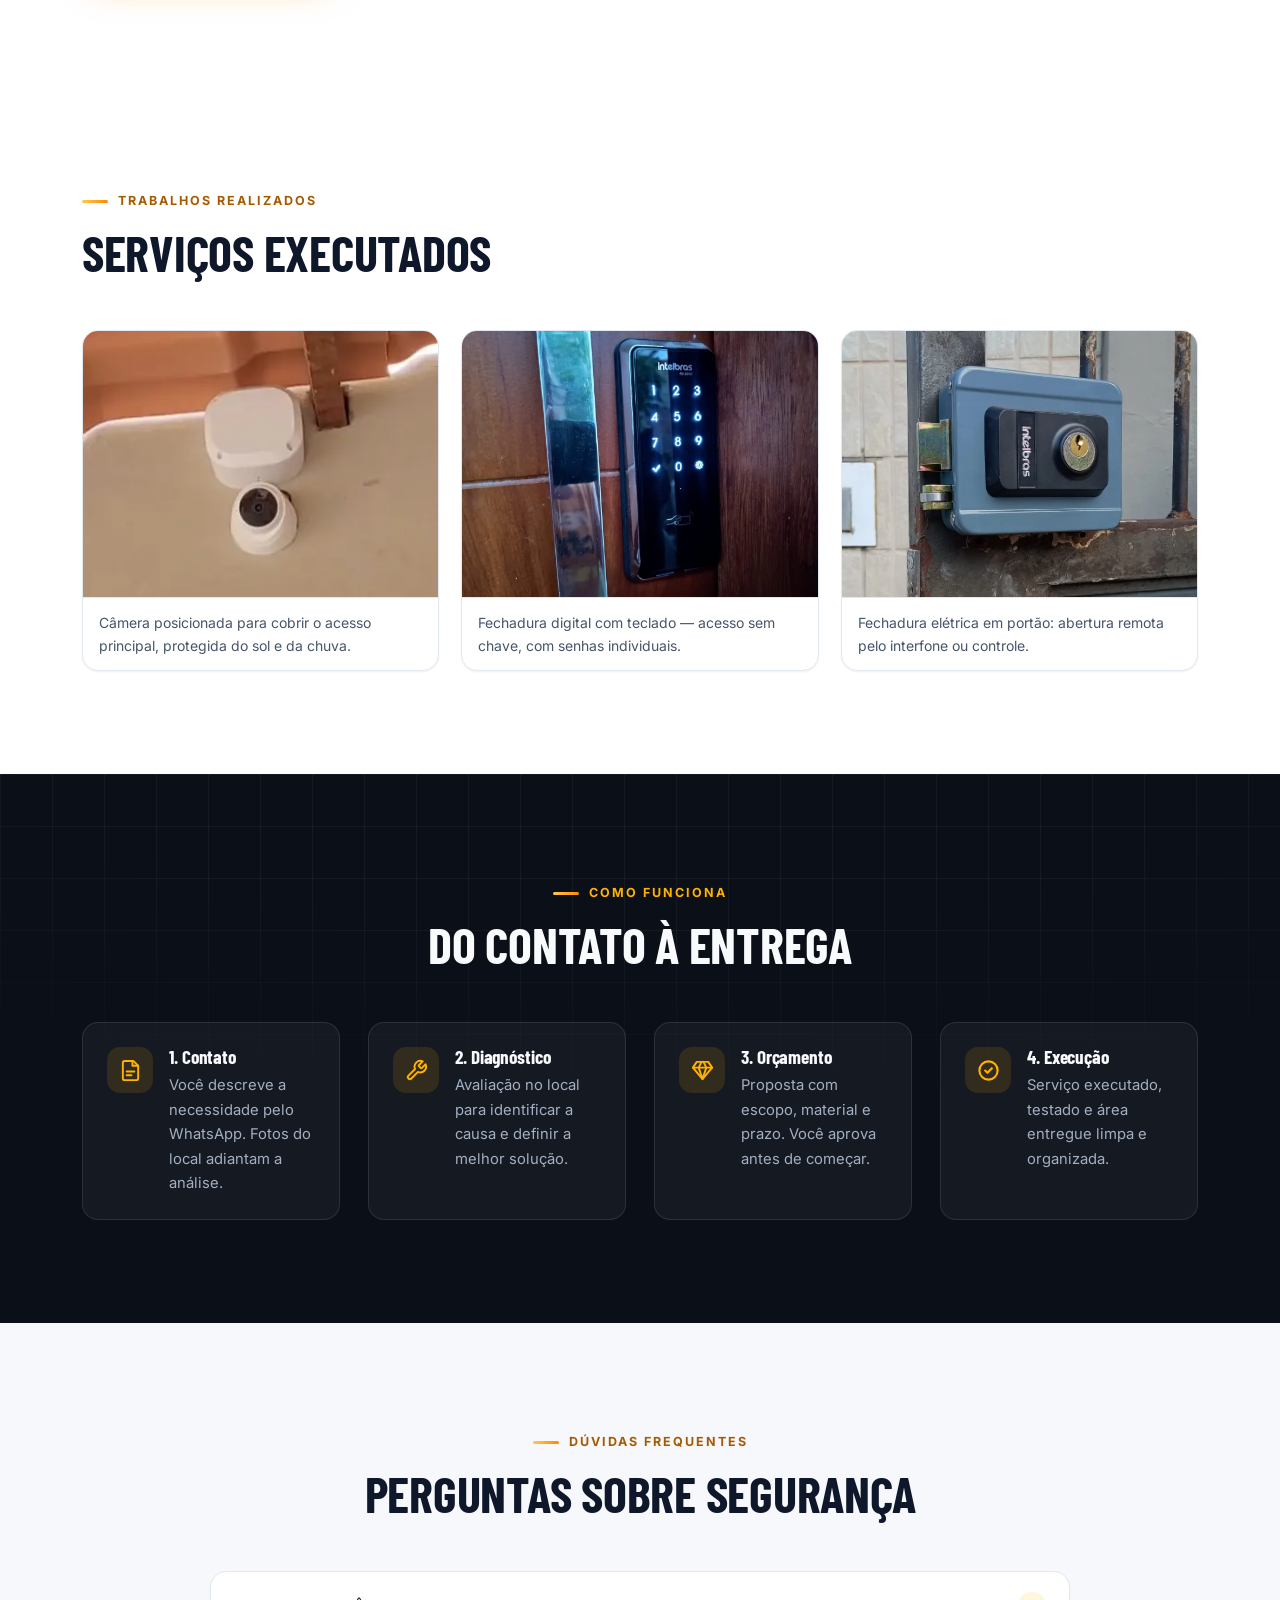
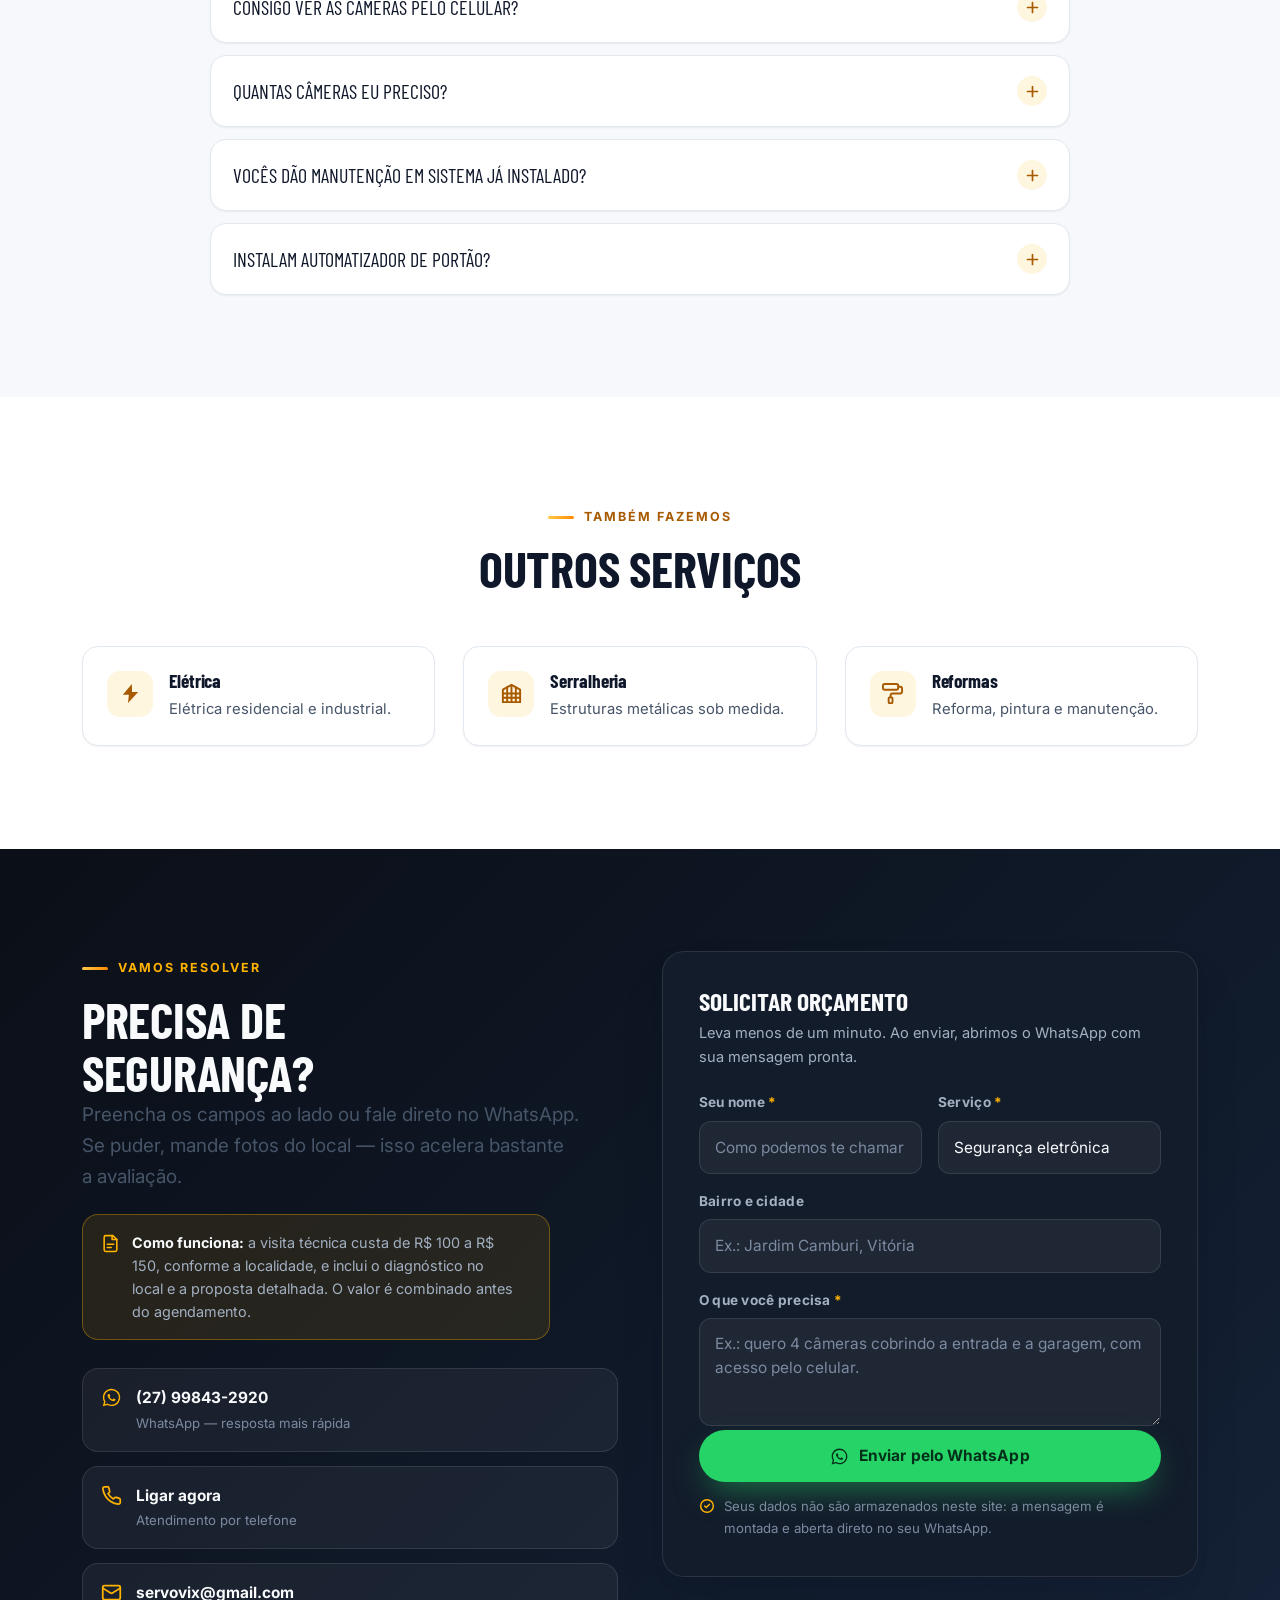
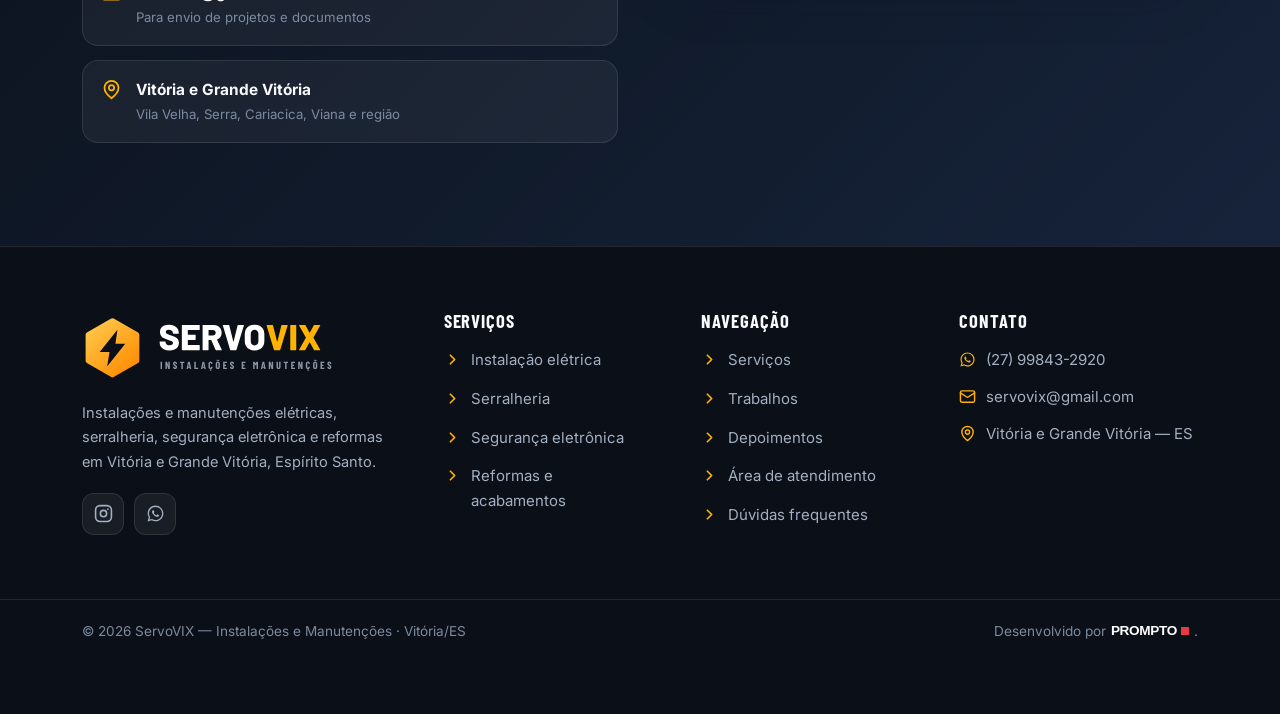
<file: seguranca.html>
<!DOCTYPE html>
<html lang="pt-BR">
<head>
<meta charset="utf-8">
<meta name="viewport" content="width=device-width, initial-scale=1">
<title>Segurança Eletrônica e CFTV em Vitória/ES | ServoVIX</title>
<meta name="description" content="Instalação de câmeras, CFTV, alarmes, cerca elétrica e portão automático em Vitória e Grande Vitória. Orçamento pelo WhatsApp.">
<link rel="canonical" href="https://servovix.com.br/seguranca.html">
<meta name="theme-color" content="#0B0F17">
<meta name="robots" content="index,follow,max-image-preview:large">

<meta property="og:type" content="website">
<meta property="og:locale" content="pt_BR">
<meta property="og:site_name" content="ServoVIX">
<meta property="og:title" content="Segurança Eletrônica e CFTV em Vitória/ES | ServoVIX">
<meta property="og:description" content="Instalação de câmeras, CFTV, alarmes, cerca elétrica e portão automático em Vitória e Grande Vitória. Orçamento pelo WhatsApp.">
<meta property="og:url" content="https://servovix.com.br/seguranca.html">
<meta property="og:image" content="https://servovix.com.br/assets/brand/og-image.jpg">
<meta property="og:image:width" content="1200">
<meta property="og:image:height" content="630">
<meta name="twitter:card" content="summary_large_image">
<meta name="twitter:title" content="Segurança Eletrônica e CFTV em Vitória/ES | ServoVIX">
<meta name="twitter:description" content="Instalação de câmeras, CFTV, alarmes, cerca elétrica e portão automático em Vitória e Grande Vitória. Orçamento pelo WhatsApp.">
<meta name="twitter:image" content="https://servovix.com.br/assets/brand/og-image.jpg">

<link rel="icon" href="/favicon.ico" sizes="any">
<link rel="icon" type="image/svg+xml" href="/assets/brand/favicon.svg">
<link rel="apple-touch-icon" href="/assets/brand/icon-180.png">
<link rel="manifest" href="/site.webmanifest">

<link rel="preconnect" href="https://fonts.googleapis.com">
<link rel="preconnect" href="https://fonts.gstatic.com" crossorigin>
<link rel="stylesheet" href="https://fonts.googleapis.com/css2?family=Barlow+Condensed:wght@600;700&family=Inter:wght@400;500;600;700;800&display=swap">
<link rel="stylesheet" href="/assets/css/servovix.css">

<script type="application/ld+json">
{
  "@context": "https://schema.org",
  "@graph": [
    {
      "@type": "Service",
      "@id": "https://servovix.com.br/seguranca.html#service",
      "name": "Segurança eletrônica",
      "serviceType": "Segurança eletrônica",
      "description": "Instalação de câmeras, CFTV, alarmes, cerca elétrica e portão automático em Vitória e Grande Vitória. Orçamento pelo WhatsApp.",
      "url": "https://servovix.com.br/seguranca.html",
      "provider": {
        "@id": "https://servovix.com.br/#business"
      },
      "areaServed": [
        {
          "@type": "City",
          "name": "Vitória"
        },
        {
          "@type": "City",
          "name": "Vila Velha"
        },
        {
          "@type": "City",
          "name": "Serra"
        },
        {
          "@type": "City",
          "name": "Cariacica"
        },
        {
          "@type": "City",
          "name": "Viana"
        },
        {
          "@type": "City",
          "name": "Guarapari"
        }
      ],
      "hasOfferCatalog": {
        "@type": "OfferCatalog",
        "name": "Segurança eletrônica",
        "itemListElement": [
          {
            "@type": "Offer",
            "itemOffered": {
              "@type": "Service",
              "name": "Câmeras e CFTV"
            }
          },
          {
            "@type": "Offer",
            "itemOffered": {
              "@type": "Service",
              "name": "Alarmes"
            }
          },
          {
            "@type": "Offer",
            "itemOffered": {
              "@type": "Service",
              "name": "Cerca elétrica"
            }
          },
          {
            "@type": "Offer",
            "itemOffered": {
              "@type": "Service",
              "name": "Fechaduras digitais"
            }
          },
          {
            "@type": "Offer",
            "itemOffered": {
              "@type": "Service",
              "name": "Fechaduras elétricas"
            }
          },
          {
            "@type": "Offer",
            "itemOffered": {
              "@type": "Service",
              "name": "Automatizadores de portão"
            }
          },
          {
            "@type": "Offer",
            "itemOffered": {
              "@type": "Service",
              "name": "Interfone e vídeo porteiro"
            }
          },
          {
            "@type": "Offer",
            "itemOffered": {
              "@type": "Service",
              "name": "Manutenção de sistemas"
            }
          }
        ]
      }
    },
    {
      "@type": "BreadcrumbList",
      "itemListElement": [
        {
          "@type": "ListItem",
          "position": 1,
          "name": "Início",
          "item": "https://servovix.com.br/"
        },
        {
          "@type": "ListItem",
          "position": 2,
          "name": "Segurança",
          "item": "https://servovix.com.br/seguranca.html"
        }
      ]
    },
    {
      "@type": "FAQPage",
      "mainEntity": [
        {
          "@type": "Question",
          "name": "Consigo ver as câmeras pelo celular?",
          "acceptedAnswer": {
            "@type": "Answer",
            "text": "Sim. A configuração do acesso remoto faz parte do serviço: deixamos o aplicativo funcionando no seu celular e mostramos como usar antes de encerrar a instalação."
          }
        },
        {
          "@type": "Question",
          "name": "Quantas câmeras eu preciso?",
          "acceptedAnswer": {
            "@type": "Answer",
            "text": "Depende dos acessos e dos pontos cegos do imóvel, não do tamanho dele. Na visita definimos a quantidade e o posicionamento que cobrem o que realmente importa."
          }
        },
        {
          "@type": "Question",
          "name": "Vocês dão manutenção em sistema já instalado?",
          "acceptedAnswer": {
            "@type": "Answer",
            "text": "Damos. Fazemos revisão, limpeza de lentes, ajuste de posicionamento, troca de equipamentos com defeito e reconfiguração de acesso, mesmo que a instalação original tenha sido feita por outro profissional."
          }
        },
        {
          "@type": "Question",
          "name": "Instalam automatizador de portão?",
          "acceptedAnswer": {
            "@type": "Answer",
            "text": "Sim, incluindo motor, controle remoto e sensores de segurança. Se o portão também precisar de ajuste estrutural, resolvemos na mesma visita — veja serralheria."
          }
        }
      ]
    }
  ]
}
</script>
</head>
<body>

<a class="skip" href="#main">Ir para o conteúdo</a>

<svg width="0" height="0" style="position:absolute" aria-hidden="true" focusable="false">
  <defs>
    <g id="i-base" fill="none" stroke="currentColor" stroke-width="2" stroke-linecap="round" stroke-linejoin="round"></g>
  </defs>
  <symbol id="i-wa" viewBox="0 0 24 24"><path fill="currentColor" d="M12.04 2C6.58 2 2.13 6.45 2.13 11.91c0 1.75.46 3.45 1.32 4.95L2 22l5.25-1.38a9.9 9.9 0 0 0 4.79 1.22h.01c5.46 0 9.91-4.45 9.91-9.91 0-2.65-1.03-5.14-2.9-7.01A9.82 9.82 0 0 0 12.04 2m0 1.67c2.2 0 4.27.86 5.83 2.42a8.2 8.2 0 0 1 2.41 5.82c0 4.54-3.7 8.24-8.25 8.24a8.24 8.24 0 0 1-4.2-1.15l-.3-.18-3.12.82.83-3.04-.2-.31a8.2 8.2 0 0 1-1.26-4.38c0-4.54 3.7-8.24 8.26-8.24m-3.1 4.2c-.15 0-.39.06-.6.27-.2.21-.79.77-.79 1.87 0 1.1.81 2.17.92 2.32.11.15 1.56 2.38 3.78 3.34.53.23.94.36 1.26.47.53.17 1.01.14 1.39.09.43-.06 1.31-.54 1.5-1.05.18-.52.18-.96.13-1.05-.06-.09-.2-.15-.42-.26-.22-.11-1.31-.65-1.51-.72-.2-.08-.35-.11-.5.1-.14.22-.57.72-.7.87-.13.15-.26.17-.48.06-.22-.11-.93-.34-1.78-1.1-.66-.59-1.1-1.31-1.23-1.53-.13-.22-.01-.34.1-.45.1-.1.22-.26.33-.39.11-.13.15-.22.22-.37.08-.15.04-.28-.02-.39-.05-.11-.49-1.2-.68-1.64-.18-.42-.36-.37-.49-.37z"/></symbol>
  <symbol id="i-phone" viewBox="0 0 24 24"><path fill="none" stroke="currentColor" stroke-width="2" stroke-linecap="round" stroke-linejoin="round" d="M22 16.92v3a2 2 0 0 1-2.18 2 19.8 19.8 0 0 1-8.63-3.07 19.5 19.5 0 0 1-6-6A19.8 19.8 0 0 1 2.12 4.2 2 2 0 0 1 4.11 2h3a2 2 0 0 1 2 1.72c.13.96.36 1.9.7 2.81a2 2 0 0 1-.45 2.11L8.09 9.91a16 16 0 0 0 6 6l1.27-1.27a2 2 0 0 1 2.11-.45c.91.34 1.85.57 2.81.7A2 2 0 0 1 22 16.92"/></symbol>
  <symbol id="i-mail" viewBox="0 0 24 24"><g fill="none" stroke="currentColor" stroke-width="2" stroke-linecap="round" stroke-linejoin="round"><rect width="20" height="16" x="2" y="4" rx="2"/><path d="m22 7-8.97 5.7a1.94 1.94 0 0 1-2.06 0L2 7"/></g></symbol>
  <symbol id="i-pin" viewBox="0 0 24 24"><g fill="none" stroke="currentColor" stroke-width="2" stroke-linecap="round" stroke-linejoin="round"><path d="M20 10c0 6-8 12-8 12s-8-6-8-12a8 8 0 0 1 16 0"/><circle cx="12" cy="10" r="3"/></g></symbol>
  <symbol id="i-bolt" viewBox="0 0 24 24"><path fill="currentColor" d="M13.4 2 4 13.3h6.3L9.4 22 20 10.4h-6.4z"/></symbol>
  <symbol id="i-shield" viewBox="0 0 24 24"><g fill="none" stroke="currentColor" stroke-width="2" stroke-linecap="round" stroke-linejoin="round"><path d="M20 13c0 5-3.5 7.5-7.66 8.95a1 1 0 0 1-.67 0C7.5 20.5 4 18 4 13V6a1 1 0 0 1 1-1c2 0 4.5-1.2 6.24-2.72a1.17 1.17 0 0 1 1.52 0C14.51 3.81 17 5 19 5a1 1 0 0 1 1 1z"/><path d="m9 12 2 2 4-4"/></g></symbol>
  <symbol id="i-gate" viewBox="0 0 24 24"><g fill="none" stroke="currentColor" stroke-width="2" stroke-linecap="round" stroke-linejoin="round"><path d="M3 21V8l9-5 9 5v13"/><path d="M3 21h18M12 3v18M7.5 5.5V21M16.5 5.5V21M3 12h18M3 16.5h18"/></g></symbol>
  <symbol id="i-roller" viewBox="0 0 24 24"><g fill="none" stroke="currentColor" stroke-width="2" stroke-linecap="round" stroke-linejoin="round"><rect width="16" height="6" x="2" y="2" rx="2"/><path d="M10 16v-2a2 2 0 0 1 2-2h8a2 2 0 0 0 2-2V7a2 2 0 0 0-2-2h-2"/><rect width="4" height="6" x="8" y="16" rx="1"/></g></symbol>
  <symbol id="i-check" viewBox="0 0 24 24"><g fill="none" stroke="currentColor" stroke-width="2.2" stroke-linecap="round" stroke-linejoin="round"><circle cx="12" cy="12" r="9.5"/><path d="m8.5 12 2.4 2.4 4.6-4.8"/></g></symbol>
  <symbol id="i-arrow" viewBox="0 0 24 24"><path fill="none" stroke="currentColor" stroke-width="2.2" stroke-linecap="round" stroke-linejoin="round" d="M5 12h14m-6-7 7 7-7 7"/></symbol>
  <symbol id="i-star" viewBox="0 0 24 24"><path fill="currentColor" d="m12 2 3.09 6.26L22 9.27l-5 4.87 1.18 6.88L12 17.77l-6.18 3.25L7 14.14 2 9.27l6.91-1.01z"/></symbol>
  <symbol id="i-clock" viewBox="0 0 24 24"><g fill="none" stroke="currentColor" stroke-width="2" stroke-linecap="round" stroke-linejoin="round"><circle cx="12" cy="12" r="9.5"/><path d="M12 6.5V12l3.5 2"/></g></symbol>
  <symbol id="i-doc" viewBox="0 0 24 24"><g fill="none" stroke="currentColor" stroke-width="2" stroke-linecap="round" stroke-linejoin="round"><path d="M15 2H6a2 2 0 0 0-2 2v16a2 2 0 0 0 2 2h12a2 2 0 0 0 2-2V7z"/><path d="M14 2v5h6M8 13h8M8 17h5"/></g></symbol>
  <symbol id="i-tools" viewBox="0 0 24 24"><path fill="none" stroke="currentColor" stroke-width="2" stroke-linecap="round" stroke-linejoin="round" d="M14.7 6.3a1 1 0 0 0 0 1.4l1.6 1.6a1 1 0 0 0 1.4 0l3.77-3.77a6 6 0 0 1-7.94 7.94l-6.91 6.91a2.12 2.12 0 0 1-3-3l6.91-6.91a6 6 0 0 1 7.94-7.94z"/></symbol>
  <symbol id="i-gem" viewBox="0 0 24 24"><g fill="none" stroke="currentColor" stroke-width="2" stroke-linecap="round" stroke-linejoin="round"><path d="M6 3h12l4 6-10 12L2 9z"/><path d="M2 9h20M12 21 8 9l3-6M12 21l4-12-3-6"/></g></symbol>
  <symbol id="i-user" viewBox="0 0 24 24"><g fill="none" stroke="currentColor" stroke-width="2" stroke-linecap="round" stroke-linejoin="round"><path d="M20 21v-2a4 4 0 0 0-4-4H8a4 4 0 0 0-4 4v2"/><circle cx="12" cy="7" r="4"/></g></symbol>
  <symbol id="i-ig" viewBox="0 0 24 24"><g fill="none" stroke="currentColor" stroke-width="2" stroke-linecap="round" stroke-linejoin="round"><rect width="20" height="20" x="2" y="2" rx="5.5"/><circle cx="12" cy="12" r="4"/><circle cx="17.5" cy="6.5" r="1.1" fill="currentColor" stroke="none"/></g></symbol>
  <symbol id="i-menu" viewBox="0 0 24 24"><path fill="none" stroke="currentColor" stroke-width="2" stroke-linecap="round" d="M4 7h16M4 12h16M4 17h16"/></symbol>
  <symbol id="i-close" viewBox="0 0 24 24"><path fill="none" stroke="currentColor" stroke-width="2" stroke-linecap="round" d="M18 6 6 18M6 6l12 12"/></symbol>
  <symbol id="i-plus" viewBox="0 0 24 24"><path fill="none" stroke="currentColor" stroke-width="2.4" stroke-linecap="round" d="M5 12h14M12 5v14"/></symbol>
  <symbol id="i-chev" viewBox="0 0 24 24"><path fill="none" stroke="currentColor" stroke-width="2.4" stroke-linecap="round" stroke-linejoin="round" d="m9 18 6-6-6-6"/></symbol>
</svg>


<!-- ===== Barra superior ===== -->
<div class="topbar">
  <div class="wrap">
    <div class="topbar-l">
      <a href="tel:+5527998432920">
        <svg aria-hidden="true"><use href="#i-phone"/></svg>(27) 99843-2920</a>
      <span class="topbar-local">
        <svg aria-hidden="true"><use href="#i-pin"/></svg><span><span class="so-lg">Vitória e </span>Grande Vitória — ES</span></span>
    </div>
    <div class="topbar-r hide-sm"><span>Visita técnica de R$ 100 a R$ 150</span></div>
  </div>
</div>

<!-- ===== Cabeçalho ===== -->
<header class="hdr">
  <div class="wrap">
    <a class="brand" href="/" aria-label="ServoVIX — página inicial">
      <img src="/assets/brand/servovix-logo-compact.svg" alt="ServoVIX — Instalações e Manutenções" width="170" height="40">
    </a>
    <nav class="nav" aria-label="Navegação principal">
      <a href="/eletrica.html">Elétrica</a>
      <a href="/serralheria.html">Serralheria</a>
      <a href="/seguranca.html" aria-current="page">Segurança</a>
      <a href="/reformas.html">Reformas</a>
      <a href="/#trabalhos">Trabalhos</a>
      <a href="#contato">Contato</a>
    </nav>
    <div class="hdr-cta">
      <a class="btn btn--primary btn--sm" href="https://wa.me/5527998432920?text=Ol%C3%A1!%20Vim%20pelo%20site%20e%20gostaria%20de%20um%20or%C3%A7amento." target="_blank" rel="noopener">
        <svg aria-hidden="true"><use href="#i-wa"/></svg>Pedir orçamento</a>
      <button class="burger" id="burger" aria-label="Abrir menu" aria-expanded="false" aria-controls="drawer">
        <svg aria-hidden="true"><use href="#i-menu"/></svg>
      </button>
    </div>
  </div>
</header>

<!-- ===== Menu mobile ===== -->
<div class="drawer" id="drawer" data-open="false" aria-hidden="true">
  <div class="drawer__veil" data-close></div>
  <div class="drawer__panel" role="dialog" aria-modal="true" aria-label="Menu">
    <div class="drawer__top">
      <img src="/assets/brand/servovix-logo-compact.svg" alt="ServoVIX" width="153" height="36">
      <button class="burger" data-close aria-label="Fechar menu"><svg aria-hidden="true"><use href="#i-close"/></svg></button>
    </div>
    <a class="dlink" href="/eletrica.html">Elétrica</a>
    <a class="dlink" href="/serralheria.html">Serralheria</a>
    <a class="dlink" href="/seguranca.html">Segurança</a>
    <a class="dlink" href="/reformas.html">Reformas</a>
    <a class="dlink" href="/#trabalhos">Trabalhos</a>
    <a class="dlink" href="#faq">Dúvidas</a>
    <a class="dlink" href="#contato">Contato</a>
    <a class="btn btn--wa" href="https://wa.me/5527998432920?text=Ol%C3%A1!%20Vim%20pelo%20site%20e%20gostaria%20de%20um%20or%C3%A7amento." target="_blank" rel="noopener">
      <svg aria-hidden="true"><use href="#i-wa"/></svg>Falar no WhatsApp</a>
  </div>
</div>


<main id="main">

  <!-- ===== Hero ===== -->
  <section class="hero mesh">
    <div class="wrap">
      <div>
        <nav class="crumb" aria-label="Você está aqui">
          <a href="/">Início</a><svg aria-hidden="true"><use href="#i-chev"/></svg><span>Segurança</span>
        </nav>
        <p class="eyebrow">Monitoramento e controle de acesso</p>
        <h1 class="h1">Segurança <em>eletrônica</em></h1>
        <p class="lead">Câmeras, alarmes, cercas e fechaduras instalados no ponto certo, configurados e testados — incluindo o acesso remoto pelo seu celular.</p>
        <div class="btn-row">
          <a class="btn btn--wa" href="https://wa.me/5527998432920?text=Ol%C3%A1!%20Vim%20pelo%20site%20e%20gostaria%20de%20um%20or%C3%A7amento%20de%20seguran%C3%A7a." target="_blank" rel="noopener"><svg aria-hidden="true"><use href="#i-wa"/></svg>Pedir orçamento no WhatsApp</a>
          <a class="btn btn--ghost" href="#escopo">O que fazemos<svg aria-hidden="true"><use href="#i-arrow"/></svg></a>
        </div>
      </div>
      <div class="hero-art">
        <div class="hero-art__frame"><picture><source srcset="/img/camera.webp" type="image/webp"><img src="/img/camera.jpg" width="900" height="675" alt="Câmera de segurança instalada na parte externa de um imóvel" fetchpriority="high"></picture></div>
        <div class="hero-art__badge"><strong>Instalado e testado</strong><span>Com acesso pelo celular</span></div>
      </div>
    </div>
  </section>

  <!-- ===== Escopo ===== -->
  <section class="sec" id="escopo">
    <div class="wrap">
      <div class="sec-head rv">
        <p class="eyebrow">Escopo do serviço</p>
        <h2 class="h2">O que fazemos</h2>
        <p class="lead">Sistema de segurança só protege se estiver bem posicionado. Câmera apontada para o lugar errado, sensor mal instalado ou aplicativo que ninguém configurou viram falsa sensação de proteção. O serviço inclui posicionamento, configuração e teste ponto a ponto com você.</p>
      </div>
      <ul class="scope rv">
          <li><svg aria-hidden="true"><use href="#i-check"/></svg><span><b>Câmeras e CFTV</b> — instalação, configuração e acesso remoto pelo celular</span></li>
          <li><svg aria-hidden="true"><use href="#i-check"/></svg><span><b>Alarmes</b> — centrais, sensores de presença e sensores de abertura</span></li>
          <li><svg aria-hidden="true"><use href="#i-check"/></svg><span><b>Cerca elétrica</b> — instalação, energizador e manutenção</span></li>
          <li><svg aria-hidden="true"><use href="#i-check"/></svg><span><b>Fechaduras digitais</b> — abertura por senha, biometria ou cartão</span></li>
          <li><svg aria-hidden="true"><use href="#i-check"/></svg><span><b>Fechaduras elétricas</b> — acionamento remoto em portões e portas</span></li>
          <li><svg aria-hidden="true"><use href="#i-check"/></svg><span><b>Automatizadores de portão</b> — motor, controle remoto e sensores de segurança</span></li>
          <li><svg aria-hidden="true"><use href="#i-check"/></svg><span><b>Interfone e vídeo porteiro</b> — instalação e substituição de equipamentos</span></li>
          <li><svg aria-hidden="true"><use href="#i-check"/></svg><span><b>Manutenção de sistemas</b> — revisão, limpeza e ajuste de equipamentos já instalados</span></li>
      </ul>
      <div class="btn-row rv" style="margin-top:36px">
        <a class="btn btn--primary" href="https://wa.me/5527998432920?text=Ol%C3%A1!%20Vim%20pelo%20site%20e%20gostaria%20de%20um%20or%C3%A7amento%20de%20seguran%C3%A7a." target="_blank" rel="noopener"><svg aria-hidden="true"><use href="#i-wa"/></svg>Falar sobre o meu caso</a>
      </div>
    </div>
  </section>

  <section class="sec " id="galeria">
    <div class="wrap">
      <div class="sec-head rv">
        <p class="eyebrow">Trabalhos realizados</p>
        <h2 class="h2">Serviços executados</h2>
        
      </div>
      <div class="shots">
        <figure class="shot rv"><picture><source srcset="/img/camera.webp" type="image/webp"><img src="/img/camera.jpg" width="900" height="675" alt="Câmera de segurança instalada sob o beiral de um imóvel" loading="lazy"></picture><figcaption>Câmera posicionada para cobrir o acesso principal, protegida do sol e da chuva.</figcaption></figure>
        <figure class="shot rv" data-delay="70"><picture><source srcset="/img/fechadura2.webp" type="image/webp"><img src="/img/fechadura2.jpg" width="1200" height="900" alt="Fechadura digital com teclado numérico instalada em porta de madeira" loading="lazy"></picture><figcaption>Fechadura digital com teclado — acesso sem chave, com senhas individuais.</figcaption></figure>
        <figure class="shot rv" data-delay="140"><picture><source srcset="/img/fechadura1.webp" type="image/webp"><img src="/img/fechadura1.jpg" width="1200" height="900" alt="Fechadura elétrica instalada em portão metálico externo" loading="lazy"></picture><figcaption>Fechadura elétrica em portão: abertura remota pelo interfone ou controle.</figcaption></figure>
      </div>
    </div>
  </section>

  <!-- ===== Processo ===== -->
  <section class="sec sec--dark mesh">
    <div class="wrap">
      <div class="sec-head sec-head--c rv">
        <p class="eyebrow" style="justify-content:center">Como funciona</p>
        <h2 class="h2">Do contato à entrega</h2>
      </div>
      <div class="grid g-4">
        <div class="feat rv"><span class="feat__ico"><svg aria-hidden="true"><use href="#i-doc"/></svg></span><div><h3>1. Contato</h3><p>Você descreve a necessidade pelo WhatsApp. Fotos do local adiantam a análise.</p></div></div>
        <div class="feat rv" data-delay="60"><span class="feat__ico"><svg aria-hidden="true"><use href="#i-tools"/></svg></span><div><h3>2. Diagnóstico</h3><p>Avaliação no local para identificar a causa e definir a melhor solução.</p></div></div>
        <div class="feat rv" data-delay="120"><span class="feat__ico"><svg aria-hidden="true"><use href="#i-gem"/></svg></span><div><h3>3. Orçamento</h3><p>Proposta com escopo, material e prazo. Você aprova antes de começar.</p></div></div>
        <div class="feat rv" data-delay="180"><span class="feat__ico"><svg aria-hidden="true"><use href="#i-check"/></svg></span><div><h3>4. Execução</h3><p>Serviço executado, testado e área entregue limpa e organizada.</p></div></div>
      </div>
    </div>
  </section>

  <!-- ===== FAQ ===== -->
  <section class="sec sec--alt" id="faq">
    <div class="wrap">
      <div class="sec-head sec-head--c rv">
        <p class="eyebrow" style="justify-content:center">Dúvidas frequentes</p>
        <h2 class="h2">Perguntas sobre segurança</h2>
      </div>
      <div class="faq">
        <div class="ac rv" data-open="false">
          <button class="ac__btn" aria-expanded="false" aria-controls="q1">Consigo ver as câmeras pelo celular?<span class="ac__ico"><svg aria-hidden="true"><use href="#i-plus"/></svg></span></button>
          <div class="ac__panel" id="q1" aria-hidden="true"><div><p>Sim. A configuração do acesso remoto faz parte do serviço: deixamos o aplicativo funcionando no seu celular e mostramos como usar antes de encerrar a instalação.</p></div></div>
        </div>
        <div class="ac rv" data-open="false">
          <button class="ac__btn" aria-expanded="false" aria-controls="q2">Quantas câmeras eu preciso?<span class="ac__ico"><svg aria-hidden="true"><use href="#i-plus"/></svg></span></button>
          <div class="ac__panel" id="q2" aria-hidden="true"><div><p>Depende dos acessos e dos pontos cegos do imóvel, não do tamanho dele. Na visita definimos a quantidade e o posicionamento que cobrem o que realmente importa.</p></div></div>
        </div>
        <div class="ac rv" data-open="false">
          <button class="ac__btn" aria-expanded="false" aria-controls="q3">Vocês dão manutenção em sistema já instalado?<span class="ac__ico"><svg aria-hidden="true"><use href="#i-plus"/></svg></span></button>
          <div class="ac__panel" id="q3" aria-hidden="true"><div><p>Damos. Fazemos revisão, limpeza de lentes, ajuste de posicionamento, troca de equipamentos com defeito e reconfiguração de acesso, mesmo que a instalação original tenha sido feita por outro profissional.</p></div></div>
        </div>
        <div class="ac rv" data-open="false">
          <button class="ac__btn" aria-expanded="false" aria-controls="q4">Instalam automatizador de portão?<span class="ac__ico"><svg aria-hidden="true"><use href="#i-plus"/></svg></span></button>
          <div class="ac__panel" id="q4" aria-hidden="true"><div><p>Sim, incluindo motor, controle remoto e sensores de segurança. Se o portão também precisar de ajuste estrutural, resolvemos na mesma visita — veja <a href="/serralheria.html" class="link-amber">serralheria</a>.</p></div></div>
        </div>
      </div>
    </div>
  </section>

  <!-- ===== Outros serviços ===== -->
  <section class="sec">
    <div class="wrap">
      <div class="sec-head sec-head--c rv">
        <p class="eyebrow" style="justify-content:center">Também fazemos</p>
        <h2 class="h2">Outros serviços</h2>
      </div>
      <div class="grid g-3">
        <a class="feat rv" href="/eletrica.html">
          <span class="feat__ico"><svg aria-hidden="true"><use href="#i-bolt"/></svg></span>
          <div><h3>Elétrica</h3><p>Elétrica residencial e industrial.</p></div>
        </a>
        <a class="feat rv" data-delay="70" href="/serralheria.html">
          <span class="feat__ico"><svg aria-hidden="true"><use href="#i-gate"/></svg></span>
          <div><h3>Serralheria</h3><p>Estruturas metálicas sob medida.</p></div>
        </a>
        <a class="feat rv" data-delay="140" href="/reformas.html">
          <span class="feat__ico"><svg aria-hidden="true"><use href="#i-roller"/></svg></span>
          <div><h3>Reformas</h3><p>Reforma, pintura e manutenção.</p></div>
        </a>
      </div>
    </div>
  </section>

  <!-- ===== Contato + orçamento ===== -->
  <section class="sec cta" id="contato">
    <div class="wrap" style="grid-template-columns:1fr">
      <div class="contact-grid">

        <div class="rv">
          <p class="eyebrow">Vamos resolver</p>
          <h2 class="h2">Precisa de<br>segurança?</h2>
          <p class="lead">Preencha os campos ao lado ou fale direto no WhatsApp. Se puder, mande fotos do local — isso acelera bastante a avaliação.</p>
          <p class="aviso-orcamento"><svg aria-hidden="true"><use href="#i-doc"/></svg><span><b>Como funciona:</b> a visita técnica custa de R$ 100 a R$ 150, conforme a localidade, e inclui o diagnóstico no local e a proposta detalhada. O valor é combinado antes do agendamento.</span></p>

          <div class="contact-list">
            <a href="https://wa.me/5527998432920?text=Ol%C3%A1!%20Vim%20pelo%20site%20e%20gostaria%20de%20um%20or%C3%A7amento%20de%20seguran%C3%A7a." target="_blank" rel="noopener"><svg aria-hidden="true"><use href="#i-wa"/></svg>
              <span><b>(27) 99843-2920</b><small>WhatsApp — resposta mais rápida</small></span></a>
            <a href="tel:+5527998432920"><svg aria-hidden="true"><use href="#i-phone"/></svg>
              <span><b>Ligar agora</b><small>Atendimento por telefone</small></span></a>
            <a href="mailto:servovix@gmail.com"><svg aria-hidden="true"><use href="#i-mail"/></svg>
              <span><b>servovix@gmail.com</b><small>Para envio de projetos e documentos</small></span></a>
            <span><svg aria-hidden="true"><use href="#i-pin"/></svg>
              <span><b>Vitória e Grande Vitória</b><small>Vila Velha, Serra, Cariacica, Viana e região</small></span></span>
          </div>
        </div>

        <div class="rv" data-delay="90">
          <form class="qform" id="orcamento" novalidate>
            <h3 class="h3" style="margin-bottom:6px;color:var(--inv)">Solicitar orçamento</h3>
            <p style="font-size:14.6px;color:var(--inv-2);margin-bottom:22px">Leva menos de um minuto. Ao enviar, abrimos o WhatsApp com sua mensagem pronta.</p>
            <div class="qform__grid">
              <div class="field">
                <label for="c-nome">Seu nome <span class="req">*</span></label>
                <input id="c-nome" name="nome" type="text" autocomplete="name" placeholder="Como podemos te chamar" required>
                <span class="err">Preencha seu nome.</span>
              </div>
              <div class="field">
                <label for="c-servico">Serviço <span class="req">*</span></label>
                <select id="c-servico" name="servico" required>
                  <option value="">Selecione…</option>
                  <option>Instalação elétrica</option>
                  <option>Serralheria</option>
                  <option selected>Segurança eletrônica</option>
                  <option>Reformas e acabamentos</option>
                  <option>Mais de um serviço</option>
                  <option>Não sei / preciso de orientação</option>
                </select>
                <span class="err">Escolha um serviço.</span>
              </div>
              <div class="field full">
                <label for="c-local">Bairro e cidade</label>
                <input id="c-local" name="local" type="text" placeholder="Ex.: Jardim Camburi, Vitória">
              </div>
              <div class="field full">
                <label for="c-detalhe">O que você precisa <span class="req">*</span></label>
                <textarea id="c-detalhe" name="detalhe" data-min="8" placeholder="Ex.: quero 4 câmeras cobrindo a entrada e a garagem, com acesso pelo celular." required></textarea>
                <span class="err">Conte um pouco mais sobre o serviço.</span>
              </div>
            </div>
            <button class="btn btn--wa" type="submit"><svg aria-hidden="true"><use href="#i-wa"/></svg>Enviar pelo WhatsApp</button>
            <p class="qform__note"><svg aria-hidden="true"><use href="#i-check"/></svg>
              Seus dados não são armazenados neste site: a mensagem é montada e aberta direto no seu WhatsApp.</p>
          </form>
        </div>

      </div>
    </div>
  </section>

</main>

<!-- ===== Rodapé ===== -->
<footer class="ft">
  <div class="wrap">
    <div>
      <img class="flogo" src="/assets/brand/servovix-logo.svg" alt="ServoVIX — Instalações e Manutenções" width="250" height="72">
      <p>Instalações e manutenções elétricas, serralheria, segurança eletrônica e reformas em Vitória e Grande Vitória, Espírito Santo.</p>
      <div class="social">
        <a href="https://www.instagram.com/servovix.servicos" target="_blank" rel="noopener" aria-label="Instagram da ServoVIX"><svg aria-hidden="true"><use href="#i-ig"/></svg></a>
        <a href="https://wa.me/5527998432920" target="_blank" rel="noopener" aria-label="WhatsApp da ServoVIX"><svg aria-hidden="true"><use href="#i-wa"/></svg></a>
      </div>
    </div>

    <div>
      <h4>Serviços</h4>
      <ul>
        <li><a href="/eletrica.html"><svg aria-hidden="true"><use href="#i-chev"/></svg>Instalação elétrica</a></li>
        <li><a href="/serralheria.html"><svg aria-hidden="true"><use href="#i-chev"/></svg>Serralheria</a></li>
        <li><a href="/seguranca.html"><svg aria-hidden="true"><use href="#i-chev"/></svg>Segurança eletrônica</a></li>
        <li><a href="/reformas.html"><svg aria-hidden="true"><use href="#i-chev"/></svg>Reformas e acabamentos</a></li>
      </ul>
    </div>

    <div>
      <h4>Navegação</h4>
      <ul>
        <li><a href="/#servicos"><svg aria-hidden="true"><use href="#i-chev"/></svg>Serviços</a></li>
        <li><a href="/#trabalhos"><svg aria-hidden="true"><use href="#i-chev"/></svg>Trabalhos</a></li>
        <li><a href="/#depoimentos"><svg aria-hidden="true"><use href="#i-chev"/></svg>Depoimentos</a></li>
        <li><a href="/#area"><svg aria-hidden="true"><use href="#i-chev"/></svg>Área de atendimento</a></li>
        <li><a href="#faq"><svg aria-hidden="true"><use href="#i-chev"/></svg>Dúvidas frequentes</a></li>
      </ul>
    </div>

    <div>
      <h4>Contato</h4>
      <address>
        <a href="https://wa.me/5527998432920?text=Ol%C3%A1!%20Vim%20pelo%20site%20e%20gostaria%20de%20um%20or%C3%A7amento." target="_blank" rel="noopener">
          <svg aria-hidden="true"><use href="#i-wa"/></svg>(27) 99843-2920</a>
        <a href="mailto:servovix@gmail.com"><svg aria-hidden="true"><use href="#i-mail"/></svg>servovix@gmail.com</a>
        <span style="display:inline-flex;gap:10px;align-items:flex-start">
          <svg aria-hidden="true"><use href="#i-pin"/></svg>Vitória e Grande Vitória — ES</span>
      </address>
    </div>
  </div>

  <div class="ft__bar">
    <div class="wrap">
      <span>© <span id="ano">2026</span> ServoVIX — Instalações e Manutenções · Vitória/ES</span>
      <span class="credito">Desenvolvido por <a href="https://souprompto.com.br" target="_blank" rel="noopener noreferrer" aria-label="PROMPTO">PROMPTO<span class="credito__marca" aria-hidden="true"></span></a>.</span>
    </div>
  </div>
</footer>

<a class="fab" href="https://wa.me/5527998432920?text=Ol%C3%A1!%20Vim%20pelo%20site%20e%20gostaria%20de%20um%20or%C3%A7amento." target="_blank" rel="noopener" aria-label="Falar no WhatsApp">
  <svg aria-hidden="true"><use href="#i-wa"/></svg><span>Orçamento</span>
</a>

<!-- Barra fixa de ação (mobile) -->
<nav class="actionbar" aria-label="Ações rápidas">
  <a class="btn btn--ghost" href="tel:+5527998432920">
    <svg aria-hidden="true"><use href="#i-phone"/></svg>Ligar
  </a>
  <a class="btn btn--wa" href="https://wa.me/5527998432920?text=Ol%C3%A1!%20Vim%20pelo%20site%20e%20gostaria%20de%20um%20or%C3%A7amento." target="_blank" rel="noopener">
    <svg aria-hidden="true"><use href="#i-wa"/></svg>Pedir orçamento
  </a>
</nav>

<script>document.getElementById("ano").textContent=new Date().getFullYear();</script>
<script src="/assets/js/servovix.js" defer></script>
</body>
</html>
</file>
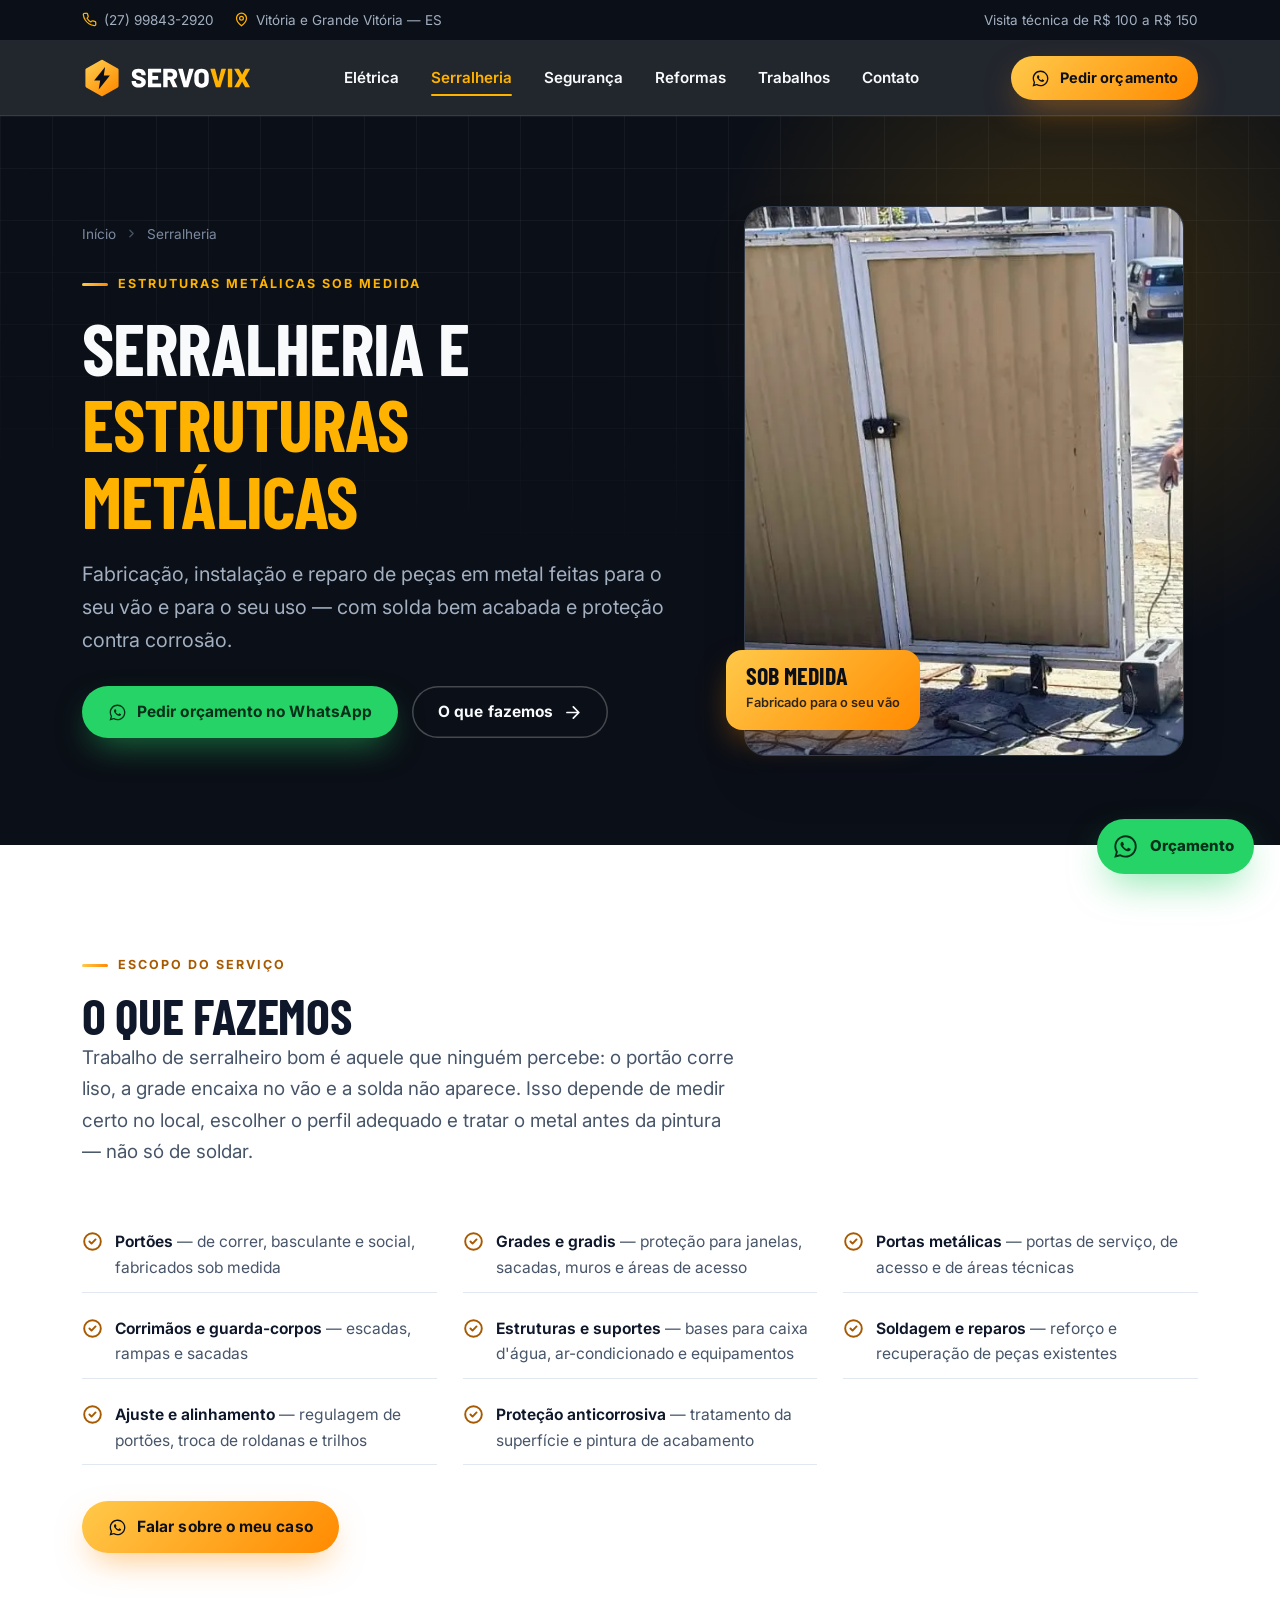
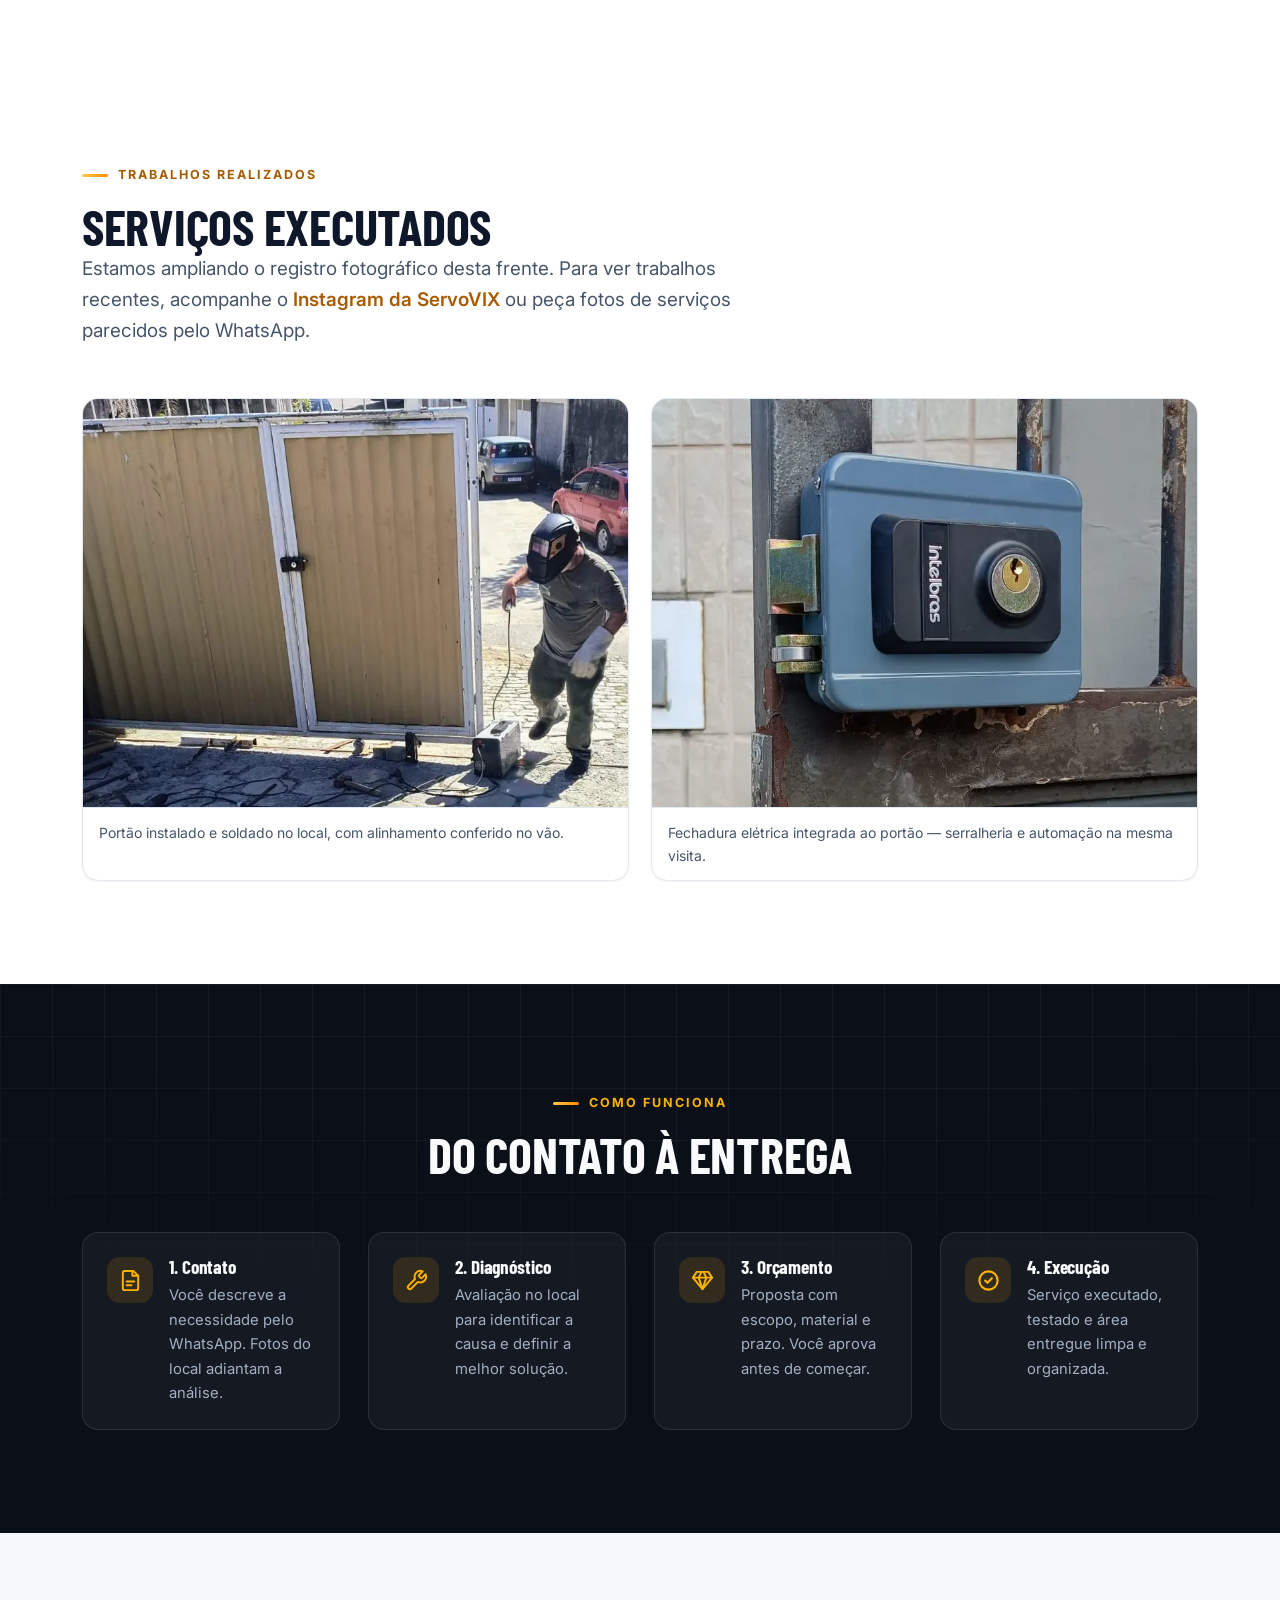
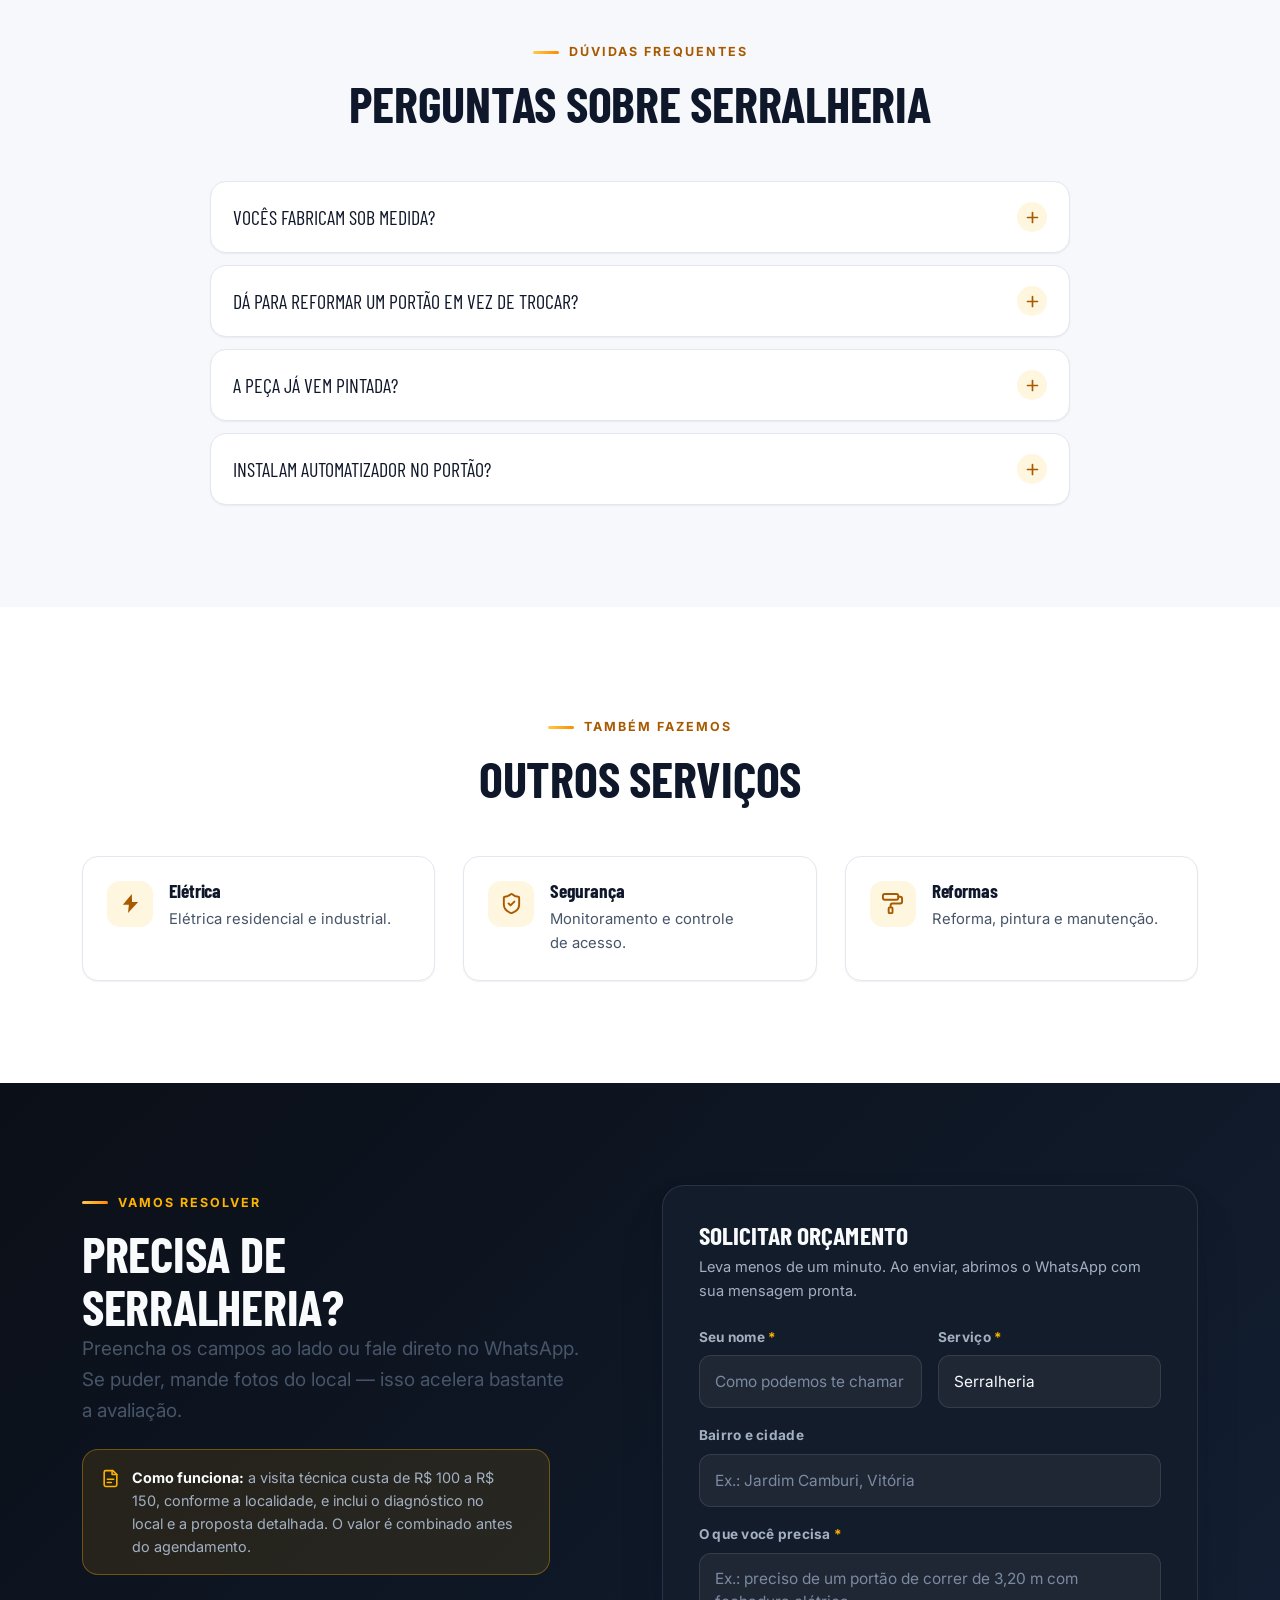
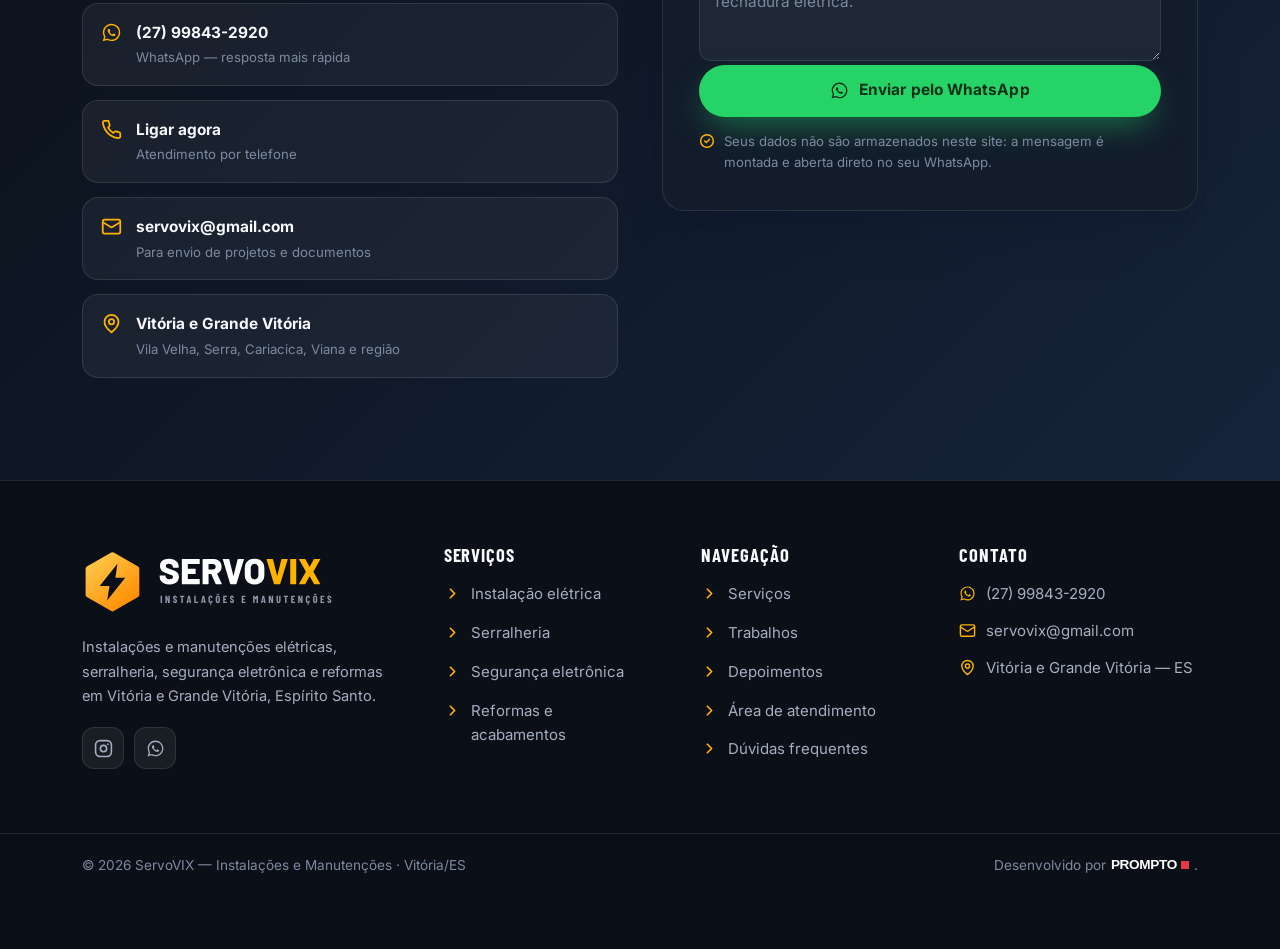
<file: serralheria.html>
<!DOCTYPE html>
<html lang="pt-BR">
<head>
<meta charset="utf-8">
<meta name="viewport" content="width=device-width, initial-scale=1">
<title>Serralheria em Vitória/ES | Portões e Grades | ServoVIX</title>
<meta name="description" content="Serralheiro em Vitória e Grande Vitória: portões, grades, portas metálicas, corrimãos e soldagem sob medida. Orçamento pelo WhatsApp.">
<link rel="canonical" href="https://servovix.com.br/serralheria.html">
<meta name="theme-color" content="#0B0F17">
<meta name="robots" content="index,follow,max-image-preview:large">

<meta property="og:type" content="website">
<meta property="og:locale" content="pt_BR">
<meta property="og:site_name" content="ServoVIX">
<meta property="og:title" content="Serralheria em Vitória/ES | Portões e Grades | ServoVIX">
<meta property="og:description" content="Serralheiro em Vitória e Grande Vitória: portões, grades, portas metálicas, corrimãos e soldagem sob medida. Orçamento pelo WhatsApp.">
<meta property="og:url" content="https://servovix.com.br/serralheria.html">
<meta property="og:image" content="https://servovix.com.br/assets/brand/og-image.jpg">
<meta property="og:image:width" content="1200">
<meta property="og:image:height" content="630">
<meta name="twitter:card" content="summary_large_image">
<meta name="twitter:title" content="Serralheria em Vitória/ES | Portões e Grades | ServoVIX">
<meta name="twitter:description" content="Serralheiro em Vitória e Grande Vitória: portões, grades, portas metálicas, corrimãos e soldagem sob medida. Orçamento pelo WhatsApp.">
<meta name="twitter:image" content="https://servovix.com.br/assets/brand/og-image.jpg">

<link rel="icon" href="/favicon.ico" sizes="any">
<link rel="icon" type="image/svg+xml" href="/assets/brand/favicon.svg">
<link rel="apple-touch-icon" href="/assets/brand/icon-180.png">
<link rel="manifest" href="/site.webmanifest">

<link rel="preconnect" href="https://fonts.googleapis.com">
<link rel="preconnect" href="https://fonts.gstatic.com" crossorigin>
<link rel="stylesheet" href="https://fonts.googleapis.com/css2?family=Barlow+Condensed:wght@600;700&family=Inter:wght@400;500;600;700;800&display=swap">
<link rel="stylesheet" href="/assets/css/servovix.css">

<script type="application/ld+json">
{
  "@context": "https://schema.org",
  "@graph": [
    {
      "@type": "Service",
      "@id": "https://servovix.com.br/serralheria.html#service",
      "name": "Serralheria e estruturas metálicas",
      "serviceType": "Serralheria e estruturas metálicas",
      "description": "Serralheiro em Vitória e Grande Vitória: portões, grades, portas metálicas, corrimãos e soldagem sob medida. Orçamento pelo WhatsApp.",
      "url": "https://servovix.com.br/serralheria.html",
      "provider": {
        "@id": "https://servovix.com.br/#business"
      },
      "areaServed": [
        {
          "@type": "City",
          "name": "Vitória"
        },
        {
          "@type": "City",
          "name": "Vila Velha"
        },
        {
          "@type": "City",
          "name": "Serra"
        },
        {
          "@type": "City",
          "name": "Cariacica"
        },
        {
          "@type": "City",
          "name": "Viana"
        },
        {
          "@type": "City",
          "name": "Guarapari"
        }
      ],
      "hasOfferCatalog": {
        "@type": "OfferCatalog",
        "name": "Serralheria e estruturas metálicas",
        "itemListElement": [
          {
            "@type": "Offer",
            "itemOffered": {
              "@type": "Service",
              "name": "Portões"
            }
          },
          {
            "@type": "Offer",
            "itemOffered": {
              "@type": "Service",
              "name": "Grades e gradis"
            }
          },
          {
            "@type": "Offer",
            "itemOffered": {
              "@type": "Service",
              "name": "Portas metálicas"
            }
          },
          {
            "@type": "Offer",
            "itemOffered": {
              "@type": "Service",
              "name": "Corrimãos e guarda-corpos"
            }
          },
          {
            "@type": "Offer",
            "itemOffered": {
              "@type": "Service",
              "name": "Estruturas e suportes"
            }
          },
          {
            "@type": "Offer",
            "itemOffered": {
              "@type": "Service",
              "name": "Soldagem e reparos"
            }
          },
          {
            "@type": "Offer",
            "itemOffered": {
              "@type": "Service",
              "name": "Ajuste e alinhamento"
            }
          },
          {
            "@type": "Offer",
            "itemOffered": {
              "@type": "Service",
              "name": "Proteção anticorrosiva"
            }
          }
        ]
      }
    },
    {
      "@type": "BreadcrumbList",
      "itemListElement": [
        {
          "@type": "ListItem",
          "position": 1,
          "name": "Início",
          "item": "https://servovix.com.br/"
        },
        {
          "@type": "ListItem",
          "position": 2,
          "name": "Serralheria",
          "item": "https://servovix.com.br/serralheria.html"
        }
      ]
    },
    {
      "@type": "FAQPage",
      "mainEntity": [
        {
          "@type": "Question",
          "name": "Vocês fabricam sob medida?",
          "acceptedAnswer": {
            "@type": "Answer",
            "text": "Sim. As peças são medidas no local e fabricadas para o vão existente — o que evita adaptação improvisada na hora de instalar."
          }
        },
        {
          "@type": "Question",
          "name": "Dá para reformar um portão em vez de trocar?",
          "acceptedAnswer": {
            "@type": "Answer",
            "text": "Em muitos casos sim. Reforço de estrutura, troca de roldanas e trilhos, recuperação de pontos com ferrugem e nova pintura costumam devolver a vida útil da peça por bem menos que um portão novo."
          }
        },
        {
          "@type": "Question",
          "name": "A peça já vem pintada?",
          "acceptedAnswer": {
            "@type": "Answer",
            "text": "Fazemos o tratamento da superfície e a pintura de acabamento, importantes na região por causa da maresia. A cor é combinada antes da execução."
          }
        },
        {
          "@type": "Question",
          "name": "Instalam automatizador no portão?",
          "acceptedAnswer": {
            "@type": "Answer",
            "text": "Sim — e essa é uma vantagem de resolver tudo com a mesma equipe: a estrutura e a automação ficam ajustadas uma à outra. Veja também segurança eletrônica."
          }
        }
      ]
    }
  ]
}
</script>
</head>
<body>

<a class="skip" href="#main">Ir para o conteúdo</a>

<svg width="0" height="0" style="position:absolute" aria-hidden="true" focusable="false">
  <defs>
    <g id="i-base" fill="none" stroke="currentColor" stroke-width="2" stroke-linecap="round" stroke-linejoin="round"></g>
  </defs>
  <symbol id="i-wa" viewBox="0 0 24 24"><path fill="currentColor" d="M12.04 2C6.58 2 2.13 6.45 2.13 11.91c0 1.75.46 3.45 1.32 4.95L2 22l5.25-1.38a9.9 9.9 0 0 0 4.79 1.22h.01c5.46 0 9.91-4.45 9.91-9.91 0-2.65-1.03-5.14-2.9-7.01A9.82 9.82 0 0 0 12.04 2m0 1.67c2.2 0 4.27.86 5.83 2.42a8.2 8.2 0 0 1 2.41 5.82c0 4.54-3.7 8.24-8.25 8.24a8.24 8.24 0 0 1-4.2-1.15l-.3-.18-3.12.82.83-3.04-.2-.31a8.2 8.2 0 0 1-1.26-4.38c0-4.54 3.7-8.24 8.26-8.24m-3.1 4.2c-.15 0-.39.06-.6.27-.2.21-.79.77-.79 1.87 0 1.1.81 2.17.92 2.32.11.15 1.56 2.38 3.78 3.34.53.23.94.36 1.26.47.53.17 1.01.14 1.39.09.43-.06 1.31-.54 1.5-1.05.18-.52.18-.96.13-1.05-.06-.09-.2-.15-.42-.26-.22-.11-1.31-.65-1.51-.72-.2-.08-.35-.11-.5.1-.14.22-.57.72-.7.87-.13.15-.26.17-.48.06-.22-.11-.93-.34-1.78-1.1-.66-.59-1.1-1.31-1.23-1.53-.13-.22-.01-.34.1-.45.1-.1.22-.26.33-.39.11-.13.15-.22.22-.37.08-.15.04-.28-.02-.39-.05-.11-.49-1.2-.68-1.64-.18-.42-.36-.37-.49-.37z"/></symbol>
  <symbol id="i-phone" viewBox="0 0 24 24"><path fill="none" stroke="currentColor" stroke-width="2" stroke-linecap="round" stroke-linejoin="round" d="M22 16.92v3a2 2 0 0 1-2.18 2 19.8 19.8 0 0 1-8.63-3.07 19.5 19.5 0 0 1-6-6A19.8 19.8 0 0 1 2.12 4.2 2 2 0 0 1 4.11 2h3a2 2 0 0 1 2 1.72c.13.96.36 1.9.7 2.81a2 2 0 0 1-.45 2.11L8.09 9.91a16 16 0 0 0 6 6l1.27-1.27a2 2 0 0 1 2.11-.45c.91.34 1.85.57 2.81.7A2 2 0 0 1 22 16.92"/></symbol>
  <symbol id="i-mail" viewBox="0 0 24 24"><g fill="none" stroke="currentColor" stroke-width="2" stroke-linecap="round" stroke-linejoin="round"><rect width="20" height="16" x="2" y="4" rx="2"/><path d="m22 7-8.97 5.7a1.94 1.94 0 0 1-2.06 0L2 7"/></g></symbol>
  <symbol id="i-pin" viewBox="0 0 24 24"><g fill="none" stroke="currentColor" stroke-width="2" stroke-linecap="round" stroke-linejoin="round"><path d="M20 10c0 6-8 12-8 12s-8-6-8-12a8 8 0 0 1 16 0"/><circle cx="12" cy="10" r="3"/></g></symbol>
  <symbol id="i-bolt" viewBox="0 0 24 24"><path fill="currentColor" d="M13.4 2 4 13.3h6.3L9.4 22 20 10.4h-6.4z"/></symbol>
  <symbol id="i-shield" viewBox="0 0 24 24"><g fill="none" stroke="currentColor" stroke-width="2" stroke-linecap="round" stroke-linejoin="round"><path d="M20 13c0 5-3.5 7.5-7.66 8.95a1 1 0 0 1-.67 0C7.5 20.5 4 18 4 13V6a1 1 0 0 1 1-1c2 0 4.5-1.2 6.24-2.72a1.17 1.17 0 0 1 1.52 0C14.51 3.81 17 5 19 5a1 1 0 0 1 1 1z"/><path d="m9 12 2 2 4-4"/></g></symbol>
  <symbol id="i-gate" viewBox="0 0 24 24"><g fill="none" stroke="currentColor" stroke-width="2" stroke-linecap="round" stroke-linejoin="round"><path d="M3 21V8l9-5 9 5v13"/><path d="M3 21h18M12 3v18M7.5 5.5V21M16.5 5.5V21M3 12h18M3 16.5h18"/></g></symbol>
  <symbol id="i-roller" viewBox="0 0 24 24"><g fill="none" stroke="currentColor" stroke-width="2" stroke-linecap="round" stroke-linejoin="round"><rect width="16" height="6" x="2" y="2" rx="2"/><path d="M10 16v-2a2 2 0 0 1 2-2h8a2 2 0 0 0 2-2V7a2 2 0 0 0-2-2h-2"/><rect width="4" height="6" x="8" y="16" rx="1"/></g></symbol>
  <symbol id="i-check" viewBox="0 0 24 24"><g fill="none" stroke="currentColor" stroke-width="2.2" stroke-linecap="round" stroke-linejoin="round"><circle cx="12" cy="12" r="9.5"/><path d="m8.5 12 2.4 2.4 4.6-4.8"/></g></symbol>
  <symbol id="i-arrow" viewBox="0 0 24 24"><path fill="none" stroke="currentColor" stroke-width="2.2" stroke-linecap="round" stroke-linejoin="round" d="M5 12h14m-6-7 7 7-7 7"/></symbol>
  <symbol id="i-star" viewBox="0 0 24 24"><path fill="currentColor" d="m12 2 3.09 6.26L22 9.27l-5 4.87 1.18 6.88L12 17.77l-6.18 3.25L7 14.14 2 9.27l6.91-1.01z"/></symbol>
  <symbol id="i-clock" viewBox="0 0 24 24"><g fill="none" stroke="currentColor" stroke-width="2" stroke-linecap="round" stroke-linejoin="round"><circle cx="12" cy="12" r="9.5"/><path d="M12 6.5V12l3.5 2"/></g></symbol>
  <symbol id="i-doc" viewBox="0 0 24 24"><g fill="none" stroke="currentColor" stroke-width="2" stroke-linecap="round" stroke-linejoin="round"><path d="M15 2H6a2 2 0 0 0-2 2v16a2 2 0 0 0 2 2h12a2 2 0 0 0 2-2V7z"/><path d="M14 2v5h6M8 13h8M8 17h5"/></g></symbol>
  <symbol id="i-tools" viewBox="0 0 24 24"><path fill="none" stroke="currentColor" stroke-width="2" stroke-linecap="round" stroke-linejoin="round" d="M14.7 6.3a1 1 0 0 0 0 1.4l1.6 1.6a1 1 0 0 0 1.4 0l3.77-3.77a6 6 0 0 1-7.94 7.94l-6.91 6.91a2.12 2.12 0 0 1-3-3l6.91-6.91a6 6 0 0 1 7.94-7.94z"/></symbol>
  <symbol id="i-gem" viewBox="0 0 24 24"><g fill="none" stroke="currentColor" stroke-width="2" stroke-linecap="round" stroke-linejoin="round"><path d="M6 3h12l4 6-10 12L2 9z"/><path d="M2 9h20M12 21 8 9l3-6M12 21l4-12-3-6"/></g></symbol>
  <symbol id="i-user" viewBox="0 0 24 24"><g fill="none" stroke="currentColor" stroke-width="2" stroke-linecap="round" stroke-linejoin="round"><path d="M20 21v-2a4 4 0 0 0-4-4H8a4 4 0 0 0-4 4v2"/><circle cx="12" cy="7" r="4"/></g></symbol>
  <symbol id="i-ig" viewBox="0 0 24 24"><g fill="none" stroke="currentColor" stroke-width="2" stroke-linecap="round" stroke-linejoin="round"><rect width="20" height="20" x="2" y="2" rx="5.5"/><circle cx="12" cy="12" r="4"/><circle cx="17.5" cy="6.5" r="1.1" fill="currentColor" stroke="none"/></g></symbol>
  <symbol id="i-menu" viewBox="0 0 24 24"><path fill="none" stroke="currentColor" stroke-width="2" stroke-linecap="round" d="M4 7h16M4 12h16M4 17h16"/></symbol>
  <symbol id="i-close" viewBox="0 0 24 24"><path fill="none" stroke="currentColor" stroke-width="2" stroke-linecap="round" d="M18 6 6 18M6 6l12 12"/></symbol>
  <symbol id="i-plus" viewBox="0 0 24 24"><path fill="none" stroke="currentColor" stroke-width="2.4" stroke-linecap="round" d="M5 12h14M12 5v14"/></symbol>
  <symbol id="i-chev" viewBox="0 0 24 24"><path fill="none" stroke="currentColor" stroke-width="2.4" stroke-linecap="round" stroke-linejoin="round" d="m9 18 6-6-6-6"/></symbol>
</svg>


<!-- ===== Barra superior ===== -->
<div class="topbar">
  <div class="wrap">
    <div class="topbar-l">
      <a href="tel:+5527998432920">
        <svg aria-hidden="true"><use href="#i-phone"/></svg>(27) 99843-2920</a>
      <span class="topbar-local">
        <svg aria-hidden="true"><use href="#i-pin"/></svg><span><span class="so-lg">Vitória e </span>Grande Vitória — ES</span></span>
    </div>
    <div class="topbar-r hide-sm"><span>Visita técnica de R$ 100 a R$ 150</span></div>
  </div>
</div>

<!-- ===== Cabeçalho ===== -->
<header class="hdr">
  <div class="wrap">
    <a class="brand" href="/" aria-label="ServoVIX — página inicial">
      <img src="/assets/brand/servovix-logo-compact.svg" alt="ServoVIX — Instalações e Manutenções" width="170" height="40">
    </a>
    <nav class="nav" aria-label="Navegação principal">
      <a href="/eletrica.html">Elétrica</a>
      <a href="/serralheria.html" aria-current="page">Serralheria</a>
      <a href="/seguranca.html">Segurança</a>
      <a href="/reformas.html">Reformas</a>
      <a href="/#trabalhos">Trabalhos</a>
      <a href="#contato">Contato</a>
    </nav>
    <div class="hdr-cta">
      <a class="btn btn--primary btn--sm" href="https://wa.me/5527998432920?text=Ol%C3%A1!%20Vim%20pelo%20site%20e%20gostaria%20de%20um%20or%C3%A7amento." target="_blank" rel="noopener">
        <svg aria-hidden="true"><use href="#i-wa"/></svg>Pedir orçamento</a>
      <button class="burger" id="burger" aria-label="Abrir menu" aria-expanded="false" aria-controls="drawer">
        <svg aria-hidden="true"><use href="#i-menu"/></svg>
      </button>
    </div>
  </div>
</header>

<!-- ===== Menu mobile ===== -->
<div class="drawer" id="drawer" data-open="false" aria-hidden="true">
  <div class="drawer__veil" data-close></div>
  <div class="drawer__panel" role="dialog" aria-modal="true" aria-label="Menu">
    <div class="drawer__top">
      <img src="/assets/brand/servovix-logo-compact.svg" alt="ServoVIX" width="153" height="36">
      <button class="burger" data-close aria-label="Fechar menu"><svg aria-hidden="true"><use href="#i-close"/></svg></button>
    </div>
    <a class="dlink" href="/eletrica.html">Elétrica</a>
    <a class="dlink" href="/serralheria.html">Serralheria</a>
    <a class="dlink" href="/seguranca.html">Segurança</a>
    <a class="dlink" href="/reformas.html">Reformas</a>
    <a class="dlink" href="/#trabalhos">Trabalhos</a>
    <a class="dlink" href="#faq">Dúvidas</a>
    <a class="dlink" href="#contato">Contato</a>
    <a class="btn btn--wa" href="https://wa.me/5527998432920?text=Ol%C3%A1!%20Vim%20pelo%20site%20e%20gostaria%20de%20um%20or%C3%A7amento." target="_blank" rel="noopener">
      <svg aria-hidden="true"><use href="#i-wa"/></svg>Falar no WhatsApp</a>
  </div>
</div>


<main id="main">

  <!-- ===== Hero ===== -->
  <section class="hero mesh">
    <div class="wrap">
      <div>
        <nav class="crumb" aria-label="Você está aqui">
          <a href="/">Início</a><svg aria-hidden="true"><use href="#i-chev"/></svg><span>Serralheria</span>
        </nav>
        <p class="eyebrow">Estruturas metálicas sob medida</p>
        <h1 class="h1">Serralheria e <em>estruturas metálicas</em></h1>
        <p class="lead">Fabricação, instalação e reparo de peças em metal feitas para o seu vão e para o seu uso — com solda bem acabada e proteção contra corrosão.</p>
        <div class="btn-row">
          <a class="btn btn--wa" href="https://wa.me/5527998432920?text=Ol%C3%A1!%20Vim%20pelo%20site%20e%20gostaria%20de%20um%20or%C3%A7amento%20de%20serralheria." target="_blank" rel="noopener"><svg aria-hidden="true"><use href="#i-wa"/></svg>Pedir orçamento no WhatsApp</a>
          <a class="btn btn--ghost" href="#escopo">O que fazemos<svg aria-hidden="true"><use href="#i-arrow"/></svg></a>
        </div>
      </div>
      <div class="hero-art">
        <div class="hero-art__frame"><picture><source srcset="/img/portao.webp" type="image/webp"><img src="/img/portao.jpg" width="1200" height="900" alt="Instalação de portão metálico, com soldagem feita no local" fetchpriority="high"></picture></div>
        <div class="hero-art__badge"><strong>Sob medida</strong><span>Fabricado para o seu vão</span></div>
      </div>
    </div>
  </section>

  <!-- ===== Escopo ===== -->
  <section class="sec" id="escopo">
    <div class="wrap">
      <div class="sec-head rv">
        <p class="eyebrow">Escopo do serviço</p>
        <h2 class="h2">O que fazemos</h2>
        <p class="lead">Trabalho de serralheiro bom é aquele que ninguém percebe: o portão corre liso, a grade encaixa no vão e a solda não aparece. Isso depende de medir certo no local, escolher o perfil adequado e tratar o metal antes da pintura — não só de soldar.</p>
      </div>
      <ul class="scope rv">
          <li><svg aria-hidden="true"><use href="#i-check"/></svg><span><b>Portões</b> — de correr, basculante e social, fabricados sob medida</span></li>
          <li><svg aria-hidden="true"><use href="#i-check"/></svg><span><b>Grades e gradis</b> — proteção para janelas, sacadas, muros e áreas de acesso</span></li>
          <li><svg aria-hidden="true"><use href="#i-check"/></svg><span><b>Portas metálicas</b> — portas de serviço, de acesso e de áreas técnicas</span></li>
          <li><svg aria-hidden="true"><use href="#i-check"/></svg><span><b>Corrimãos e guarda-corpos</b> — escadas, rampas e sacadas</span></li>
          <li><svg aria-hidden="true"><use href="#i-check"/></svg><span><b>Estruturas e suportes</b> — bases para caixa d'água, ar-condicionado e equipamentos</span></li>
          <li><svg aria-hidden="true"><use href="#i-check"/></svg><span><b>Soldagem e reparos</b> — reforço e recuperação de peças existentes</span></li>
          <li><svg aria-hidden="true"><use href="#i-check"/></svg><span><b>Ajuste e alinhamento</b> — regulagem de portões, troca de roldanas e trilhos</span></li>
          <li><svg aria-hidden="true"><use href="#i-check"/></svg><span><b>Proteção anticorrosiva</b> — tratamento da superfície e pintura de acabamento</span></li>
      </ul>
      <div class="btn-row rv" style="margin-top:36px">
        <a class="btn btn--primary" href="https://wa.me/5527998432920?text=Ol%C3%A1!%20Vim%20pelo%20site%20e%20gostaria%20de%20um%20or%C3%A7amento%20de%20serralheria." target="_blank" rel="noopener"><svg aria-hidden="true"><use href="#i-wa"/></svg>Falar sobre o meu caso</a>
      </div>
    </div>
  </section>

  <section class="sec " id="galeria">
    <div class="wrap">
      <div class="sec-head rv">
        <p class="eyebrow">Trabalhos realizados</p>
        <h2 class="h2">Serviços executados</h2>
        <p class="lead">Estamos ampliando o registro fotográfico desta frente. Para ver trabalhos recentes, acompanhe o <a href="https://www.instagram.com/servovix.servicos" target="_blank" rel="noopener" class="link-amber">Instagram da ServoVIX</a> ou peça fotos de serviços parecidos pelo WhatsApp.</p>
      </div>
      <div class="shots">
        <figure class="shot rv"><picture><source srcset="/img/portao.webp" type="image/webp"><img src="/img/portao.jpg" width="1200" height="900" alt="Portão metálico sendo instalado e soldado no local" loading="lazy"></picture><figcaption>Portão instalado e soldado no local, com alinhamento conferido no vão.</figcaption></figure>
        <figure class="shot rv" data-delay="70"><picture><source srcset="/img/fechadura1.webp" type="image/webp"><img src="/img/fechadura1.jpg" width="1200" height="900" alt="Fechadura elétrica instalada em portão metálico" loading="lazy"></picture><figcaption>Fechadura elétrica integrada ao portão — serralheria e automação na mesma visita.</figcaption></figure>
      </div>
    </div>
  </section>

  <!-- ===== Processo ===== -->
  <section class="sec sec--dark mesh">
    <div class="wrap">
      <div class="sec-head sec-head--c rv">
        <p class="eyebrow" style="justify-content:center">Como funciona</p>
        <h2 class="h2">Do contato à entrega</h2>
      </div>
      <div class="grid g-4">
        <div class="feat rv"><span class="feat__ico"><svg aria-hidden="true"><use href="#i-doc"/></svg></span><div><h3>1. Contato</h3><p>Você descreve a necessidade pelo WhatsApp. Fotos do local adiantam a análise.</p></div></div>
        <div class="feat rv" data-delay="60"><span class="feat__ico"><svg aria-hidden="true"><use href="#i-tools"/></svg></span><div><h3>2. Diagnóstico</h3><p>Avaliação no local para identificar a causa e definir a melhor solução.</p></div></div>
        <div class="feat rv" data-delay="120"><span class="feat__ico"><svg aria-hidden="true"><use href="#i-gem"/></svg></span><div><h3>3. Orçamento</h3><p>Proposta com escopo, material e prazo. Você aprova antes de começar.</p></div></div>
        <div class="feat rv" data-delay="180"><span class="feat__ico"><svg aria-hidden="true"><use href="#i-check"/></svg></span><div><h3>4. Execução</h3><p>Serviço executado, testado e área entregue limpa e organizada.</p></div></div>
      </div>
    </div>
  </section>

  <!-- ===== FAQ ===== -->
  <section class="sec sec--alt" id="faq">
    <div class="wrap">
      <div class="sec-head sec-head--c rv">
        <p class="eyebrow" style="justify-content:center">Dúvidas frequentes</p>
        <h2 class="h2">Perguntas sobre serralheria</h2>
      </div>
      <div class="faq">
        <div class="ac rv" data-open="false">
          <button class="ac__btn" aria-expanded="false" aria-controls="q1">Vocês fabricam sob medida?<span class="ac__ico"><svg aria-hidden="true"><use href="#i-plus"/></svg></span></button>
          <div class="ac__panel" id="q1" aria-hidden="true"><div><p>Sim. As peças são medidas no local e fabricadas para o vão existente — o que evita adaptação improvisada na hora de instalar.</p></div></div>
        </div>
        <div class="ac rv" data-open="false">
          <button class="ac__btn" aria-expanded="false" aria-controls="q2">Dá para reformar um portão em vez de trocar?<span class="ac__ico"><svg aria-hidden="true"><use href="#i-plus"/></svg></span></button>
          <div class="ac__panel" id="q2" aria-hidden="true"><div><p>Em muitos casos sim. Reforço de estrutura, troca de roldanas e trilhos, recuperação de pontos com ferrugem e nova pintura costumam devolver a vida útil da peça por bem menos que um portão novo.</p></div></div>
        </div>
        <div class="ac rv" data-open="false">
          <button class="ac__btn" aria-expanded="false" aria-controls="q3">A peça já vem pintada?<span class="ac__ico"><svg aria-hidden="true"><use href="#i-plus"/></svg></span></button>
          <div class="ac__panel" id="q3" aria-hidden="true"><div><p>Fazemos o tratamento da superfície e a pintura de acabamento, importantes na região por causa da maresia. A cor é combinada antes da execução.</p></div></div>
        </div>
        <div class="ac rv" data-open="false">
          <button class="ac__btn" aria-expanded="false" aria-controls="q4">Instalam automatizador no portão?<span class="ac__ico"><svg aria-hidden="true"><use href="#i-plus"/></svg></span></button>
          <div class="ac__panel" id="q4" aria-hidden="true"><div><p>Sim — e essa é uma vantagem de resolver tudo com a mesma equipe: a estrutura e a automação ficam ajustadas uma à outra. Veja também <a href="/seguranca.html" class="link-amber">segurança eletrônica</a>.</p></div></div>
        </div>
      </div>
    </div>
  </section>

  <!-- ===== Outros serviços ===== -->
  <section class="sec">
    <div class="wrap">
      <div class="sec-head sec-head--c rv">
        <p class="eyebrow" style="justify-content:center">Também fazemos</p>
        <h2 class="h2">Outros serviços</h2>
      </div>
      <div class="grid g-3">
        <a class="feat rv" href="/eletrica.html">
          <span class="feat__ico"><svg aria-hidden="true"><use href="#i-bolt"/></svg></span>
          <div><h3>Elétrica</h3><p>Elétrica residencial e industrial.</p></div>
        </a>
        <a class="feat rv" data-delay="70" href="/seguranca.html">
          <span class="feat__ico"><svg aria-hidden="true"><use href="#i-shield"/></svg></span>
          <div><h3>Segurança</h3><p>Monitoramento e controle de acesso.</p></div>
        </a>
        <a class="feat rv" data-delay="140" href="/reformas.html">
          <span class="feat__ico"><svg aria-hidden="true"><use href="#i-roller"/></svg></span>
          <div><h3>Reformas</h3><p>Reforma, pintura e manutenção.</p></div>
        </a>
      </div>
    </div>
  </section>

  <!-- ===== Contato + orçamento ===== -->
  <section class="sec cta" id="contato">
    <div class="wrap" style="grid-template-columns:1fr">
      <div class="contact-grid">

        <div class="rv">
          <p class="eyebrow">Vamos resolver</p>
          <h2 class="h2">Precisa de<br>serralheria?</h2>
          <p class="lead">Preencha os campos ao lado ou fale direto no WhatsApp. Se puder, mande fotos do local — isso acelera bastante a avaliação.</p>
          <p class="aviso-orcamento"><svg aria-hidden="true"><use href="#i-doc"/></svg><span><b>Como funciona:</b> a visita técnica custa de R$ 100 a R$ 150, conforme a localidade, e inclui o diagnóstico no local e a proposta detalhada. O valor é combinado antes do agendamento.</span></p>

          <div class="contact-list">
            <a href="https://wa.me/5527998432920?text=Ol%C3%A1!%20Vim%20pelo%20site%20e%20gostaria%20de%20um%20or%C3%A7amento%20de%20serralheria." target="_blank" rel="noopener"><svg aria-hidden="true"><use href="#i-wa"/></svg>
              <span><b>(27) 99843-2920</b><small>WhatsApp — resposta mais rápida</small></span></a>
            <a href="tel:+5527998432920"><svg aria-hidden="true"><use href="#i-phone"/></svg>
              <span><b>Ligar agora</b><small>Atendimento por telefone</small></span></a>
            <a href="mailto:servovix@gmail.com"><svg aria-hidden="true"><use href="#i-mail"/></svg>
              <span><b>servovix@gmail.com</b><small>Para envio de projetos e documentos</small></span></a>
            <span><svg aria-hidden="true"><use href="#i-pin"/></svg>
              <span><b>Vitória e Grande Vitória</b><small>Vila Velha, Serra, Cariacica, Viana e região</small></span></span>
          </div>
        </div>

        <div class="rv" data-delay="90">
          <form class="qform" id="orcamento" novalidate>
            <h3 class="h3" style="margin-bottom:6px;color:var(--inv)">Solicitar orçamento</h3>
            <p style="font-size:14.6px;color:var(--inv-2);margin-bottom:22px">Leva menos de um minuto. Ao enviar, abrimos o WhatsApp com sua mensagem pronta.</p>
            <div class="qform__grid">
              <div class="field">
                <label for="c-nome">Seu nome <span class="req">*</span></label>
                <input id="c-nome" name="nome" type="text" autocomplete="name" placeholder="Como podemos te chamar" required>
                <span class="err">Preencha seu nome.</span>
              </div>
              <div class="field">
                <label for="c-servico">Serviço <span class="req">*</span></label>
                <select id="c-servico" name="servico" required>
                  <option value="">Selecione…</option>
                  <option>Instalação elétrica</option>
                  <option selected>Serralheria</option>
                  <option>Segurança eletrônica</option>
                  <option>Reformas e acabamentos</option>
                  <option>Mais de um serviço</option>
                  <option>Não sei / preciso de orientação</option>
                </select>
                <span class="err">Escolha um serviço.</span>
              </div>
              <div class="field full">
                <label for="c-local">Bairro e cidade</label>
                <input id="c-local" name="local" type="text" placeholder="Ex.: Jardim Camburi, Vitória">
              </div>
              <div class="field full">
                <label for="c-detalhe">O que você precisa <span class="req">*</span></label>
                <textarea id="c-detalhe" name="detalhe" data-min="8" placeholder="Ex.: preciso de um portão de correr de 3,20 m com fechadura elétrica." required></textarea>
                <span class="err">Conte um pouco mais sobre o serviço.</span>
              </div>
            </div>
            <button class="btn btn--wa" type="submit"><svg aria-hidden="true"><use href="#i-wa"/></svg>Enviar pelo WhatsApp</button>
            <p class="qform__note"><svg aria-hidden="true"><use href="#i-check"/></svg>
              Seus dados não são armazenados neste site: a mensagem é montada e aberta direto no seu WhatsApp.</p>
          </form>
        </div>

      </div>
    </div>
  </section>

</main>

<!-- ===== Rodapé ===== -->
<footer class="ft">
  <div class="wrap">
    <div>
      <img class="flogo" src="/assets/brand/servovix-logo.svg" alt="ServoVIX — Instalações e Manutenções" width="250" height="72">
      <p>Instalações e manutenções elétricas, serralheria, segurança eletrônica e reformas em Vitória e Grande Vitória, Espírito Santo.</p>
      <div class="social">
        <a href="https://www.instagram.com/servovix.servicos" target="_blank" rel="noopener" aria-label="Instagram da ServoVIX"><svg aria-hidden="true"><use href="#i-ig"/></svg></a>
        <a href="https://wa.me/5527998432920" target="_blank" rel="noopener" aria-label="WhatsApp da ServoVIX"><svg aria-hidden="true"><use href="#i-wa"/></svg></a>
      </div>
    </div>

    <div>
      <h4>Serviços</h4>
      <ul>
        <li><a href="/eletrica.html"><svg aria-hidden="true"><use href="#i-chev"/></svg>Instalação elétrica</a></li>
        <li><a href="/serralheria.html"><svg aria-hidden="true"><use href="#i-chev"/></svg>Serralheria</a></li>
        <li><a href="/seguranca.html"><svg aria-hidden="true"><use href="#i-chev"/></svg>Segurança eletrônica</a></li>
        <li><a href="/reformas.html"><svg aria-hidden="true"><use href="#i-chev"/></svg>Reformas e acabamentos</a></li>
      </ul>
    </div>

    <div>
      <h4>Navegação</h4>
      <ul>
        <li><a href="/#servicos"><svg aria-hidden="true"><use href="#i-chev"/></svg>Serviços</a></li>
        <li><a href="/#trabalhos"><svg aria-hidden="true"><use href="#i-chev"/></svg>Trabalhos</a></li>
        <li><a href="/#depoimentos"><svg aria-hidden="true"><use href="#i-chev"/></svg>Depoimentos</a></li>
        <li><a href="/#area"><svg aria-hidden="true"><use href="#i-chev"/></svg>Área de atendimento</a></li>
        <li><a href="#faq"><svg aria-hidden="true"><use href="#i-chev"/></svg>Dúvidas frequentes</a></li>
      </ul>
    </div>

    <div>
      <h4>Contato</h4>
      <address>
        <a href="https://wa.me/5527998432920?text=Ol%C3%A1!%20Vim%20pelo%20site%20e%20gostaria%20de%20um%20or%C3%A7amento." target="_blank" rel="noopener">
          <svg aria-hidden="true"><use href="#i-wa"/></svg>(27) 99843-2920</a>
        <a href="mailto:servovix@gmail.com"><svg aria-hidden="true"><use href="#i-mail"/></svg>servovix@gmail.com</a>
        <span style="display:inline-flex;gap:10px;align-items:flex-start">
          <svg aria-hidden="true"><use href="#i-pin"/></svg>Vitória e Grande Vitória — ES</span>
      </address>
    </div>
  </div>

  <div class="ft__bar">
    <div class="wrap">
      <span>© <span id="ano">2026</span> ServoVIX — Instalações e Manutenções · Vitória/ES</span>
      <span class="credito">Desenvolvido por <a href="https://souprompto.com.br" target="_blank" rel="noopener noreferrer" aria-label="PROMPTO">PROMPTO<span class="credito__marca" aria-hidden="true"></span></a>.</span>
    </div>
  </div>
</footer>

<a class="fab" href="https://wa.me/5527998432920?text=Ol%C3%A1!%20Vim%20pelo%20site%20e%20gostaria%20de%20um%20or%C3%A7amento." target="_blank" rel="noopener" aria-label="Falar no WhatsApp">
  <svg aria-hidden="true"><use href="#i-wa"/></svg><span>Orçamento</span>
</a>

<!-- Barra fixa de ação (mobile) -->
<nav class="actionbar" aria-label="Ações rápidas">
  <a class="btn btn--ghost" href="tel:+5527998432920">
    <svg aria-hidden="true"><use href="#i-phone"/></svg>Ligar
  </a>
  <a class="btn btn--wa" href="https://wa.me/5527998432920?text=Ol%C3%A1!%20Vim%20pelo%20site%20e%20gostaria%20de%20um%20or%C3%A7amento." target="_blank" rel="noopener">
    <svg aria-hidden="true"><use href="#i-wa"/></svg>Pedir orçamento
  </a>
</nav>

<script>document.getElementById("ano").textContent=new Date().getFullYear();</script>
<script src="/assets/js/servovix.js" defer></script>
</body>
</html>
</file>
<file: assets/css/servovix.css>
/* ==========================================================================
   ServoVIX - Design System
   Instalacoes e Manutencoes - Vitoria/ES
   ========================================================================== */

/* ---------- 1. Tokens ---------- */
:root{
  --ink:#0B0F17;      --ink-2:#0F1520;     --surface:#131C2B;    --surface-2:#1A2434;
  --paper:#FFFFFF;    --paper-2:#F6F8FB;   --paper-3:#EDF1F7;
  --line:#E2E8F0;     --line-2:#CBD5E1;    --line-dark:rgba(255,255,255,.10);

  --amber:#FFB300;    --amber-2:#FF8A00;   --amber-3:#FFC94A;
  --amber-soft:rgba(255,179,0,.12);
  --amber-ink:#A85A00;   /* ambar escurecido: 5.09:1 sobre branco, mesmo matiz da marca */
  --wa:#25D366;       --wa-2:#1EBE5A;

  --txt:#0F172A;      --txt-2:#475569;     --txt-3:#64748B;
  --inv:#F8FAFC;      --inv-2:#A3B0C2;     --inv-3:#7C8AA0;

  --r-xs:8px; --r-sm:12px; --r:16px; --r-lg:22px; --r-full:999px;
  --sh-1:0 1px 2px rgba(15,23,42,.06);
  --sh-2:0 6px 20px -6px rgba(15,23,42,.12), 0 2px 6px -2px rgba(15,23,42,.06);
  --sh-3:0 28px 56px -16px rgba(15,23,42,.22), 0 8px 20px -8px rgba(15,23,42,.10);
  --sh-amber:0 14px 34px -10px rgba(255,138,0,.55);

  --container:1180px;
  --fd:"Barlow Condensed","Barlow Semi Condensed",system-ui,sans-serif;
  --fb:"Inter",system-ui,-apple-system,"Segoe UI",Roboto,sans-serif;
  --ease:cubic-bezier(.22,.61,.36,1);
  --hdr:74px;
}

/* ---------- 2. Reset ---------- */
*,*::before,*::after{box-sizing:border-box}
*{margin:0}
html{-webkit-text-size-adjust:100%;scroll-behavior:smooth;scroll-padding-top:calc(var(--hdr) + 18px)}
body{
  font-family:var(--fb);font-size:16.5px;line-height:1.65;color:var(--txt);
  background:var(--paper);-webkit-font-smoothing:antialiased;text-rendering:optimizeLegibility;
  overflow-x:hidden;
}
img,svg,video{display:block;max-width:100%}
img{height:auto}
a{color:inherit;text-decoration:none}
button,input,textarea,select{font:inherit;color:inherit}
ul,ol{list-style:none;padding:0}
h1,h2,h3,h4{font-family:var(--fd);font-weight:700;line-height:1.05;letter-spacing:-.005em;text-wrap:balance}
p{text-wrap:pretty}
:focus-visible{outline:3px solid var(--amber);outline-offset:3px;border-radius:4px}
@media (prefers-reduced-motion:reduce){
  html{scroll-behavior:auto}
  *,*::before,*::after{animation-duration:.001ms!important;transition-duration:.001ms!important}
}

/* ---------- 3. Layout ---------- */
.wrap{width:100%;max-width:var(--container);margin-inline:auto;padding-inline:clamp(18px,4vw,32px)}
.sec{padding-block:clamp(56px,8vw,104px)}
.sec--tight{padding-block:clamp(40px,5vw,64px)}
.sec--dark{background:var(--ink);color:var(--inv);position:relative;isolation:isolate}
.sec--alt{background:var(--paper-2)}
.grid{display:grid;gap:clamp(18px,2.4vw,28px)}
.g-2{grid-template-columns:repeat(auto-fit,minmax(290px,1fr))}
.g-3{grid-template-columns:repeat(auto-fit,minmax(268px,1fr))}
.g-4{grid-template-columns:repeat(auto-fit,minmax(222px,1fr))}
.skip{position:absolute;left:-9999px;top:0;z-index:200;background:var(--amber);color:var(--ink);
  padding:12px 20px;border-radius:0 0 var(--r-sm) 0;font-weight:700}
.skip:focus{left:0}

/* grade tecnica de fundo */
.mesh::before{
  content:"";position:absolute;inset:0;z-index:-1;pointer-events:none;
  background-image:linear-gradient(rgba(255,255,255,.045) 1px,transparent 1px),
                   linear-gradient(90deg,rgba(255,255,255,.045) 1px,transparent 1px);
  background-size:52px 52px;
  -webkit-mask-image:radial-gradient(120% 80% at 50% 0%,#000 35%,transparent 78%);
          mask-image:radial-gradient(120% 80% at 50% 0%,#000 35%,transparent 78%);
}

/* ---------- 4. Tipografia utilitaria ---------- */
.eyebrow{
  font-family:var(--fb);font-size:12.5px;font-weight:700;letter-spacing:.16em;text-transform:uppercase;
  color:var(--amber-2);display:inline-flex;align-items:center;gap:10px;margin-bottom:14px
}
.sec--dark .eyebrow{color:var(--amber)}
.eyebrow::before{content:"";width:26px;height:3px;border-radius:2px;background:linear-gradient(90deg,var(--amber-3),var(--amber-2))}
.h1{font-size:clamp(2.6rem,6.4vw,4.55rem);text-transform:uppercase;letter-spacing:-.012em}
.h2{font-size:clamp(2.05rem,4.3vw,3.15rem);text-transform:uppercase}
.h3{font-size:clamp(1.35rem,2.1vw,1.6rem);text-transform:uppercase;letter-spacing:.002em}
.lead{font-size:clamp(1.02rem,1.55vw,1.18rem);color:var(--txt-2);max-width:62ch}
.sec--dark .lead{color:var(--inv-2)}
.muted{color:var(--txt-3)}
.sec--dark .muted{color:var(--inv-3)}
.sec-head{max-width:66ch;margin-bottom:clamp(32px,4vw,52px)}
.sec-head--c{margin-inline:auto;text-align:center}
.amber{color:var(--amber-2)}
.sec--dark .amber{color:var(--amber)}

/* ---------- 5. Botoes ---------- */
.btn{
  --bg:var(--amber);--fg:var(--ink);
  display:inline-flex;align-items:center;justify-content:center;gap:10px;
  padding:14px 26px;border:0;border-radius:var(--r-full);background:var(--bg);color:var(--fg);
  font-family:var(--fb);font-weight:700;font-size:15.5px;letter-spacing:.005em;cursor:pointer;
  transition:transform .18s var(--ease),box-shadow .18s var(--ease),background .18s var(--ease);
  white-space:nowrap;line-height:1.2
}
.btn svg{width:19px;height:19px;flex:none}
.btn:hover{transform:translateY(-2px)}
.btn:active{transform:translateY(0)}
.btn--primary{background:linear-gradient(135deg,var(--amber-3),var(--amber-2));box-shadow:var(--sh-amber)}
.btn--primary:hover{box-shadow:0 18px 40px -10px rgba(255,138,0,.68)}
.btn--wa{background:var(--wa);color:#04301A;box-shadow:0 14px 34px -10px rgba(37,211,102,.55)}
.btn--wa:hover{background:var(--wa-2)}
.btn--ghost{background:transparent;color:var(--inv);box-shadow:inset 0 0 0 1.5px rgba(255,255,255,.24)}
.btn--ghost:hover{background:rgba(255,255,255,.07);box-shadow:inset 0 0 0 1.5px rgba(255,255,255,.4)}
.btn--dark{background:var(--ink);color:var(--inv)}
.btn--dark:hover{background:var(--surface)}
.btn--sm{padding:11px 20px;font-size:14.5px}
.btn-row{display:flex;flex-wrap:wrap;gap:14px;align-items:center}

/* ---------- 6. Header ---------- */
.topbar{background:var(--ink);color:var(--inv-2);font-size:13.5px;border-bottom:1px solid var(--line-dark)}
.topbar .wrap{display:flex;align-items:center;justify-content:space-between;gap:16px;min-height:40px;flex-wrap:wrap}
.topbar a{display:inline-flex;align-items:center;gap:7px;transition:color .18s}
.topbar a:hover{color:var(--amber)}
.topbar svg{width:15px;height:15px;color:var(--amber)}
.topbar-l,.topbar-r{display:flex;align-items:center;gap:20px;flex-wrap:wrap}
@media (max-width:720px){.topbar .hide-sm{display:none}}

.hdr{position:sticky;top:0;z-index:90;background:rgba(11,15,23,.90);backdrop-filter:blur(14px) saturate(150%);
  border-bottom:1px solid var(--line-dark);transition:background .25s,box-shadow .25s}
.hdr.is-stuck{background:rgba(11,15,23,.97);box-shadow:0 10px 30px -12px rgba(0,0,0,.6)}
.hdr .wrap{display:flex;align-items:center;justify-content:space-between;gap:18px;min-height:var(--hdr)}
.brand{display:flex;align-items:center;gap:12px;flex:none}
.brand img{height:40px;width:auto}
.nav{display:flex;align-items:center;gap:4px}
.nav a{
  position:relative;padding:10px 14px;border-radius:var(--r-xs);color:var(--inv);
  font-weight:600;font-size:15.2px;transition:color .18s,background .18s
}
.nav a::after{content:"";position:absolute;left:14px;right:14px;bottom:5px;height:2px;border-radius:2px;
  background:var(--amber);transform:scaleX(0);transform-origin:left;transition:transform .22s var(--ease)}
.nav a:hover,.nav a[aria-current="page"]{color:var(--amber)}
.nav a:hover::after,.nav a[aria-current="page"]::after{transform:scaleX(1)}
.hdr-cta{display:flex;align-items:center;gap:10px}
.burger{display:none;width:46px;height:46px;align-items:center;justify-content:center;border:0;
  background:rgba(255,255,255,.07);border-radius:var(--r-xs);color:var(--inv);cursor:pointer}
.burger svg{width:24px;height:24px}
.drawer{display:none}
@media (max-width:1000px){
  .nav,.hdr-cta .btn{display:none}
  .burger{display:inline-flex}
  .drawer{display:block;position:fixed;inset:0;z-index:95;visibility:hidden;pointer-events:none}
  .drawer[data-open="true"]{visibility:visible;pointer-events:auto}
  .drawer__veil{position:absolute;inset:0;background:rgba(5,8,13,.66);opacity:0;transition:opacity .28s var(--ease);backdrop-filter:blur(2px)}
  .drawer[data-open="true"] .drawer__veil{opacity:1}
  .drawer__panel{position:absolute;top:0;right:0;height:100%;width:min(86vw,360px);background:var(--ink-2);
    border-left:1px solid var(--line-dark);padding:20px;display:flex;flex-direction:column;gap:8px;
    transform:translateX(100%);transition:transform .32s var(--ease);overflow-y:auto}
  .drawer[data-open="true"] .drawer__panel{transform:translateX(0)}
  .drawer__top{display:flex;align-items:center;justify-content:space-between;margin-bottom:12px}
  .drawer__top img{height:36px;width:auto}
  .drawer a.dlink{color:var(--inv);font-family:var(--fd);font-size:1.45rem;text-transform:uppercase;
    padding:13px 12px;border-radius:var(--r-xs);border-bottom:1px solid var(--line-dark);transition:.18s}
  .drawer a.dlink:hover{background:rgba(255,255,255,.06);color:var(--amber);padding-left:18px}
  .drawer .btn{width:100%;margin-top:10px}
}
body.is-locked{overflow:hidden}

/* ---------- 7. Hero ---------- */
.hero{position:relative;background:var(--ink);color:var(--inv);overflow:hidden;isolation:isolate}
.hero::after{content:"";position:absolute;z-index:-1;width:min(780px,90vw);aspect-ratio:1;
  right:-14%;top:-28%;border-radius:50%;
  background:radial-gradient(circle,rgba(255,179,0,.19),rgba(255,179,0,0) 66%)}
.hero .wrap{display:grid;grid-template-columns:1.12fr .88fr;gap:clamp(28px,4vw,64px);
  align-items:center;padding-block:clamp(52px,7vw,96px)}
@media (max-width:960px){.hero .wrap{grid-template-columns:1fr}}
.hero h1{margin-bottom:20px}
.hero h1 em{font-style:normal;color:var(--amber);display:block}
.hero .lead{margin-bottom:30px;font-size:clamp(1.05rem,1.7vw,1.24rem);color:var(--inv-2)}
.hero-chips{display:flex;flex-wrap:wrap;gap:10px;margin-top:32px}
.chip{display:inline-flex;align-items:center;gap:9px;padding:9px 16px;border-radius:var(--r-full);
  background:rgba(255,255,255,.06);border:1px solid var(--line-dark);font-size:13.8px;font-weight:600;color:var(--inv)}
.chip svg{width:16px;height:16px;color:var(--amber);flex:none}

.hero-art{position:relative;justify-self:center;width:100%;max-width:440px}
.hero-art__frame{position:relative;border-radius:var(--r-lg);overflow:hidden;
  box-shadow:var(--sh-3);border:1px solid rgba(255,255,255,.13);aspect-ratio:4/5;background:var(--surface)}
.hero-art__frame img{width:100%;height:100%;object-fit:cover}
.hero-art__badge{position:absolute;left:-18px;bottom:26px;background:linear-gradient(135deg,var(--amber-3),var(--amber-2));
  color:var(--ink);padding:14px 20px;border-radius:var(--r);box-shadow:var(--sh-amber);max-width:248px}
.hero-art__badge strong{display:block;font-family:var(--fd);font-size:1.5rem;line-height:1;text-transform:uppercase}
.hero-art__badge span{font-size:12.8px;font-weight:600;opacity:.85}
@media (max-width:520px){.hero-art__badge{left:0;bottom:-12px}}

/* ---------- 8. Faixa de confianca ---------- */
.trust{background:var(--surface);border-block:1px solid var(--line-dark);color:var(--inv)}
.trust .wrap{display:grid;grid-template-columns:repeat(auto-fit,minmax(210px,1fr));gap:2px;padding:0}
.trust__i{padding:26px clamp(18px,2.6vw,30px);display:flex;gap:15px;align-items:flex-start;
  border-right:1px solid var(--line-dark)}
.trust__i:last-child{border-right:0}
.trust__i svg{width:26px;height:26px;color:var(--amber);flex:none;margin-top:3px}
.trust__i b{display:block;font-family:var(--fd);font-size:1.22rem;text-transform:uppercase;letter-spacing:.01em}
.trust__i span{font-size:13.8px;color:var(--inv-3);line-height:1.5}

/* ---------- 9. Cards de servico ---------- */
.svc{position:relative;background:var(--paper);border:1px solid var(--line);border-radius:var(--r-lg);
  overflow:hidden;display:flex;flex-direction:column;box-shadow:var(--sh-1);
  transition:transform .3s var(--ease),box-shadow .3s var(--ease),border-color .3s}
.svc:hover{transform:translateY(-6px);box-shadow:var(--sh-3);border-color:var(--line-2)}
.svc__media{position:relative;aspect-ratio:16/10;overflow:hidden;background:var(--paper-3)}
.svc__media img{width:100%;height:100%;object-fit:cover;transition:transform .55s var(--ease)}
.svc:hover .svc__media img{transform:scale(1.06)}
.svc__media::after{content:"";position:absolute;inset:0;background:linear-gradient(180deg,transparent 45%,rgba(11,15,23,.55))}
.svc__ico{position:absolute;left:18px;bottom:18px;z-index:2;width:50px;height:50px;border-radius:14px;
  display:grid;place-items:center;background:linear-gradient(135deg,var(--amber-3),var(--amber-2));
  color:var(--ink);box-shadow:var(--sh-2)}
.svc__ico svg{width:26px;height:26px}
.svc__body{padding:24px clamp(20px,2.4vw,26px) 26px;display:flex;flex-direction:column;flex:1}
.svc__body h3{margin-bottom:10px}
.svc__body p{color:var(--txt-2);font-size:15.4px;margin-bottom:16px}
.tags{display:flex;flex-wrap:wrap;gap:7px;margin-bottom:20px}
.tags li{font-size:12.6px;font-weight:600;color:var(--txt-2);background:var(--paper-2);
  border:1px solid var(--line);padding:5px 11px;border-radius:var(--r-full)}
.svc__link{margin-top:auto;display:inline-flex;align-items:center;gap:8px;font-weight:700;
  color:var(--amber-2);font-size:15px}
.svc__link svg{width:17px;height:17px;transition:transform .22s var(--ease)}
.svc:hover .svc__link svg{transform:translateX(5px)}

/* ---------- 10. Diferenciais ---------- */
.feat{display:flex;gap:16px;padding:24px;border-radius:var(--r);background:var(--paper);
  border:1px solid var(--line);box-shadow:var(--sh-1);transition:.28s var(--ease)}
.feat:hover{transform:translateY(-4px);box-shadow:var(--sh-2)}
.sec--dark .feat{background:rgba(255,255,255,.045);border-color:var(--line-dark);box-shadow:none}
.sec--dark .feat:hover{background:rgba(255,255,255,.075)}
.feat__ico{width:46px;height:46px;border-radius:13px;flex:none;display:grid;place-items:center;
  background:var(--amber-soft);color:var(--amber-2)}
.sec--dark .feat__ico{color:var(--amber)}
.feat__ico svg{width:23px;height:23px}
.feat h3{font-size:1.2rem;margin-bottom:6px}
.feat p{font-size:14.8px;color:var(--txt-2)}
.sec--dark .feat p{color:var(--inv-2)}

/* ---------- 11. Processo ---------- */
.steps{counter-reset:s;display:grid;gap:clamp(18px,2.4vw,26px);
  grid-template-columns:repeat(auto-fit,minmax(230px,1fr))}
.step{position:relative;padding:30px 24px 26px;border-radius:var(--r);background:var(--paper);
  border:1px solid var(--line);box-shadow:var(--sh-1)}
.step::before{counter-increment:s;content:"0" counter(s);position:absolute;top:-16px;left:22px;
  font-family:var(--fd);font-size:2.6rem;font-weight:700;color:var(--amber);opacity:.9;line-height:1}
.step h3{font-size:1.18rem;margin:16px 0 8px}
.step p{font-size:14.8px;color:var(--txt-2)}

/* ---------- 12. Antes e Depois ---------- */
.ba{display:grid;gap:clamp(18px,2.4vw,26px);grid-template-columns:repeat(auto-fit,minmax(300px,1fr))}
.ba__card{background:var(--paper);border:1px solid var(--line);border-radius:var(--r-lg);
  overflow:hidden;box-shadow:var(--sh-1);transition:.3s var(--ease)}
.ba__card:hover{box-shadow:var(--sh-2);transform:translateY(-4px)}
.ba__pair{display:grid;grid-template-columns:1fr 1fr}
.ba__side{position:relative;aspect-ratio:3/4;overflow:hidden;background:var(--paper-3)}
.ba__side img{width:100%;height:100%;object-fit:cover}
.ba__side+.ba__side{border-left:2px solid var(--paper)}
.ba__tag{position:absolute;top:12px;left:12px;z-index:2;font-size:11.4px;font-weight:800;letter-spacing:.09em;
  text-transform:uppercase;padding:5px 11px;border-radius:var(--r-full);backdrop-filter:blur(6px)}
.ba__tag--a{background:rgba(11,15,23,.78);color:#fff}
.ba__tag--d{background:linear-gradient(135deg,var(--amber-3),var(--amber-2));color:var(--ink)}
.ba__cap{padding:16px 20px 18px;font-size:14.6px;color:var(--txt-2);border-top:1px solid var(--line)}
.ba__cap b{display:block;color:var(--txt);font-family:var(--fd);font-size:1.14rem;text-transform:uppercase;margin-bottom:3px}

/* galeria simples */
.shots{display:grid;gap:clamp(14px,2vw,22px);grid-template-columns:repeat(auto-fit,minmax(230px,1fr))}
.shot{border-radius:var(--r);overflow:hidden;border:1px solid var(--line);background:var(--paper);box-shadow:var(--sh-1)}
.shot img{width:100%;aspect-ratio:4/3;object-fit:cover;transition:transform .5s var(--ease)}
.shot:hover img{transform:scale(1.05)}
.shot figcaption{padding:13px 16px;font-size:14px;color:var(--txt-2);border-top:1px solid var(--line)}

/* ---------- 13. Lista de escopo ---------- */
.scope{display:grid;gap:12px 26px;grid-template-columns:repeat(auto-fit,minmax(290px,1fr))}
.scope li{display:flex;gap:12px;align-items:flex-start;font-size:15.6px;color:var(--txt-2);
  padding:11px 0;border-bottom:1px solid var(--line)}
.sec--dark .scope li{color:var(--inv-2);border-color:var(--line-dark)}
.scope svg{width:21px;height:21px;color:var(--amber-2);flex:none;margin-top:2px}
.sec--dark .scope svg{color:var(--amber)}
.scope b{color:var(--txt);font-weight:650}
.sec--dark .scope b{color:var(--inv)}

/* ---------- 14. Depoimentos ---------- */
.quote{position:relative;background:var(--paper);border:1px solid var(--line);border-radius:var(--r-lg);
  padding:30px 26px 26px;box-shadow:var(--sh-1);display:flex;flex-direction:column;gap:16px;
  transition:.3s var(--ease)}
.quote:hover{transform:translateY(-5px);box-shadow:var(--sh-2)}
.quote__stars{display:flex;gap:3px;color:var(--amber)}
.quote__stars svg{width:18px;height:18px}
.quote p{font-size:15.8px;color:var(--txt-2);flex:1}
.quote footer{display:flex;align-items:center;gap:12px;padding-top:14px;border-top:1px solid var(--line)}
.avatar{width:42px;height:42px;border-radius:50%;flex:none;display:grid;place-items:center;
  background:linear-gradient(135deg,var(--amber-3),var(--amber-2));color:var(--ink);
  font-family:var(--fd);font-size:1.22rem;font-weight:700}
.quote cite{font-style:normal;font-weight:700;font-size:15px;display:block;color:var(--txt)}
.quote small{color:var(--txt-3);font-size:13px}

/* ---------- 15. Area de atendimento ---------- */
.areas{display:flex;flex-wrap:wrap;gap:10px}
.areas li{display:inline-flex;align-items:center;gap:8px;padding:10px 18px;border-radius:var(--r-full);
  background:rgba(255,255,255,.06);border:1px solid var(--line-dark);font-weight:600;font-size:14.6px}
.areas svg{width:15px;height:15px;color:var(--amber)}

/* ---------- 16. FAQ ---------- */
.faq{max-width:860px;margin-inline:auto;display:grid;gap:12px}
.ac{background:var(--paper);border:1px solid var(--line);border-radius:var(--r);overflow:hidden;
  box-shadow:var(--sh-1);transition:border-color .22s}
.ac[data-open="true"]{border-color:var(--amber)}
.ac__btn{width:100%;display:flex;align-items:center;justify-content:space-between;gap:18px;
  padding:20px 22px;background:none;border:0;cursor:pointer;text-align:left;
  font-family:var(--fd);font-size:1.24rem;text-transform:uppercase;color:var(--txt);line-height:1.25}
.ac__btn:hover{color:var(--amber-2)}
.ac__ico{width:30px;height:30px;border-radius:50%;flex:none;display:grid;place-items:center;
  background:var(--amber-soft);color:var(--amber-2);transition:transform .28s var(--ease),background .22s}
.ac__ico svg{width:17px;height:17px}
.ac[data-open="true"] .ac__ico{transform:rotate(45deg);background:var(--amber);color:var(--ink)}
.ac__panel{display:grid;grid-template-rows:0fr;transition:grid-template-rows .3s var(--ease)}
.ac[data-open="true"] .ac__panel{grid-template-rows:1fr}
.ac__panel>div{overflow:hidden}
.ac__panel p{padding:0 22px 22px;color:var(--txt-2);font-size:15.4px}

/* ---------- 17. CTA final ---------- */
.cta{position:relative;background:linear-gradient(135deg,var(--ink) 0%,#101a2a 58%,#16233a 100%);
  color:var(--inv);overflow:hidden;isolation:isolate}
.cta::after{content:"";position:absolute;z-index:-1;inset:auto -10% -60% auto;left:-10%;height:420px;
  background:radial-gradient(60% 100% at 30% 100%,rgba(255,179,0,.2),transparent 70%)}
.cta .wrap{display:grid;grid-template-columns:1.25fr .75fr;gap:clamp(26px,4vw,56px);align-items:center}
@media (max-width:860px){.cta .wrap{grid-template-columns:1fr;text-align:center}
  .cta .btn-row{justify-content:center}.cta .eyebrow{justify-content:center}}

/* ---------- 18. Footer ---------- */
.ft{background:var(--ink);color:var(--inv-2);border-top:1px solid var(--line-dark);font-size:15px}
.ft .wrap{display:grid;gap:clamp(30px,4vw,50px);padding-block:clamp(44px,5vw,64px);
  grid-template-columns:1.5fr 1fr 1fr 1.15fr}
@media (max-width:900px){.ft .wrap{grid-template-columns:repeat(auto-fit,minmax(215px,1fr))}}
.ft h4{font-family:var(--fd);font-size:1.16rem;text-transform:uppercase;color:var(--inv);
  letter-spacing:.05em;margin-bottom:18px}
.ft img.flogo{height:72px;width:auto;margin-bottom:18px}
.ft p{font-size:14.6px;line-height:1.7;max-width:34ch}
.ft ul{display:grid;gap:11px}
.ft li a,.ft address a{display:inline-flex;align-items:flex-start;gap:10px;transition:color .18s;font-style:normal}
.ft li a:hover,.ft address a:hover{color:var(--amber)}
.ft svg{width:17px;height:17px;color:var(--amber);flex:none;margin-top:3px}
.ft address{display:grid;gap:12px;font-style:normal}
.social{display:flex;gap:10px;margin-top:18px}
.social a{width:42px;height:42px;border-radius:12px;display:grid;place-items:center;
  background:rgba(255,255,255,.06);border:1px solid var(--line-dark);transition:.22s var(--ease)}
.social a:hover{background:var(--amber);color:var(--ink);transform:translateY(-3px)}
.social svg{width:19px;height:19px;color:inherit;margin:0}
.ft__bar{border-top:1px solid var(--line-dark)}
.ft__bar .wrap{display:flex;flex-wrap:wrap;gap:12px;align-items:center;justify-content:space-between;
  padding-block:20px;font-size:13.6px;color:var(--inv-3)}

/* ---------- 19. WhatsApp flutuante ---------- */
.fab{position:fixed;right:clamp(16px,3vw,26px);bottom:clamp(16px,3vw,26px);z-index:80;
  display:inline-flex;align-items:center;gap:11px;padding:14px 20px 14px 15px;border-radius:var(--r-full);
  background:var(--wa);color:#04301A;font-weight:800;font-size:15px;
  box-shadow:0 16px 38px -10px rgba(37,211,102,.6);transition:.25s var(--ease)}
.fab svg{width:27px;height:27px;flex:none}
.fab:hover{transform:translateY(-3px) scale(1.02);background:var(--wa-2)}
.fab span{display:inline}
@media (max-width:620px){.fab{padding:15px;gap:0}.fab span{display:none}}

/* ---------- 20. Breadcrumb ---------- */
.crumb{display:flex;flex-wrap:wrap;align-items:center;gap:9px;font-size:13.6px;color:var(--inv-3);margin-bottom:22px}
.crumb a:hover{color:var(--amber)}
.crumb svg{width:13px;height:13px;opacity:.55}

/* ---------- 21. Animacao de entrada ---------- */
.rv{opacity:0;transform:translateY(22px);transition:opacity .6s var(--ease),transform .6s var(--ease)}
.rv.in{opacity:1;transform:none}

/* ==========================================================================
   22. Camada de conversao
   ========================================================================== */

/* --- CTA com area de toque confortavel (min 52px) --- */
.btn{min-height:52px}
.btn--sm{min-height:44px}

/* --- Barra fixa de acao no mobile --- */
.actionbar{display:none}
@media (max-width:760px){
  .fab{display:none}
  .actionbar{
    display:grid;grid-template-columns:1fr 1.25fr;gap:10px;
    position:fixed;left:0;right:0;bottom:0;z-index:85;padding:10px 12px calc(10px + env(safe-area-inset-bottom));
    background:rgba(11,15,23,.94);backdrop-filter:blur(14px);border-top:1px solid var(--line-dark)
  }
  .actionbar .btn{width:100%;padding-inline:14px;font-size:15px}
  /* a folga da barra fixa sai do body (fundo branco, criava faixa clara)
     e vai para o rodape, que ja e escuro e encosta na barra sem emenda */
  body{padding-bottom:0}
}

/* --- Formulario de orcamento --- */
.qform{
  background:var(--paper);border:1px solid var(--line);border-radius:var(--r-lg);
  padding:clamp(24px,3.2vw,36px);box-shadow:var(--sh-3)
}
.sec--dark .qform,.cta .qform{background:var(--surface);border-color:var(--line-dark)}
.qform__grid{display:grid;gap:16px;grid-template-columns:1fr 1fr}
.qform__grid .full{grid-column:1/-1}
@media (max-width:620px){.qform__grid{grid-template-columns:1fr}}
.field{display:grid;gap:7px}
.field label{font-size:13.6px;font-weight:700;letter-spacing:.02em;color:var(--txt-2)}
.sec--dark .field label,.cta .field label{color:var(--inv-2)}
.field .req{color:var(--amber-2)}
.sec--dark .field .req,.cta .field .req{color:var(--amber)}
.field input,.field select,.field textarea{
  width:100%;padding:13px 15px;border-radius:var(--r-sm);border:1.5px solid var(--line);
  background:var(--paper);color:var(--txt);font-size:15.4px;font-family:var(--fb);
  transition:border-color .18s,box-shadow .18s;min-height:50px
}
.sec--dark .field input,.sec--dark .field select,.sec--dark .field textarea,
.cta .field input,.cta .field select,.cta .field textarea{
  background:rgba(255,255,255,.05);border-color:var(--line-dark);color:var(--inv)
}
.field textarea{min-height:108px;resize:vertical;line-height:1.55}
.field input:focus,.field select:focus,.field textarea:focus{
  outline:0;border-color:var(--amber);box-shadow:0 0 0 4px var(--amber-soft)
}
.field input::placeholder,.field textarea::placeholder{color:var(--txt-3)}
.sec--dark .field input::placeholder,.sec--dark .field textarea::placeholder,
.cta .field input::placeholder,.cta .field textarea::placeholder{color:var(--inv-3)}
.field select{appearance:none;cursor:pointer;
  background-image:url("data:image/svg+xml,%3Csvg xmlns='http://www.w3.org/2000/svg' viewBox='0 0 24 24' fill='none' stroke='%2364748B' stroke-width='2.4' stroke-linecap='round'%3E%3Cpath d='m6 9 6 6 6-6'/%3E%3C/svg%3E");
  background-repeat:no-repeat;background-position:right 14px center;background-size:18px;padding-right:42px}
.qform .btn{width:100%;margin-top:4px}
.qform__note{font-size:13.2px;color:var(--txt-3);margin-top:14px;display:flex;gap:9px;align-items:flex-start}
.sec--dark .qform__note,.cta .qform__note{color:var(--inv-3)}
.qform__note svg{width:16px;height:16px;color:var(--amber-2);flex:none;margin-top:2px}
.sec--dark .qform__note svg,.cta .qform__note svg{color:var(--amber)}
.field[data-error="true"] input,.field[data-error="true"] textarea,.field[data-error="true"] select{border-color:#EF4444}
.field .err{font-size:12.8px;color:#EF4444;display:none}
.field[data-error="true"] .err{display:block}

/* --- Bloco contato: form + dados --- */
.contact-grid{display:grid;grid-template-columns:1fr 1fr;gap:clamp(26px,3.4vw,48px);align-items:start}
@media (max-width:940px){.contact-grid{grid-template-columns:1fr}}
.contact-list{display:grid;gap:14px;margin-top:28px}
.contact-list a,.contact-list span{display:flex;gap:14px;align-items:flex-start;padding:16px 18px;
  border-radius:var(--r);background:rgba(255,255,255,.05);border:1px solid var(--line-dark);
  transition:.22s var(--ease)}
.contact-list a:hover{background:rgba(255,255,255,.09);transform:translateX(4px)}
.contact-list svg{width:21px;height:21px;color:var(--amber);flex:none;margin-top:2px}
.contact-list b{display:block;font-size:15.4px;color:var(--inv)}
.contact-list small{font-size:13.2px;color:var(--inv-3)}

/* --- Hero mais compacto no mobile (sinais de confianca acima da dobra) --- */
@media (max-width:620px){
  .hero .wrap{padding-block:34px 44px;gap:30px}
  .hero .lead{margin-bottom:22px;font-size:1.02rem}
  .hero h1{margin-bottom:14px}
  .hero-chips{margin-top:20px;gap:8px}
  .chip{padding:8px 13px;font-size:13px}
  .topbar .wrap{min-height:38px}
}

/* --- Correcao: bloco de contato nao herda a centralizacao do CTA --- */
.cta .contact-grid{text-align:left}
.cta .contact-grid .eyebrow{justify-content:flex-start}
.cta .contact-grid .btn-row{justify-content:flex-start}
.cta .contact-grid .lead{margin-inline:0}

/* --- Correcao de grid no desktop: cards grandes em 2 colunas (evita card orfao) --- */
@media (min-width:1000px){
  .g-2{grid-template-columns:repeat(2,1fr)}
  .ba{grid-template-columns:repeat(2,1fr)}
  .trust .wrap{grid-template-columns:repeat(4,1fr)}
}
@media (min-width:1000px) and (max-width:1180px){
  .g-3{grid-template-columns:repeat(3,1fr)}
}

/* --- Correcao: opcoes do <select> em fundo escuro ---
   O popup nativo do sistema usa fundo claro e herdava a cor branca do select,
   deixando as opcoes brancas sobre branco. Cores definidas explicitamente. */
.field select option,
.field select optgroup{
  background-color:#FFFFFF;
  color:#0F172A;
  font-weight:500;
}
.field select option:disabled{color:#94A3B8}

/* ==========================================================================
   23. Contraste: ambar legivel sobre fundo claro (WCAG AA)
   #FF8A00 sobre branco rende 2.36:1 e reprova para texto.
   --amber-ink (#A85A00) rende 5.09:1 mantendo o matiz da marca.
   Em fundo escuro o ambar vivo continua, pois ali ja passa com folga.
   ========================================================================== */
.eyebrow{color:var(--amber-ink)}
.svc__link{color:var(--amber-ink)}
.amber{color:var(--amber-ink)}
.ac__btn:hover{color:var(--amber-ink)}
.qform__note svg{color:var(--amber-ink)}
.field .req{color:var(--amber-ink)}
.scope svg{color:var(--amber-ink)}
.feat__ico{color:var(--amber-ink)}
.ac__ico{color:var(--amber-ink)}
a.link-amber{color:var(--amber-ink);font-weight:600}

/* em fundo escuro permanece o ambar vivo */
.sec--dark .eyebrow,.cta .eyebrow,.hero .eyebrow{color:var(--amber)}
.sec--dark .scope svg{color:var(--amber)}
.sec--dark .feat__ico{color:var(--amber)}
.sec--dark .qform__note svg,.cta .qform__note svg{color:var(--amber)}
.sec--dark .field .req,.cta .field .req{color:var(--amber)}
.sec--dark a.link-amber,.cta a.link-amber{color:var(--amber)}

/* etiquetas Antes/Depois: 11.4px era pequeno demais */
.ba__tag{font-size:12px}

/* ==========================================================================
   24. Alvos de toque
   ========================================================================== */

/* Card de servico inteiro clicavel: o link tinha so 25px de altura util.
   Nao ha outro elemento interativo dentro do card, entao a sobreposicao
   e segura e o texto continua selecionavel/legivel por leitor de tela. */
.svc__link::after{content:"";position:absolute;inset:0;z-index:3}
.svc:focus-within{border-color:var(--amber);box-shadow:var(--sh-2)}
.svc__link:focus-visible{outline:none}
.svc:focus-within{outline:3px solid var(--amber);outline-offset:3px}

/* Links do rodape com area de toque confortavel no mobile */
@media (max-width:760px){
  .ft li a,.ft address a{padding-block:8px}
  .ft ul{gap:4px}
}

/* ==========================================================================
   25. Aviso da politica de orcamento
   ========================================================================== */
.aviso-orcamento{
  display:flex;gap:12px;align-items:flex-start;margin-top:22px;padding:16px 18px;
  border-radius:var(--r);background:rgba(255,179,0,.10);border:1px solid rgba(255,179,0,.34);
  font-size:14.4px;line-height:1.6;color:var(--inv-2);max-width:52ch;text-align:left
}
.aviso-orcamento svg{width:19px;height:19px;color:var(--amber);flex:none;margin-top:3px}
.aviso-orcamento b{color:var(--inv);font-weight:700}

/* --- Correcao: o seletor .contact-list span atingia tambem o span interno,
   transformando-o em flex e colocando <b> e <small> lado a lado. Restringido
   aos filhos diretos; o bloco de texto volta a empilhar. --- */
.contact-list > a,.contact-list > span{display:flex;gap:14px;align-items:flex-start}
.contact-list > a > span,.contact-list > span > span{display:block;min-width:0;background:none;border:0;padding:0;border-radius:0}
.contact-list small{display:block;margin-top:2px}

/* ==========================================================================
   26. Barra superior: uma unica linha no mobile
   O span da localizacao tinha display inline, que vencia o .hide-sm da media
   query; a barra quebrava em duas linhas. Agora o texto encolhe em vez de
   sumir, e a linha e travada com nowrap.
   ========================================================================== */
.topbar-local{display:inline-flex;align-items:center;gap:7px}

@media (max-width:720px){
  .topbar{font-size:12.6px}
  .topbar .wrap{flex-wrap:nowrap;gap:10px;min-height:38px}
  .topbar-l{flex-wrap:nowrap;gap:12px;width:100%;justify-content:space-between}
  .topbar a,.topbar-local{white-space:nowrap}
  .so-lg{display:none}          /* "Vitória e " sai; fica "Grande Vitória — ES" */
}
@media (max-width:370px){
  .topbar{font-size:11.6px}
  .topbar svg{width:13px;height:13px}
  .topbar .wrap{padding-inline:14px;gap:8px}
  .topbar-l{gap:8px}
}

/* ==========================================================================
   27. Credito do desenvolvedor
   Formato conforme a referencia: marca em caixa alta, Arial, peso 800,
   branca, com quadrado vermelho de 8px logo apos.
   ========================================================================== */
.credito{display:inline-flex;align-items:center;gap:5px;white-space:nowrap}
.credito a{
  display:inline-flex;align-items:center;gap:4px;
  font-family:Arial,Helvetica,sans-serif;font-weight:800;letter-spacing:-.025em;
  color:#FFFFFF;text-decoration:none;transition:opacity .18s var(--ease)
}
.credito a:hover,.credito a:focus-visible{color:#FFFFFF;opacity:.82}
.credito__marca{display:inline-block;width:8px;height:8px;background:#E63946;flex:none}

/* O botao flutuante do WhatsApp fica fixo no canto e cobria a ultima linha do
   rodape. No mobile isso ja estava resolvido pelo padding do body (barra de
   acao); aqui a folga e so para o desktop. */
@media (min-width:761px){
  .ft__bar .wrap{padding-bottom:72px}
}

/* ==========================================================================
   28. Emenda entre rodape e barra de acao no mobile
   O padding ficava no body, cujo fundo e branco: aparecia uma faixa clara
   entre o rodape escuro e a barra fixa. A folga passa para o rodape, que se
   estende por tras da barra. Paginas sem rodape (404, offline) deixam de
   ganhar a folga, que la nao tinha barra nenhuma para justificar.
   ========================================================================== */
@media (max-width:760px){
  .ft__bar .wrap{padding-bottom:calc(86px + env(safe-area-inset-bottom))}
  .actionbar{background:#0B0F17;border-top:1px solid rgba(255,255,255,.12)}
}

/* O texto do selo precisava de 193,7px e tinha 190: "resolver" caía sozinho
   na linha de baixo por 3,7px. Com 248px sobra folga para variação de fonte
   entre aparelhos, e o selo continua cabendo no card (440px) e no mobile. */
.hero-art__badge span{text-wrap:balance}
</file>
